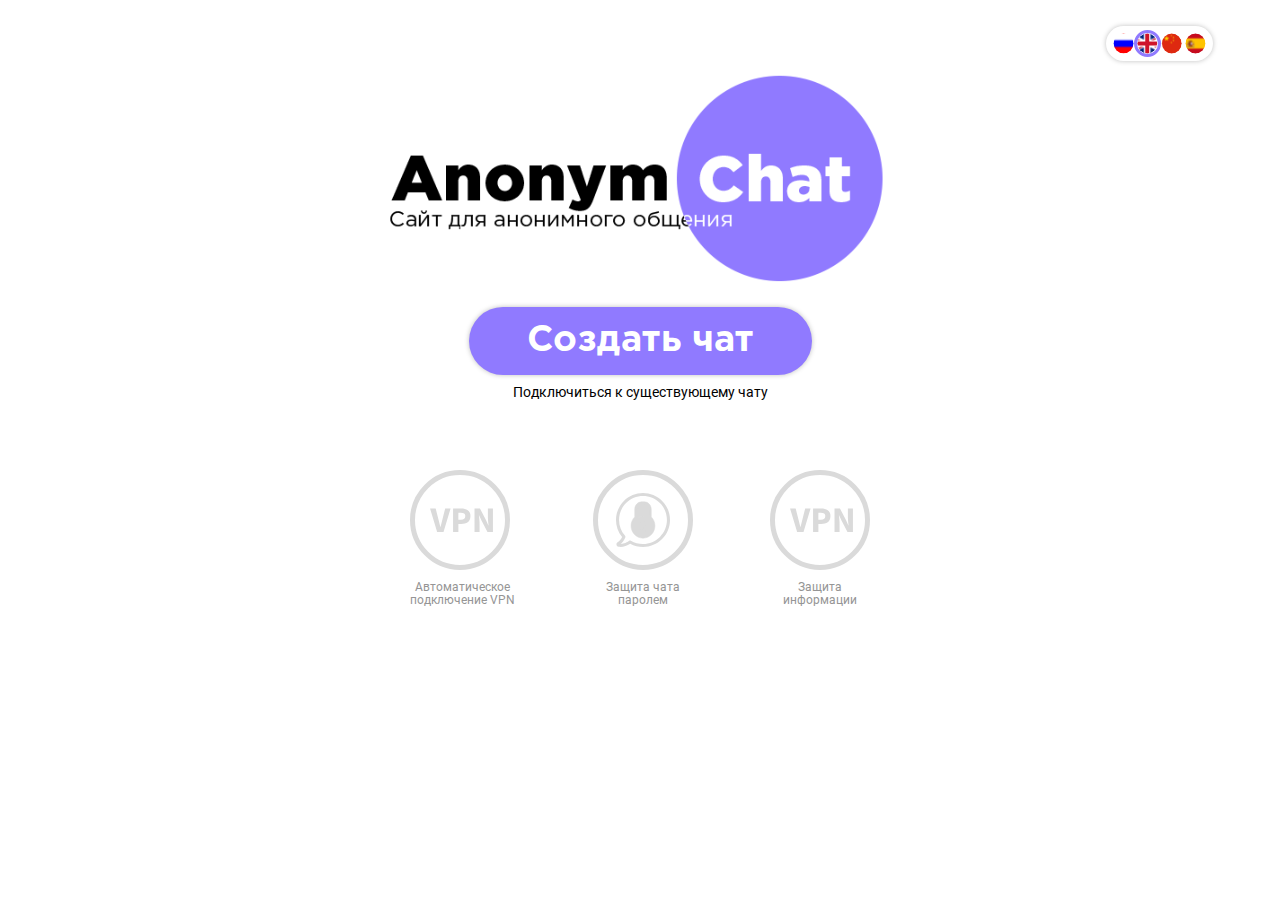
<file: index.html>
<!DOCTYPE html>
<html lang="en">

<head>
    <meta charset="UTF-8">
    <meta name="viewport" content="width=device-width, initial-scale=1.0">
    <!-- css -->
    <link rel="stylesheet" href="./assets/libs/bootstrap.min.css">
    <link rel="stylesheet" href="./assets/css/index.css">
    <link rel="stylesheet" href="./assets/css/main.css">
    <title>home page</title>
</head>

<body>
    <!-- lang start -->
    <div class="lang">
        <div class="main_container d-flex align-items-center justify-content-end">
            <div class="lang_in d-flex align-items-center">
                <button class="lang_btn d-flex align-items-center justify-content-center">
                    <img src="./assets/img/icons/flag1.svg" alt="flag">
                </button>
                <button class="lang_btn d-flex align-items-center justify-content-center active">
                    <img src="./assets/img/icons/flag2.svg" alt="flag">
                </button>
                <button class="lang_btn d-flex align-items-center justify-content-center">
                    <img src="./assets/img/icons/flag3.svg" alt="flag">
                </button>
                <button class="lang_btn d-flex align-items-center justify-content-center">
                    <img src="./assets/img/icons/flag4.svg" alt="flag">
                </button>
            </div>
        </div>
    </div>
    <!-- lang end -->
    <!-- create chat start -->
    <div class="create_chat d-flex justify-content-center">
        <div class="create_chat_in d-flex flex-column align-items-center">
            <div class="logo">
                <a href="#">
                    <img src="./assets/img/logo.svg" alt="logo">
                </a>
            </div>
            <div class="join_chat d-flex flex-column align-items-center">
                <button class="join_chat_btn modal_btn" data-filter="createchat">
                    <span>Создать чат</span>
                </button>
                <div class="join_existing_chat_btn modal_btn" data-filter="existingchat">Подключиться к существующему
                    чату</div>
            </div>
            <div class="create_chat_bottom d-flex justify-content-between position-relative">
                <div class="create_chat_bottom_item position-sm-relative">
                    <a class="create_chat_link">
                        <img src="./assets/img/icons/vpn.svg" alt="vpn">
                        <div class="description">Автоматическое <br> подключение VPN</div>
                    </a>
                    <div class="item_menu position-absolute">
                        Повседневная практика показывает, что постоянное информационно-пропагандистское обеспечение
                        нашей деятельности способствует подготовки и реализации направлений прогрессивного развития.
                        Товарищи! постоянный количественный рост
                    </div>
                </div>
                <div class="create_chat_bottom_item position-sm-relative">
                    <a class="create_chat_link d-flex flex-column align-items-center">
                        <img src="./assets/img/icons/parol.svg" alt="parol">
                        <div class="description">Защита чата <br> паролем</div>
                    </a>
                    <div class="item_menu item_menu_two position-absolute">
                        Повседневная практика показывает, что постоянное информационно-пропагандистское обеспечение
                        нашей деятельности способствует подготовки и реализации направлений прогрессивного развития.
                        Товарищи! постоянный количественный рост 222
                    </div>
                </div>
                <div class="create_chat_bottom_item position-sm-relative">
                    <a class="create_chat_link d-flex flex-column align-items-center">
                        <img src="./assets/img/icons/vpn.svg" alt="vpn">
                        <div class="description">Защита <br> информации</div>
                    </a>
                    <div class="item_menu position-absolute">
                        Повседневная практика показывает, что постоянное информационно-пропагандистское обеспечение
                        нашей деятельности способствует подготовки и реализации направлений прогрессивного развития.
                        Товарищи! постоянный количественный рост
                    </div>
                </div>
            </div>
        </div>
    </div>
    <!-- create chat end -->

    <!-- modal -->
    <div id="createchat" class="modal_wrapper create_chat_modal d-flex align-items-center">
        <div class="modal_in">
            <div class="head d-flex align-items-center justify-content-between">
                <span class="title">Создать чат</span>
                <button class="close_modal" data-filter="createchat">
                    <img src="./assets/img/icons/close.svg" alt="close">
                </button>
            </div>
            <div class="chat_link form_edit d-sm-flex align-items-center">
                <div class="label">Ссылка на чат</div>
                <div class="form_control d-flex align-items-stretch">
                    <input type="text" name="" id="chatlink" value="anonchat.ru/join/7eeF74e36R49ER4nMm"
                        placeholder="Введите название...">
                    <button class="chat_link_copy_btn d-flex align-items-center">
                        <img src="./assets/img/icons/copy.svg" alt="copy">
                        Копировать
                    </button>
                </div>
            </div>
            <div class="parol form_edit d-sm-flex align-items-center">
                <div class="label">Пароль</div>
                <div class="form_control d-flex align-items-stretch">
                    <input type="text" name="" id="parol" value="sadjiIDm4" placeholder="Введите пароль...">
                    <button class="parol_edit_btn d-flex align-items-center">
                        <img src="./assets/img/icons/pencil.svg" alt="pencil">
                    </button>
                </div>
            </div>
            <div class="form-check d-flex align-items-center justify-content-sm-start justify-content-center">
                <div class="left_block d-sm-block d-none"></div>
                <div class="d-flex align-items-center">
                    <input class="form-check-input" type="checkbox" value="" id="flexCheckDefault" checked>
                    <label class="form-check-label" for="flexCheckDefault">
                        Default checkbox
                    </label>
                </div>
            </div>
            <div class="modal_btns d-flex align-items-center justify-content-end">
                <a href="./chat.html" class="chat_go_btn">Перейти в чат</a>
                <button class="ready_btn">Готово</button>
            </div>
        </div>
    </div>
    <div id="existingchat" class="modal_wrapper existing_chat_join_modal d-flex align-items-center">
        <div class="modal_in">
            <div class="head d-flex align-items-center justify-content-between">
                <span class="title">Подключиться к существующему чату</span>
                <button class="close_modal" data-filter="existingchat">
                    <img src="./assets/img/icons/close.svg" alt="close">
                </button>
            </div>
            <div class="chat_link form_edit d-sm-flex align-items-center">
                <div class="label">Ссылка на чат</div>
                <div class="form_control d-flex align-items-stretch">
                    <input type="text" name="" id="chatlink2" placeholder="Введите название...">
                </div>
            </div>
            <div class="parol form_edit d-sm-flex align-items-center">
                <div class="label">Пароль</div>
                <div class="form_control d-flex align-items-stretch">
                    <input type="password" name="" id="parol2" placeholder="Введите пароль...">
                </div>
            </div>
            <div class="modal_btns d-flex align-items-center justify-content-end">
                <button class="add_btn">Добавить</button>
                <button class="cancel_btn close_modal" data-filter="existingchat">Отмена</button>
            </div>
        </div>
    </div>


    <!-- js -->
    <script src="./assets/libs/bootstrap.bundle.min.js"></script>
    <script src="./assets/js/app.js"></script>
</body>

</html>
</file>
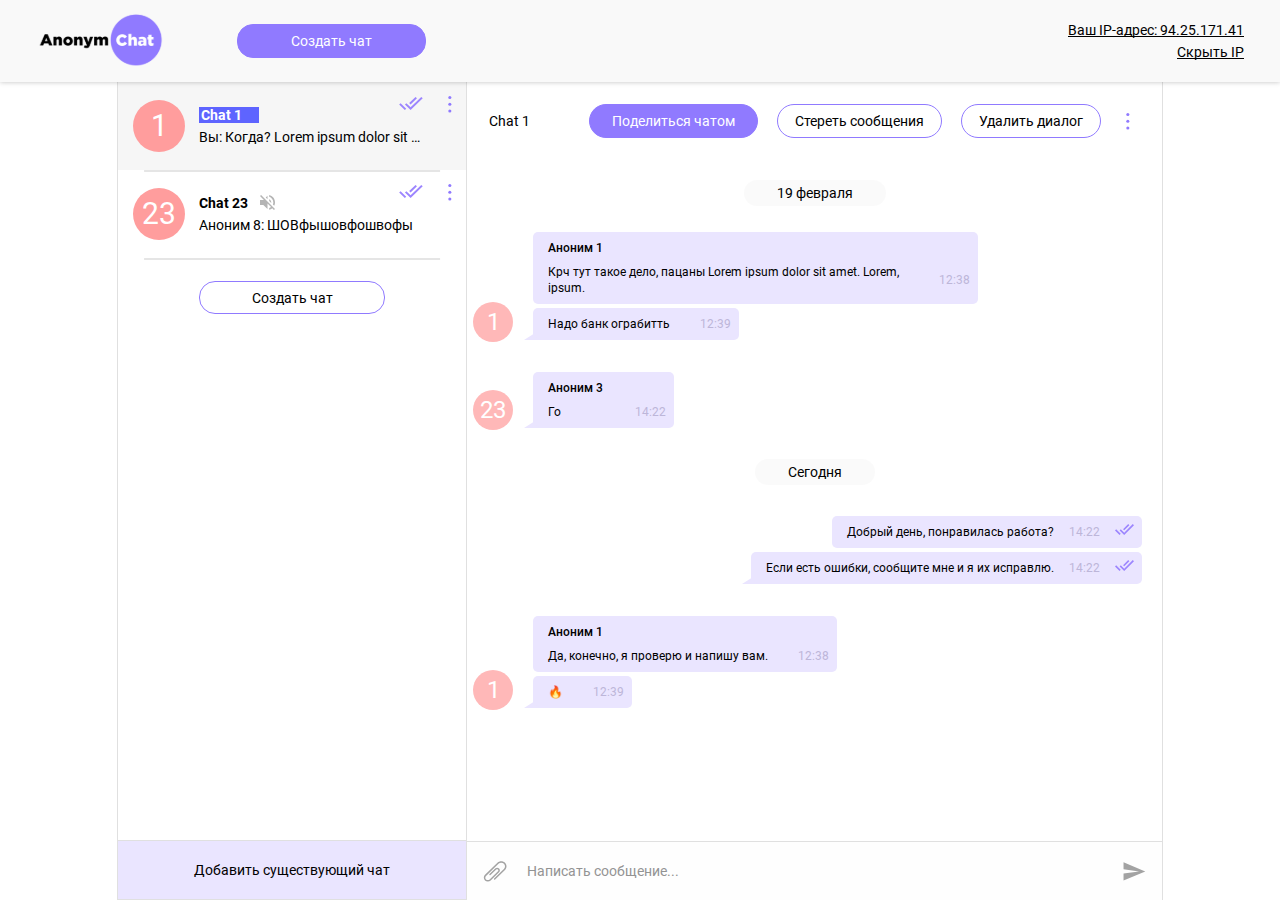
<file: chat.html>
<!DOCTYPE html>
<html lang="en">

<head>
    <meta charset="UTF-8">
    <meta name="viewport" content="width=device-width, initial-scale=1.0">
    <!-- css -->
    <link rel="stylesheet" href="./assets/libs/bootstrap.min.css">
    <link rel="stylesheet" href="./assets/css/main.css">
    <link rel="stylesheet" href="./assets/css/chat.css">
    <title>Chat</title>
</head>

<body>

    <header class="chat_header">
        <div class="main_container d-flex align-items-center justify-content-between">
            <div class="header_left_block d-flex align-items-center">
                <div class="logo">
                    <a href="./index.html">
                        <img src="./assets/img/chatlogo.svg" alt="chatlogo">
                    </a>
                </div>
                <button class="create_chat_btn modal_btn" data-filter="createchattwo">
                    Создать чат
                </button>
            </div>
            <div class="ip_adress d-sm-block d-none">
                Ваш IP-адрес: 94.25.171.41 <br>
                Скрыть IP
            </div>
        </div>
    </header>
    <main id="chat">
        <div class="main_container">
            <div class="chat_in d-flex align-items-start justify-content-between">
                <!-- <div class="chat_left_block d-sm-block d-none">

                </div> -->
                <!-- chatfolders start -->
                <div class="chatfolders position-relative">
                    <button class="burger_btn position-absolute">
                        <img height="18" src="./assets/img/burger.png" alt="burger">
                    </button>
                    <div class="chatfolders_in w-100">
                        <div class="chatfolder_item active d-flex align-items-center position-relative">
                            <div class="avatar d-flex align-items-center justify-content-center">
                                1
                            </div>
                            <div class="chat_info w-100">
                                <div class="chat_info_head d-flex justify-content-between">
                                    <div class="chat_name d-flex align-items-center">
                                        <div class="chat_name_val">
                                            Chat 1
                                        </div>
                                        <button class="sound_btn">
                                            <svg width="15" height="15" viewBox="0 0 15 15" fill="none"
                                                xmlns="http://www.w3.org/2000/svg">
                                                <path
                                                    d="M11.25 7.45855C11.25 5.96684 10.4167 4.72375 9.16667 4.14364V5.96684L11.25 8.03866C11.25 7.79004 11.25 7.62429 11.25 7.45855ZM13.3333 7.45855C13.3333 8.2044 13.1667 8.95026 12.9167 9.61324L14.1667 10.8563C14.75 9.86186 15 8.61877 15 7.37567C15 3.81215 12.5 0.828727 9.16667 0.0828727V1.8232C11.5833 2.65193 13.3333 4.80662 13.3333 7.45855ZM1.08333 0L0 1.07735L3.91667 4.97236H0V9.94473H3.33333L7.5 14.0884V8.53589L11.0833 12.0994C10.5 12.5138 9.91667 12.8453 9.16667 13.0939V14.8343C10.3333 14.5856 11.3333 14.0884 12.25 13.3425L13.9167 15L15 13.9227L7.5 6.46414L1.08333 0ZM7.5 0.828727L5.75 2.56906L7.5 4.30938V0.828727Z"
                                                    fill="#B4B4B4" />
                                            </svg>
                                        </button>
                                    </div>
                                    <div class="chat_info_head_right d-flex align-items-center position-absolute">
                                        <div class="chat_status">
                                            <svg width="24" height="13" viewBox="0 0 24 13" fill="none"
                                                xmlns="http://www.w3.org/2000/svg">
                                                <path
                                                    d="M17.979 1.35821L16.5618 0L10.1844 6.11194L11.6016 7.47015L17.979 1.35821ZM22.2306 0L11.6016 10.2836L7.34996 6.20895L5.93275 7.56716L11.6016 13L23.749 1.35821L22.2306 0ZM0.16275 7.56716L5.83156 13L7.24877 11.6418L1.57995 6.20895L0.16275 7.56716Z"
                                                    fill="#9C85FE" />
                                            </svg>
                                        </div>
                                        <div class="chatfolder_tools position-relative">
                                            <button class="tools_btn">
                                                <svg width="4" height="17" viewBox="0 0 4 17" fill="none"
                                                    xmlns="http://www.w3.org/2000/svg">
                                                    <ellipse cx="1.82254" cy="1.5" rx="1.53824" ry="1.5"
                                                        fill="#907AFF" />
                                                    <ellipse cx="1.82254" cy="8.25" rx="1.53824" ry="1.5"
                                                        fill="#907AFF" />
                                                    <ellipse cx="1.82254" cy="15" rx="1.53824" ry="1.5"
                                                        fill="#907AFF" />
                                                </svg>
                                            </button>
                                            <div
                                                class="tools_menu position-absolute d-flex flex-column justify-content-end">
                                                <div class="meni_option">
                                                    <a href="#">Поделиться чатом</a>
                                                </div>
                                                <div class="meni_option">
                                                    <a href="#">Переименовать</a>
                                                </div>
                                                <div class="meni_option">
                                                    <a href="#">Стереть сообщения</a>
                                                </div>
                                                <div class="meni_option">
                                                    <a href="#">Удалить чат</a>
                                                </div>
                                            </div>
                                        </div>
                                    </div>
                                </div>
                                <div class="chat_status_message">Вы: Когда? Lorem ipsum dolor sit amet. Lorem.</div>
                            </div>
                        </div>
                        <div class="chatfolder_item d-flex align-items-center ">
                            <div class="avatar d-flex align-items-center justify-content-center">
                                23
                            </div>
                            <div class="chat_info">
                                <div class="chat_info_head d-flex justify-content-between">
                                    <div class="chat_name d-flex align-items-center">
                                        <div class="chat_name_val">
                                            Chat 23
                                        </div>
                                        <button class="sound_btn">
                                            <svg width="15" height="15" viewBox="0 0 15 15" fill="none"
                                                xmlns="http://www.w3.org/2000/svg">
                                                <path
                                                    d="M11.25 7.45855C11.25 5.96684 10.4167 4.72375 9.16667 4.14364V5.96684L11.25 8.03866C11.25 7.79004 11.25 7.62429 11.25 7.45855ZM13.3333 7.45855C13.3333 8.2044 13.1667 8.95026 12.9167 9.61324L14.1667 10.8563C14.75 9.86186 15 8.61877 15 7.37567C15 3.81215 12.5 0.828727 9.16667 0.0828727V1.8232C11.5833 2.65193 13.3333 4.80662 13.3333 7.45855ZM1.08333 0L0 1.07735L3.91667 4.97236H0V9.94473H3.33333L7.5 14.0884V8.53589L11.0833 12.0994C10.5 12.5138 9.91667 12.8453 9.16667 13.0939V14.8343C10.3333 14.5856 11.3333 14.0884 12.25 13.3425L13.9167 15L15 13.9227L7.5 6.46414L1.08333 0ZM7.5 0.828727L5.75 2.56906L7.5 4.30938V0.828727Z"
                                                    fill="#B4B4B4" />
                                            </svg>
                                        </button>
                                    </div>
                                    <div class="chat_info_head_right d-flex align-items-center position-absolute">
                                        <div class="chat_status">
                                            <svg width="24" height="13" viewBox="0 0 24 13" fill="none"
                                                xmlns="http://www.w3.org/2000/svg">
                                                <path
                                                    d="M17.979 1.35821L16.5618 0L10.1844 6.11194L11.6016 7.47015L17.979 1.35821ZM22.2306 0L11.6016 10.2836L7.34996 6.20895L5.93275 7.56716L11.6016 13L23.749 1.35821L22.2306 0ZM0.16275 7.56716L5.83156 13L7.24877 11.6418L1.57995 6.20895L0.16275 7.56716Z"
                                                    fill="#9C85FE" />
                                            </svg>
                                        </div>
                                        <div class="chatfolder_tools position-relative">
                                            <button class="tools_btn">
                                                <svg width="4" height="17" viewBox="0 0 4 17" fill="none"
                                                    xmlns="http://www.w3.org/2000/svg">
                                                    <ellipse cx="1.82254" cy="1.5" rx="1.53824" ry="1.5"
                                                        fill="#907AFF" />
                                                    <ellipse cx="1.82254" cy="8.25" rx="1.53824" ry="1.5"
                                                        fill="#907AFF" />
                                                    <ellipse cx="1.82254" cy="15" rx="1.53824" ry="1.5"
                                                        fill="#907AFF" />
                                                </svg>
                                            </button>
                                            <div
                                                class="tools_menu position-absolute d-flex flex-column justify-content-end">
                                                <div class="meni_option">
                                                    <a href="#">Поделиться чатом</a>
                                                </div>
                                                <div class="meni_option">
                                                    <a href="#">Переименовать</a>
                                                </div>
                                                <div class="meni_option">
                                                    <a href="#">Стереть сообщения</a>
                                                </div>
                                                <div class="meni_option">
                                                    <a href="#">Удалить чат</a>
                                                </div>
                                            </div>
                                        </div>
                                    </div>
                                </div>
                                <div class="chat_status_message">Аноним 8: ШОВфышовфошвофы</div>
                            </div>
                        </div>
                        <div class="create_chat modal_btn d-flex align-items-center justify-content-center"
                            data-filter="createchattwo">
                            <button class="create_chat_btn  d-flex align-items-center justify-content-center">
                                Создать чат
                            </button>
                        </div>
                    </div>
                    <div class="add_existing_chat modal_btn w-100 position-absolute" data-filter="existingchattwo">
                        Добавить существующий чат
                    </div>
                </div>
                <!-- chatfolders end -->

                <!-- messages layout start -->
                <div class="messages_layout position-relative">
                    <!-- messages layout header start -->
                    <div
                        class="messages_layout_header d-flex align-items-center justify-content-between position-relative">
                        <div class="chat_name">Chat 1</div>
                        <div class="messages_layout_header_btn d-flex align-items-center justify-content-between">
                            <div class="messages_layout_header_settings_wrapper position-relative">
                                <button class="settings_btn">
                                    <img height="28" src="./assets/img/icons/settings.png" alt="settings">
                                </button>
                                <div
                                    class="messages_layout_header_settings d-flex align-items-center justify-content-between">
                                    <button class="share_chat_btn">Поделиться чатом</button>
                                    <button class="erase_messages_btn">Стереть сообщения</button>
                                    <button class="delete_chat_btn">Удалить диалог</button>
                                </div>
                            </div>
                            <div class="header_tools position-relative">
                                <button class="tools_btn" id="message-layout">
                                    <svg width="4" height="17" viewBox="0 0 4 17" fill="none"
                                        xmlns="http://www.w3.org/2000/svg">
                                        <ellipse cx="1.82254" cy="1.5" rx="1.53824" ry="1.5" fill="#907AFF" />
                                        <ellipse cx="1.82254" cy="8.25" rx="1.53824" ry="1.5" fill="#907AFF" />
                                        <ellipse cx="1.82254" cy="15" rx="1.53824" ry="1.5" fill="#907AFF" />
                                    </svg>
                                </button>
                                <div class="tools_menu position-absolute d-flex flex-column justify-content-end"
                                    data-filter="message-layout">
                                    <div class="meni_option">
                                        <a href="#">Отключить уведомления</a>
                                    </div>
                                    <div class="meni_option">
                                        <a href="#">Поиск по истории чата</a>
                                    </div>
                                    <div class="meni_option">
                                        <a href="#">Покинуть чат</a>
                                    </div>
                                </div>
                            </div>
                        </div>
                    </div>
                    <!-- messages layout header end -->

                    <!-- message list start -->
                    <div class="message_list w-100">
                        <div class="message_list_container d-flex flex-column justify-content-end w-100">
                            <div
                                class="sticky_date_container d-flex align-items-center justify-content-center position-sticky">
                                <div class="sticky_date">
                                    19 февраля
                                </div>
                            </div>
                            <div class="message_list_wrapper">
                                <div class="message_list_item d-flex align-items-end">
                                    <div class="avatar d-flex align-items-center justify-content-center">
                                        1
                                    </div>
                                    <div class="message_list_item_in_wrapper">
                                        <div class="list_container">
                                            <input type="checkbox" id="" class="checkbox d-none">
                                            <div
                                                class="message_list_item_in d-flex align-items-center position-relative">
                                                <div class="message_content_wrapper position-relative">
                                                    <div
                                                        class="message_content_wrapper_top d-flex align-items-center justify-content-between">
                                                        <div class="user_name">Аноним 1</div>
                                                        <button class="answer">
                                                            Ответить
                                                        </button>
                                                    </div>
                                                    <div
                                                        class="message_content_wrapper_bottom d-flex align-items-center justify-content-between">
                                                        <div class="message_content">
                                                            Крч тут такое дело, пацаны Lorem ipsum dolor sit amet.
                                                            Lorem,
                                                            ipsum.
                                                        </div>
                                                        <div
                                                            class="message_meta d-flex align-items-center justify-content-end">
                                                            <div class="message_time">12:38</div>
                                                        </div>
                                                    </div>
                                                </div>
                                                <div class="check_box">
                                                    <svg width="15" height="15" viewBox="0 0 15 15" fill="none"
                                                        xmlns="http://www.w3.org/2000/svg">
                                                        <g clip-path="url(#clip0_111_404)">
                                                            <path
                                                                d="M7.5 0C3.375 0 0 3.375 0 7.5C0 11.625 3.375 15 7.5 15C11.625 15 15 11.625 15 7.5C15 3.375 11.625 0 7.5 0ZM6 11.25L2.25 7.5L3.3 6.45L6 9.15L11.7 3.45L12.75 4.5L6 11.25Z"
                                                                fill="#E4DDFF" />
                                                        </g>
                                                        <defs>
                                                            <clipPath id="clip0_111_404">
                                                                <rect width="15" height="15" fill="white" />
                                                            </clipPath>
                                                        </defs>
                                                    </svg>
                                                </div>
                                            </div>
                                        </div>
                                        <div class="list_container">
                                            <input type="checkbox" id="" class="checkbox d-none">
                                            <div
                                                class="message_list_item_in d-flex align-items-center position-relative">
                                                <div class="message_content_wrapper position-relative">
                                                    <div
                                                        class="message_content_wrapper_bottom d-flex align-items-center justify-content-between">
                                                        <div class="message_content">
                                                            Надо банк ограбитть
                                                        </div>
                                                        <div
                                                            class="message_meta d-flex align-items-center justify-content-end">
                                                            <div class="message_time">12:39</div>
                                                        </div>
                                                    </div>
                                                </div>
                                                <div class="check_box">
                                                    <svg width="15" height="15" viewBox="0 0 15 15" fill="none"
                                                        xmlns="http://www.w3.org/2000/svg">
                                                        <g clip-path="url(#clip0_111_404)">
                                                            <path
                                                                d="M7.5 0C3.375 0 0 3.375 0 7.5C0 11.625 3.375 15 7.5 15C11.625 15 15 11.625 15 7.5C15 3.375 11.625 0 7.5 0ZM6 11.25L2.25 7.5L3.3 6.45L6 9.15L11.7 3.45L12.75 4.5L6 11.25Z"
                                                                fill="#E4DDFF" />
                                                        </g>
                                                        <defs>
                                                            <clipPath id="clip0_111_404">
                                                                <rect width="15" height="15" fill="white" />
                                                            </clipPath>
                                                        </defs>
                                                    </svg>
                                                </div>
                                            </div>
                                        </div>
                                    </div>
                                </div>
                            </div>
                            <div class="message_list_wrapper">
                                <div class="message_list_item d-flex align-items-end">
                                    <div class="avatar d-flex align-items-center justify-content-center">
                                        23
                                    </div>
                                    <div class="message_list_item_in_wrapper">
                                        <div class="list_container">
                                            <input type="checkbox" id="" class="checkbox d-none">
                                            <div
                                                class="message_list_item_in d-flex align-items-center position-relative">
                                                <div class="message_content_wrapper position-relative">
                                                    <div
                                                        class="message_content_wrapper_top d-flex align-items-center justify-content-between">
                                                        <div class="user_name">Аноним 3</div>
                                                        <button class="answer">
                                                            Ответить
                                                        </button>
                                                    </div>
                                                    <div
                                                        class="message_content_wrapper_bottom d-flex align-items-center justify-content-between">
                                                        <div class="message_content">
                                                            Го
                                                        </div>
                                                        <div
                                                            class="message_meta d-flex align-items-center justify-content-end">
                                                            <div class="message_time">14:22</div>
                                                        </div>
                                                    </div>
                                                </div>
                                                <div class="check_box">
                                                    <svg width="15" height="15" viewBox="0 0 15 15" fill="none"
                                                        xmlns="http://www.w3.org/2000/svg">
                                                        <g clip-path="url(#clip0_111_404)">
                                                            <path
                                                                d="M7.5 0C3.375 0 0 3.375 0 7.5C0 11.625 3.375 15 7.5 15C11.625 15 15 11.625 15 7.5C15 3.375 11.625 0 7.5 0ZM6 11.25L2.25 7.5L3.3 6.45L6 9.15L11.7 3.45L12.75 4.5L6 11.25Z"
                                                                fill="#E4DDFF" />
                                                        </g>
                                                        <defs>
                                                            <clipPath id="clip0_111_404">
                                                                <rect width="15" height="15" fill="white" />
                                                            </clipPath>
                                                        </defs>
                                                    </svg>
                                                </div>
                                            </div>
                                        </div>
                                    </div>
                                </div>
                            </div>
                            <div
                                class="sticky_date_container d-flex align-items-center justify-content-center position-sticky">
                                <div class="sticky_date">
                                    Сегодня
                                </div>
                            </div>
                            <div class="message_list_wrapper correspondence">
                                <div class="message_list_item d-flex align-items-end justify-content-end">
                                    <div class="message_list_item_in_wrapper">
                                        <div class="list_container">
                                            <input type="checkbox" id="" class="checkbox d-none">
                                            <div
                                                class="message_list_item_in d-flex align-items-center position-relative">
                                                <div class="check_box">
                                                    <svg width="15" height="15" viewBox="0 0 15 15" fill="none"
                                                        xmlns="http://www.w3.org/2000/svg">
                                                        <g clip-path="url(#clip0_111_404)">
                                                            <path
                                                                d="M7.5 0C3.375 0 0 3.375 0 7.5C0 11.625 3.375 15 7.5 15C11.625 15 15 11.625 15 7.5C15 3.375 11.625 0 7.5 0ZM6 11.25L2.25 7.5L3.3 6.45L6 9.15L11.7 3.45L12.75 4.5L6 11.25Z"
                                                                fill="#E4DDFF" />
                                                        </g>
                                                        <defs>
                                                            <clipPath id="clip0_111_404">
                                                                <rect width="15" height="15" fill="white" />
                                                            </clipPath>
                                                        </defs>
                                                    </svg>
                                                </div>
                                                <div class="message_content_wrapper position-relative">
                                                    <div
                                                        class="message_content_wrapper_bottom d-flex align-items-center justify-content-between">
                                                        <div class="message_content w-100">
                                                            Добрый день, понравилась работа?
                                                        </div>
                                                        <div
                                                            class="message_meta d-flex align-items-center justify-content-end">
                                                            <div class="message_time">14:22</div>
                                                        </div>
                                                        <div class="message_status">
                                                            <svg width="19" height="11" viewBox="0 0 19 11" fill="none"
                                                                xmlns="http://www.w3.org/2000/svg">
                                                                <path
                                                                    d="M14.352 1.17825L13.2103 0.0366211L8.07298 5.17397L9.21461 6.3156L14.352 1.17825ZM17.7768 0.0366211L9.21458 8.68041L5.78968 5.25551L4.64804 6.39714L9.21458 10.9637L19 1.17825L17.7768 0.0366211ZM0 6.39714L4.56653 10.9637L5.70816 9.82204L1.14163 5.25551L0 6.39714Z"
                                                                    fill="#9C85FE" />
                                                            </svg>
                                                        </div>
                                                    </div>
                                                </div>
                                            </div>
                                        </div>
                                        <div class="list_container">
                                            <input type="checkbox" id="" class="checkbox d-none">
                                            <div
                                                class="message_list_item_in d-flex align-items-center position-relative">
                                                <div class="check_box">
                                                    <svg width="15" height="15" viewBox="0 0 15 15" fill="none"
                                                        xmlns="http://www.w3.org/2000/svg">
                                                        <g clip-path="url(#clip0_111_404)">
                                                            <path
                                                                d="M7.5 0C3.375 0 0 3.375 0 7.5C0 11.625 3.375 15 7.5 15C11.625 15 15 11.625 15 7.5C15 3.375 11.625 0 7.5 0ZM6 11.25L2.25 7.5L3.3 6.45L6 9.15L11.7 3.45L12.75 4.5L6 11.25Z"
                                                                fill="#E4DDFF" />
                                                        </g>
                                                        <defs>
                                                            <clipPath id="clip0_111_404">
                                                                <rect width="15" height="15" fill="white" />
                                                            </clipPath>
                                                        </defs>
                                                    </svg>
                                                </div>
                                                <div class="message_content_wrapper position-relative">
                                                    <div
                                                        class="message_content_wrapper_bottom d-flex align-items-center justify-content-between">
                                                        <div class="message_content w-100">
                                                            Если есть ошибки, сообщите мне и я их исправлю.
                                                        </div>
                                                        <div
                                                            class="message_meta d-flex align-items-center justify-content-end">
                                                            <div class="message_time">14:22</div>
                                                        </div>
                                                        <div class="message_status">
                                                            <svg width="19" height="11" viewBox="0 0 19 11" fill="none"
                                                                xmlns="http://www.w3.org/2000/svg">
                                                                <path
                                                                    d="M14.352 1.17825L13.2103 0.0366211L8.07298 5.17397L9.21461 6.3156L14.352 1.17825ZM17.7768 0.0366211L9.21458 8.68041L5.78968 5.25551L4.64804 6.39714L9.21458 10.9637L19 1.17825L17.7768 0.0366211ZM0 6.39714L4.56653 10.9637L5.70816 9.82204L1.14163 5.25551L0 6.39714Z"
                                                                    fill="#9C85FE" />
                                                            </svg>
                                                        </div>
                                                    </div>
                                                </div>
                                            </div>
                                        </div>
                                    </div>
                                </div>
                            </div>
                            <div class="message_list_wrapper">
                                <div class="message_list_item d-flex align-items-end">
                                    <div class="avatar d-flex align-items-center justify-content-center">
                                        1
                                    </div>
                                    <div class="message_list_item_in_wrapper">
                                        <div class="list_container">
                                            <input type="checkbox" id="" class="checkbox d-none">
                                            <div
                                                class="message_list_item_in d-flex align-items-center position-relative">
                                                <div class="message_content_wrapper position-relative">
                                                    <div
                                                        class="message_content_wrapper_top d-flex align-items-center justify-content-between">
                                                        <div class="user_name">Аноним 1</div>
                                                        <button class="answer">
                                                            Ответить
                                                        </button>
                                                    </div>
                                                    <div
                                                        class="message_content_wrapper_bottom d-flex align-items-center justify-content-between">
                                                        <div class="message_content">
                                                            Да, конечно, я проверю и напишу вам.
                                                        </div>
                                                        <div
                                                            class="message_meta d-flex align-items-center justify-content-end">
                                                            <div class="message_time">12:38</div>
                                                        </div>
                                                    </div>
                                                </div>
                                                <div class="check_box">
                                                    <svg width="15" height="15" viewBox="0 0 15 15" fill="none"
                                                        xmlns="http://www.w3.org/2000/svg">
                                                        <g clip-path="url(#clip0_111_404)">
                                                            <path
                                                                d="M7.5 0C3.375 0 0 3.375 0 7.5C0 11.625 3.375 15 7.5 15C11.625 15 15 11.625 15 7.5C15 3.375 11.625 0 7.5 0ZM6 11.25L2.25 7.5L3.3 6.45L6 9.15L11.7 3.45L12.75 4.5L6 11.25Z"
                                                                fill="#E4DDFF" />
                                                        </g>
                                                        <defs>
                                                            <clipPath id="clip0_111_404">
                                                                <rect width="15" height="15" fill="white" />
                                                            </clipPath>
                                                        </defs>
                                                    </svg>
                                                </div>
                                            </div>
                                        </div>
                                        <div class="list_container">
                                            <input type="checkbox" id="" class="checkbox d-none">
                                            <div
                                                class="message_list_item_in d-flex align-items-center position-relative">
                                                <div class="message_content_wrapper position-relative">
                                                    <div
                                                        class="message_content_wrapper_bottom d-flex align-items-center justify-content-between">
                                                        <div class="message_content">
                                                            🔥
                                                        </div>
                                                        <div
                                                            class="message_meta d-flex align-items-center justify-content-end">
                                                            <div class="message_time">12:39</div>
                                                        </div>
                                                    </div>
                                                </div>
                                                <div class="check_box">
                                                    <svg width="15" height="15" viewBox="0 0 15 15" fill="none"
                                                        xmlns="http://www.w3.org/2000/svg">
                                                        <g clip-path="url(#clip0_111_404)">
                                                            <path
                                                                d="M7.5 0C3.375 0 0 3.375 0 7.5C0 11.625 3.375 15 7.5 15C11.625 15 15 11.625 15 7.5C15 3.375 11.625 0 7.5 0ZM6 11.25L2.25 7.5L3.3 6.45L6 9.15L11.7 3.45L12.75 4.5L6 11.25Z"
                                                                fill="#E4DDFF" />
                                                        </g>
                                                        <defs>
                                                            <clipPath id="clip0_111_404">
                                                                <rect width="15" height="15" fill="white" />
                                                            </clipPath>
                                                        </defs>
                                                    </svg>
                                                </div>
                                            </div>
                                        </div>
                                    </div>
                                </div>
                            </div>
                        </div>
                    </div>
                    <!-- message list end -->
                    <!-- messages composer start -->
                    <div class="messages_composer position-absolute">
                        <form onsubmit="event.preventDefault()"
                            class="messages_composer_form d-flex align-items-center justify-content-between">
                            <div class="composer_file_input">
                                <label for="sendfile">
                                    <img src="./assets/img/icons/file.svg" alt="file">
                                    <input class="d-none" type="file" id="sendfile">
                                </label>
                            </div>
                            <div class="message_send_text w-100">
                                <input id="sendmessage" class="w-100" type="text" placeholder="Написать сообщение...">
                            </div>
                            <button class="send_message_btn">
                                <svg width="23" height="19" viewBox="0 0 23 19" fill="none"
                                    xmlns="http://www.w3.org/2000/svg">
                                    <path
                                        d="M0.536194 18.595L22.2553 9.37758L0.536194 0.160156V7.32926L16.0499 9.37758L0.536194 11.4259V18.595Z"
                                        fill="#A3A3A3" />
                                </svg>
                            </button>
                        </form>
                    </div>
                    <!-- messages composer end -->

                    <!-- message answer bubble start -->
                    <div
                        class="message_answer_bubble d-flex align-items-center justify-content-between position-absolute w-100">
                        <div class="message_info d-flex align-items-center">
                            <div class="answer_icon">
                                <svg width="22" height="18" viewBox="0 0 22 18" fill="none"
                                    xmlns="http://www.w3.org/2000/svg">
                                    <path
                                        d="M8.55554 4.79998V0L0 8.39998L8.55554 16.8V11.88C14.6667 11.88 18.9445 13.8 22 18C20.7778 12 17.1111 6.00002 8.55554 4.79998Z"
                                        fill="#B4B4B4" />
                                </svg>
                            </div>
                            <div class="message_info_in">
                                <div class="user_name">Аноним 1</div>
                                <div class="message">Крч тут такое дело, пацаны</div>
                            </div>
                        </div>
                        <button class="close_bubble">
                            <svg width="18" height="18" viewBox="0 0 18 18" fill="none"
                                xmlns="http://www.w3.org/2000/svg">
                                <path
                                    d="M18 1.8L16.2 0L9 7.2L1.8 0L0 1.8L7.2 9L0 16.2L1.8 18L9 10.8L16.2 18L18 16.2L10.8 9L18 1.8Z"
                                    fill="#B4B4B4" />
                            </svg>
                        </button>
                    </div>
                    <!-- message answer bubble end -->
                    <!-- message bubble start -->
                    <div class="message_bubble w-100 d-flex justify-content-center position-absolute">
                        <button class="forword_btn modal_btn" data-filter="sharechattwo">Переслать</button>
                        <button class="answer_btn">Ответить</button>
                        <button class="message_delete_btn">Удалить</button>
                    </div>
                    <!-- message bubble end -->
                </div>
                <!-- messages layout end-->

                <!-- <div class="chat_right_block ">

                </div> -->
            </div>
        </div>
    </main>


    <!-- modal -->
    <div id="createchattwo" class="modal_wrapper create_chat_modal d-flex align-items-center">
        <div class="modal_in">
            <div class="head d-flex align-items-center justify-content-between">
                <span class="title">Создать чат</span>
                <button class="close_modal" data-filter="createchattwo">
                    <img src="./assets/img/icons/close.svg" alt="close">
                </button>
            </div>
            <div class="chat_link form_edit d-sm-flex align-items-center">
                <div class="label">Ссылка на чат</div>
                <div class="form_control d-flex align-items-stretch">
                    <input class="chatlink_input" type="text" name="" id="chatlink2"
                        value="anonchat.ru/join/7eeF74e36R49ER4nMm" placeholder="Введите название...">
                    <button class="chat_link_copy_btn d-flex align-items-center" data-filter="chatlink2">
                        <img src="./assets/img/icons/copy.svg" alt="copy">
                        Копировать
                    </button>
                </div>
            </div>
            <div class="parol form_edit d-sm-flex align-items-center">
                <div class="label">Пароль</div>
                <div class="form_control d-flex align-items-stretch">
                    <input type="text" name="" id="parol2" value="sadjiIDm4" placeholder="Введите пароль...">
                    <button class="parol_edit_btn d-flex align-items-center">
                        <img src="./assets/img/icons/pencil.svg" alt="pencil">
                    </button>
                </div>
            </div>
            <div class="form-check d-flex align-items-center justify-content-sm-start justify-content-center">
                <div class="left_block d-sm-block d-none"></div>
                <div class="d-flex align-items-center">
                    <input class="form-check-input" type="checkbox" value="" id="flexCheckDefault" checked>
                    <label class="form-check-label" for="flexCheckDefault">
                        Требовать пароль при входе
                    </label>
                </div>
            </div>
            <div class="modal_btns d-flex align-items-center justify-content-end">
                <button class="chat_go_btn">Перейти в чат</button>
                <button class="ready_btn">Готово</button>
            </div>
        </div>
    </div>
    <div id="sharechattwo" class="modal_wrapper share_chat_modal d-flex align-items-center">
        <div class="modal_in">
            <div class="head d-flex align-items-center justify-content-between">
                <span class="title">Поделиться чатом</span>
                <button class="close_modal" data-filter="sharechattwo">
                    <img src="./assets/img/icons/close.svg" alt="close">
                </button>
            </div>
            <div class="chat_link form_edit d-sm-flex align-items-center">
                <div class="label">Ссылка на чат</div>
                <div class="form_control d-flex align-items-stretch">
                    <input class="chatlink_input" type="text" name="" id="chatlinkshare"
                        value="anonchat.ru/join/7eeF74e36R49ER4nMm" placeholder="Введите название...">
                    <button class="chat_link_copy_btn d-flex align-items-center" data-filter="chatlink2">
                        <img src="./assets/img/icons/copy.svg" alt="copy">
                        Копировать
                    </button>
                </div>
            </div>
            <div class="parol form_edit d-sm-flex align-items-center">
                <div class="label">Пароль</div>
                <div class="form_control d-flex align-items-stretch">
                    <input class="parol" type="text" name="" id="parolshare" value="sadjiIDm4"
                        placeholder="Введите пароль...">
                    <button class="parol_edit_btn d-flex align-items-center">
                        <img src="./assets/img/icons/pencil.svg" alt="pencil">
                    </button>
                </div>
            </div>
        </div>
    </div>
    <div id="existingchattwo" class="modal_wrapper existing_chat_join_modal d-flex align-items-center">
        <div class="modal_in">
            <div class="head d-flex align-items-center justify-content-between">
                <span class="title">Добавить существующий чат</span>
                <button class="close_modal" data-filter="existingchattwo">
                    <img src="./assets/img/icons/close.svg" alt="close">
                </button>
            </div>
            <div class="chat_link form_edit d-sm-flex align-items-center">
                <div class="label">Ссылка на чат</div>
                <div class="form_control d-flex align-items-stretch">
                    <input type="text" name="" id="chatlink3" placeholder="Введите название...">
                </div>
            </div>
            <div class="parol form_edit d-sm-flex align-items-center">
                <div class="label">Пароль</div>
                <div class="form_control d-flex align-items-stretch">
                    <input type="password" name="" id="parol3" placeholder="Введите пароль...">
                </div>
            </div>
            <div class="modal_btns d-flex align-items-center justify-content-end">
                <button class="add_btn">Добавить</button>
                <button class="cancel_btn close_modal" data-filter="existingchattwo">Отмена</button>
            </div>
        </div>
    </div>


    <!-- js -->
    <script src="./assets/libs/bootstrap.bundle.min.js"></script>
    <script src="./assets/js/app.js"></script>
</body>

</html>
</file>
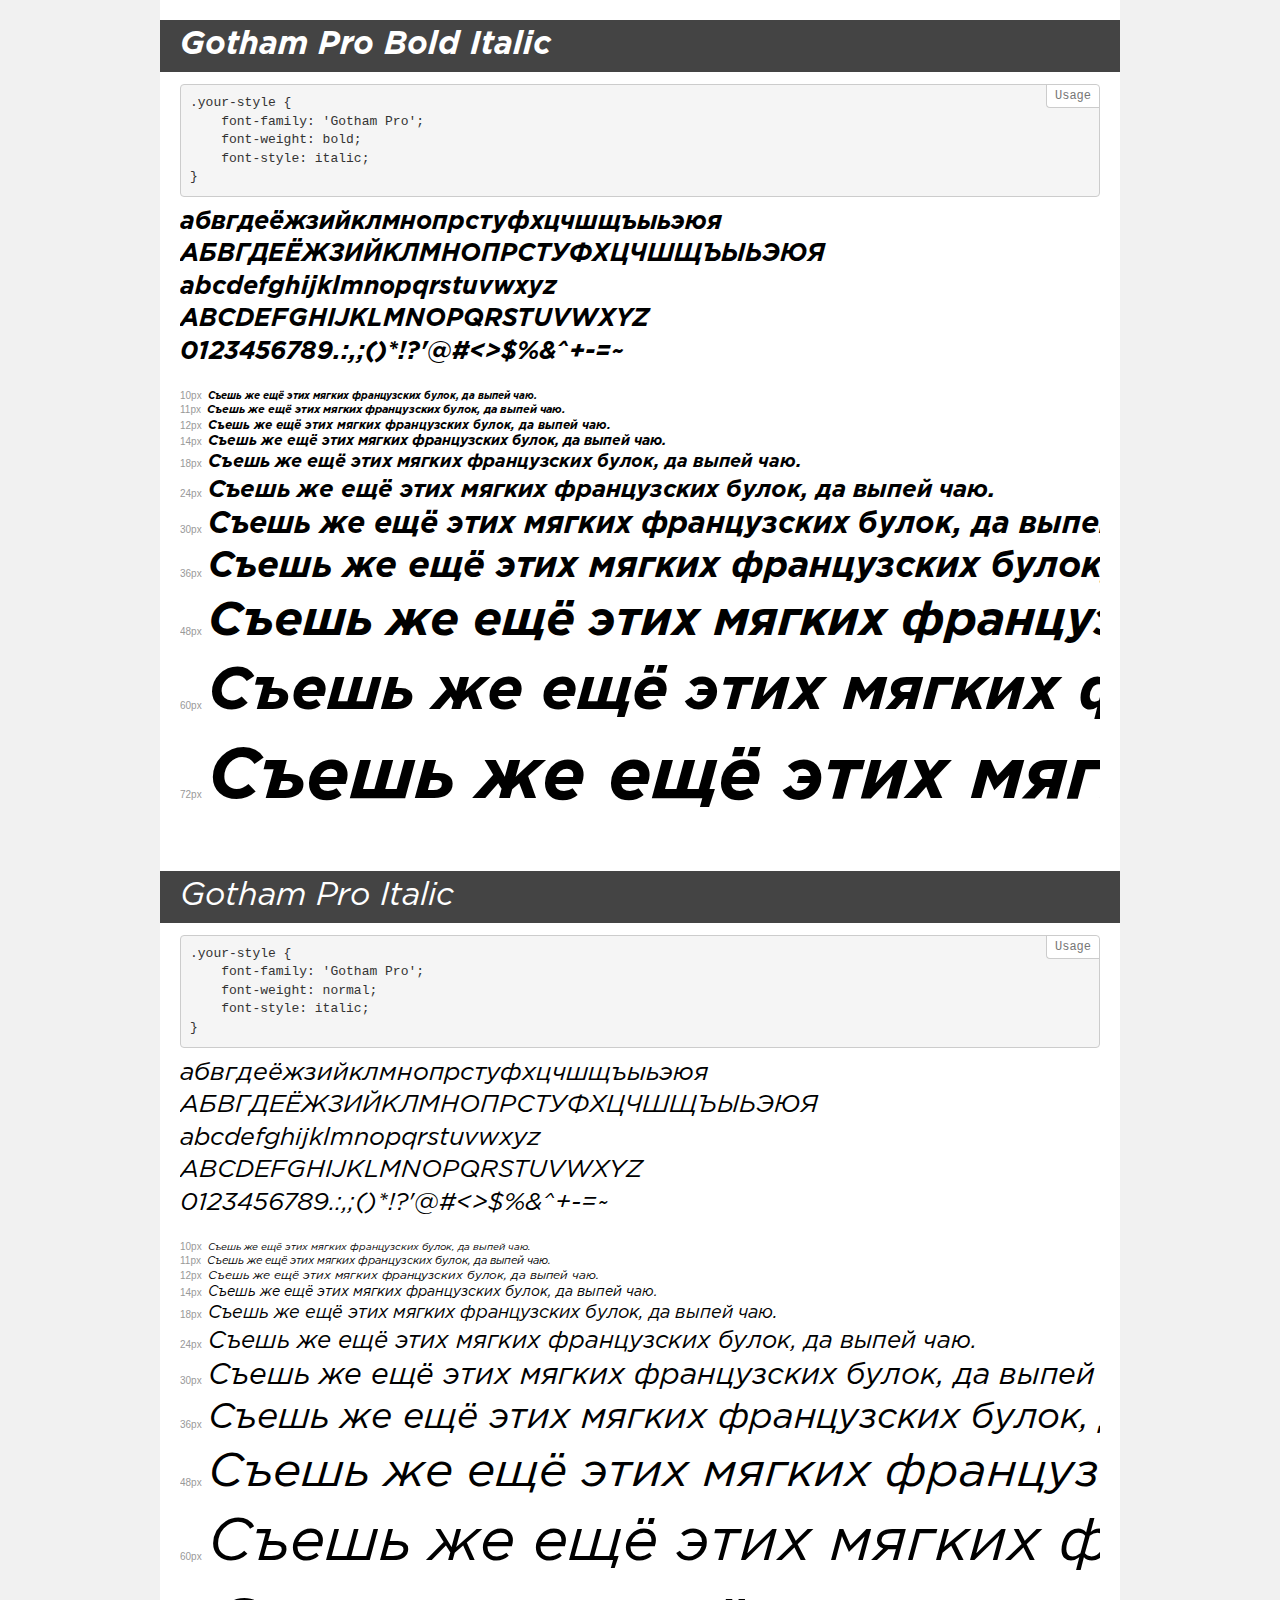
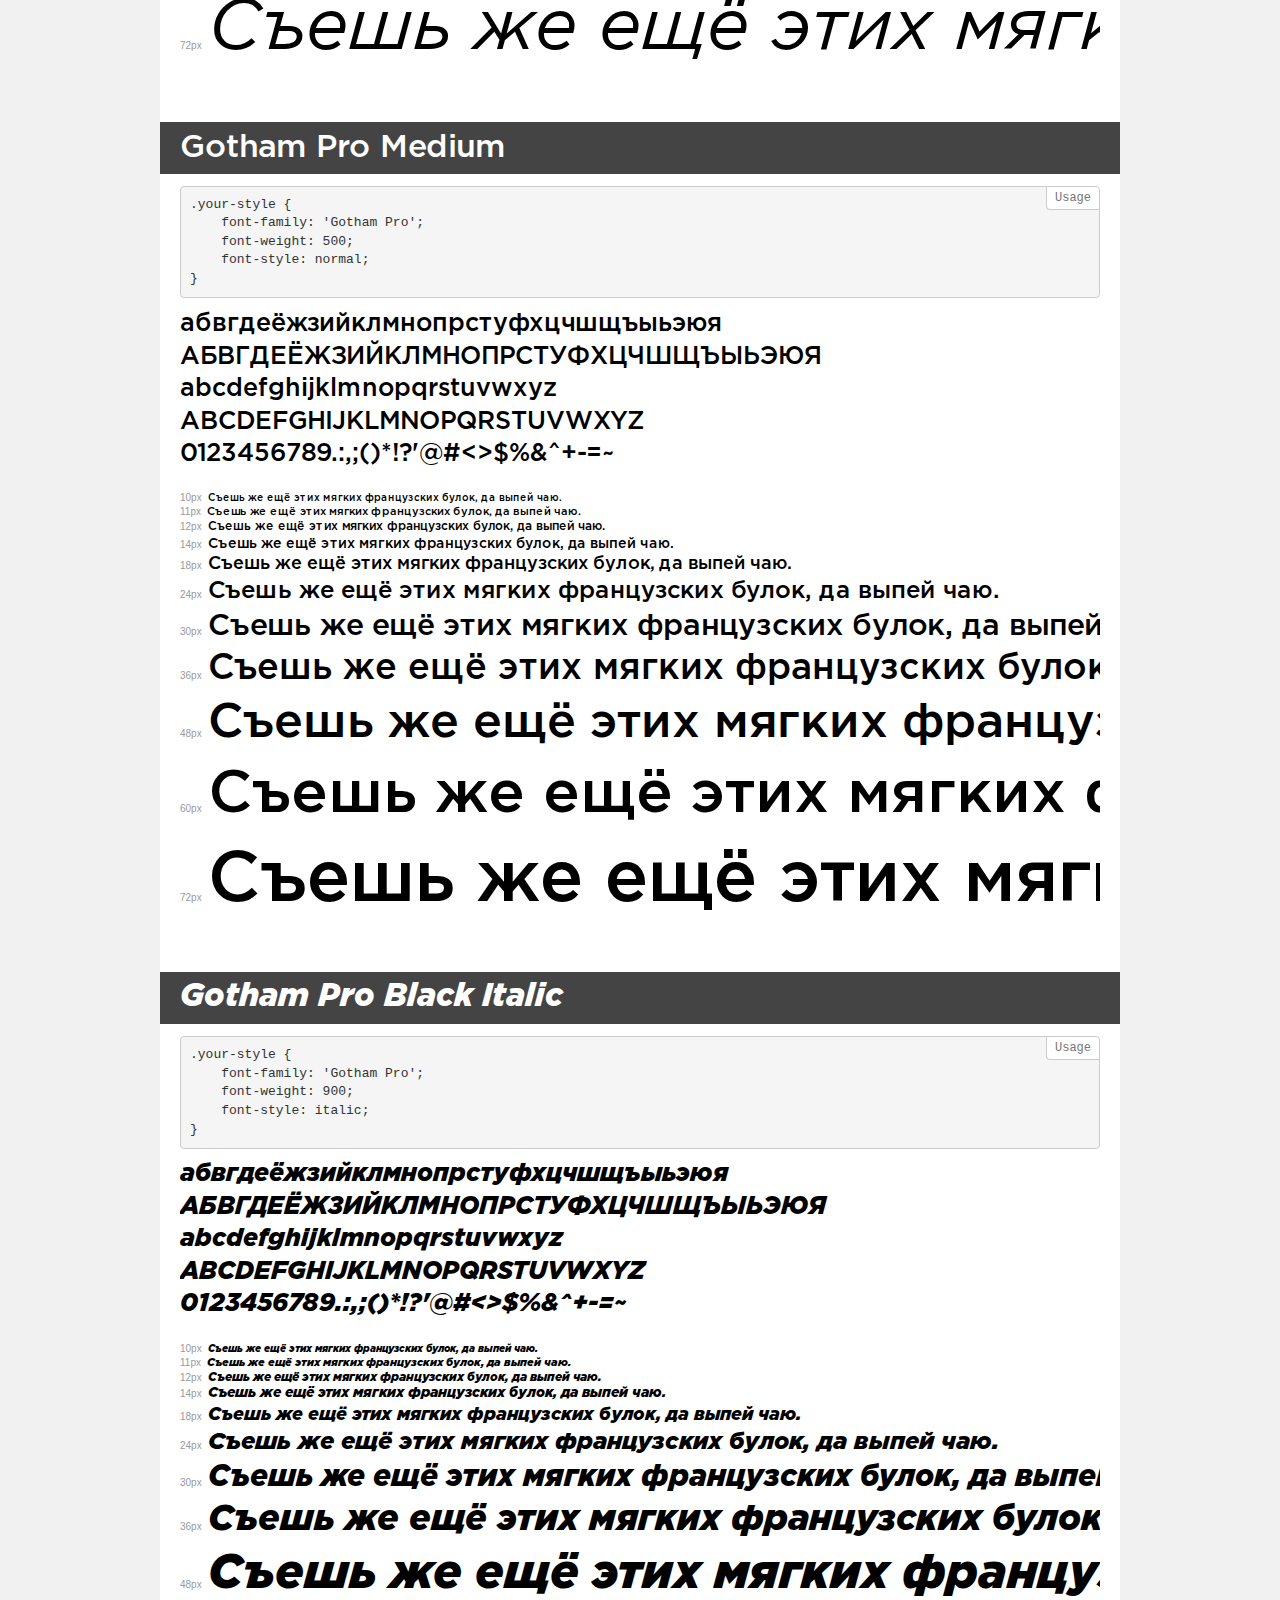
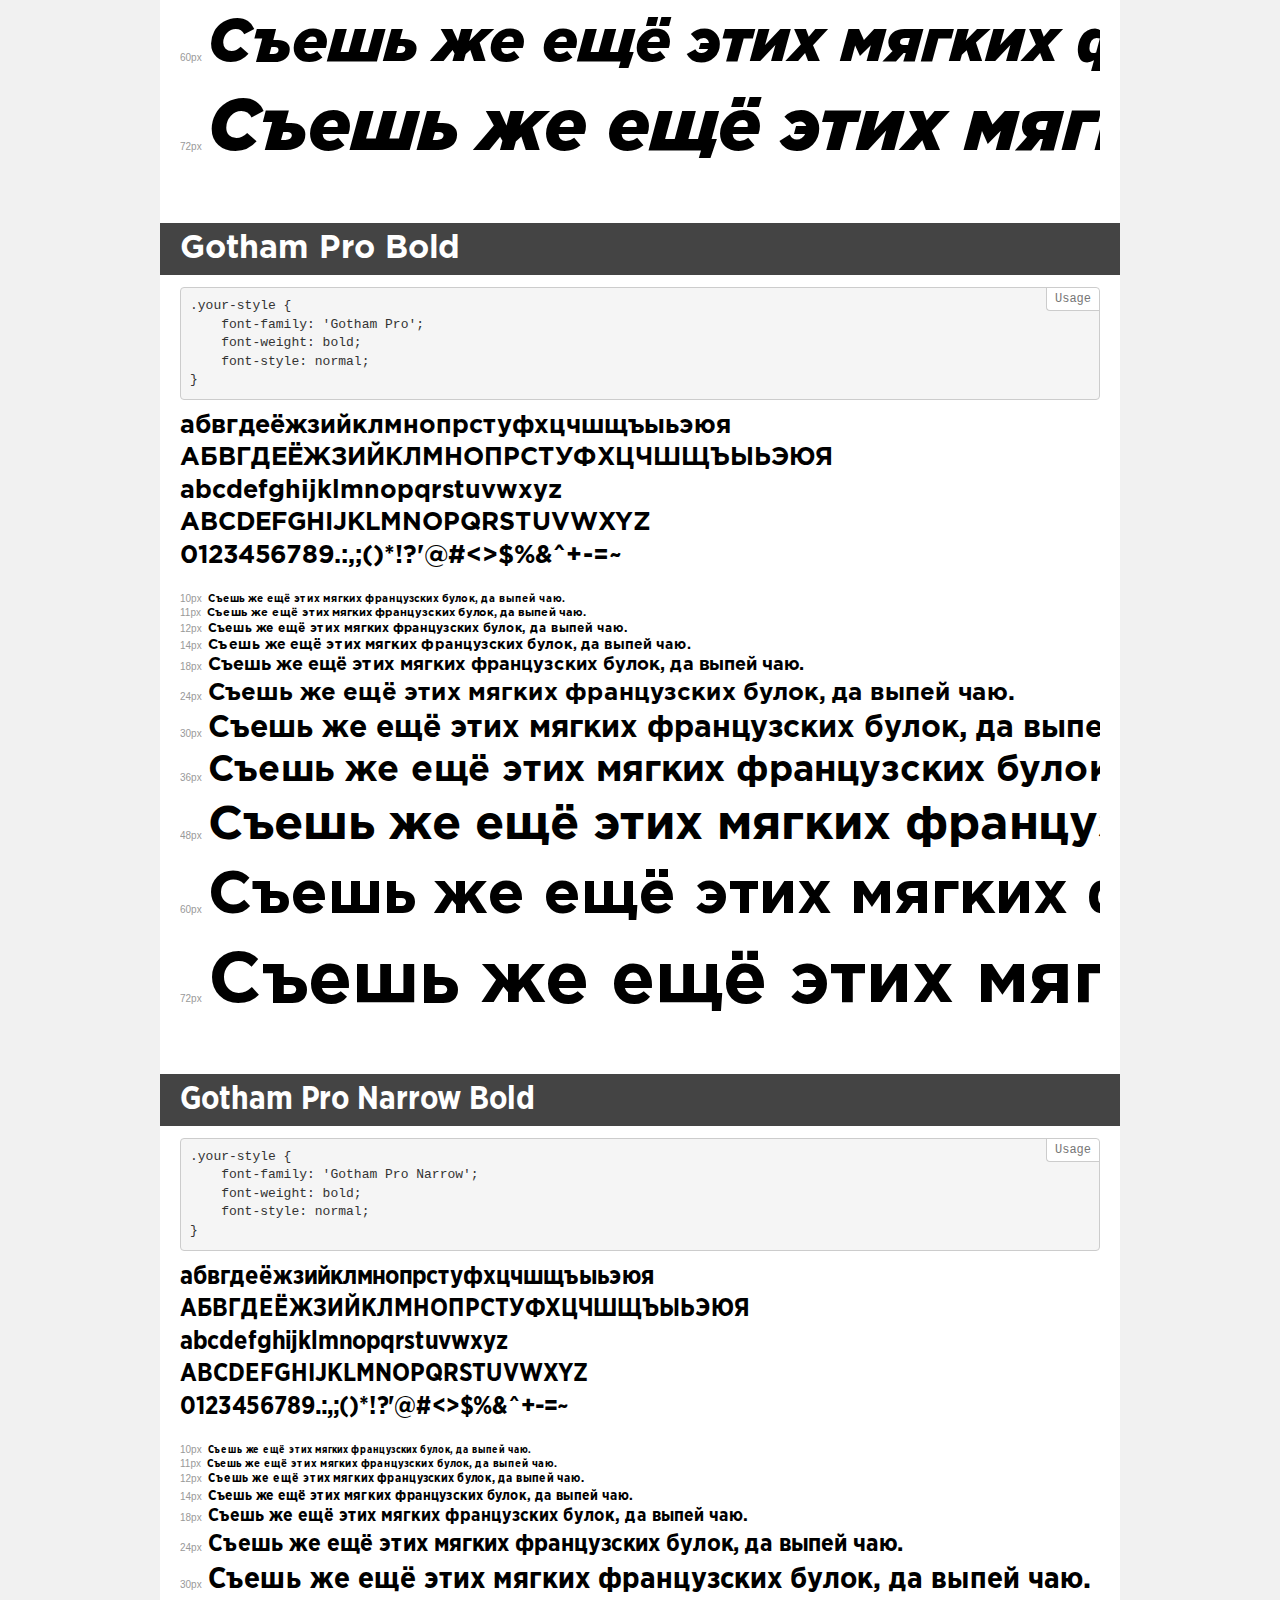
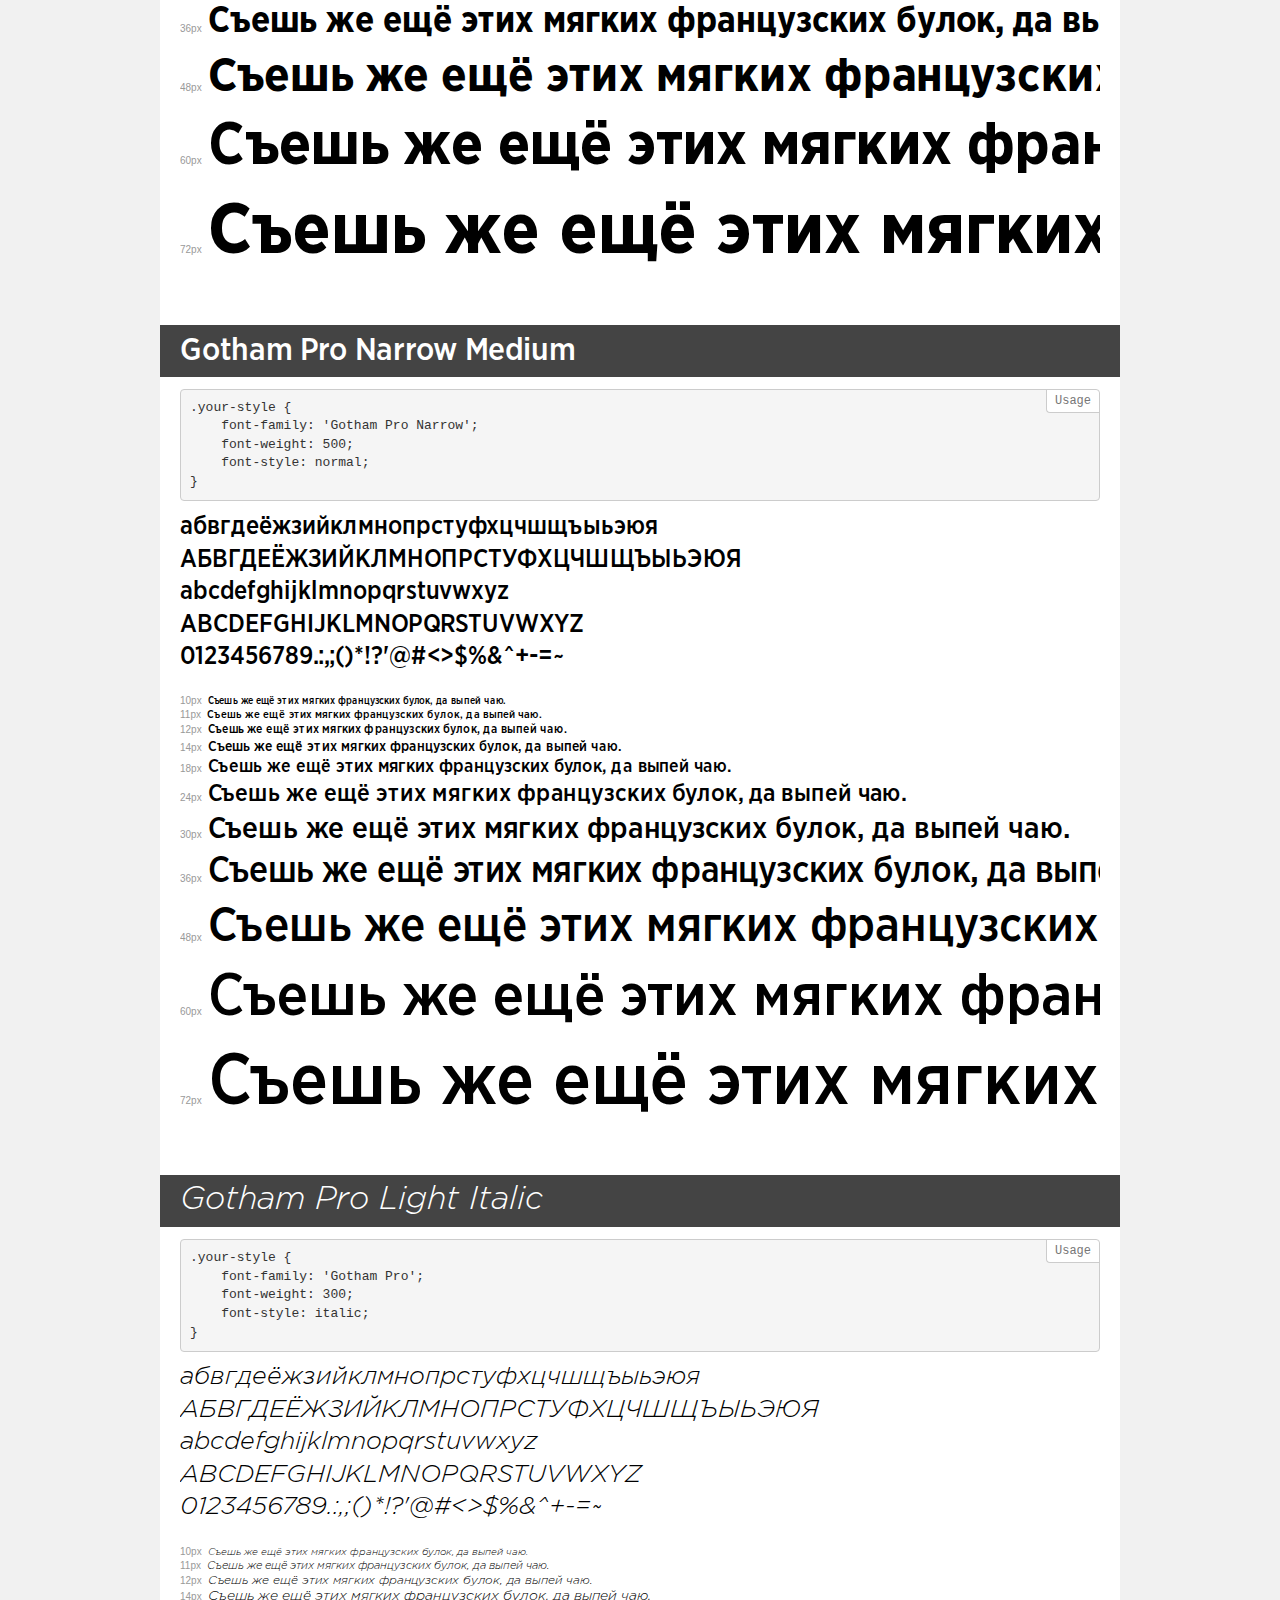
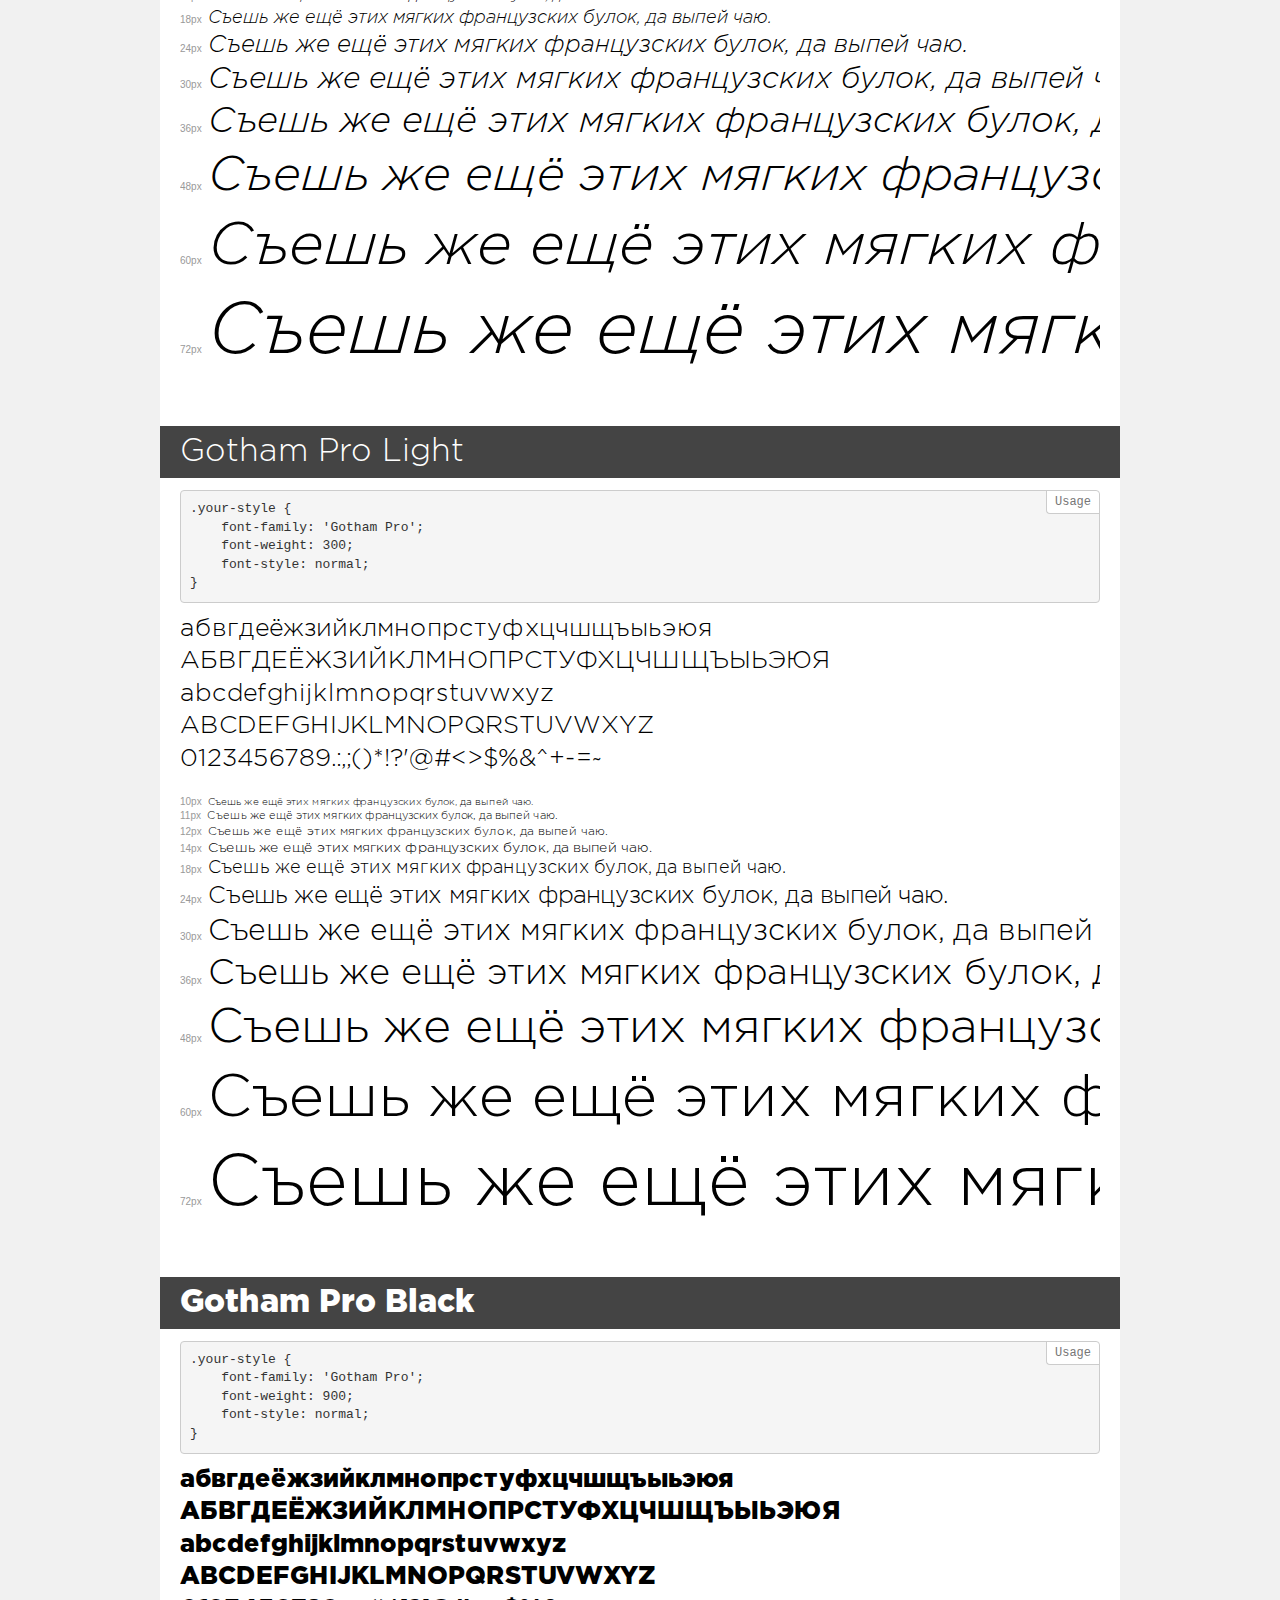
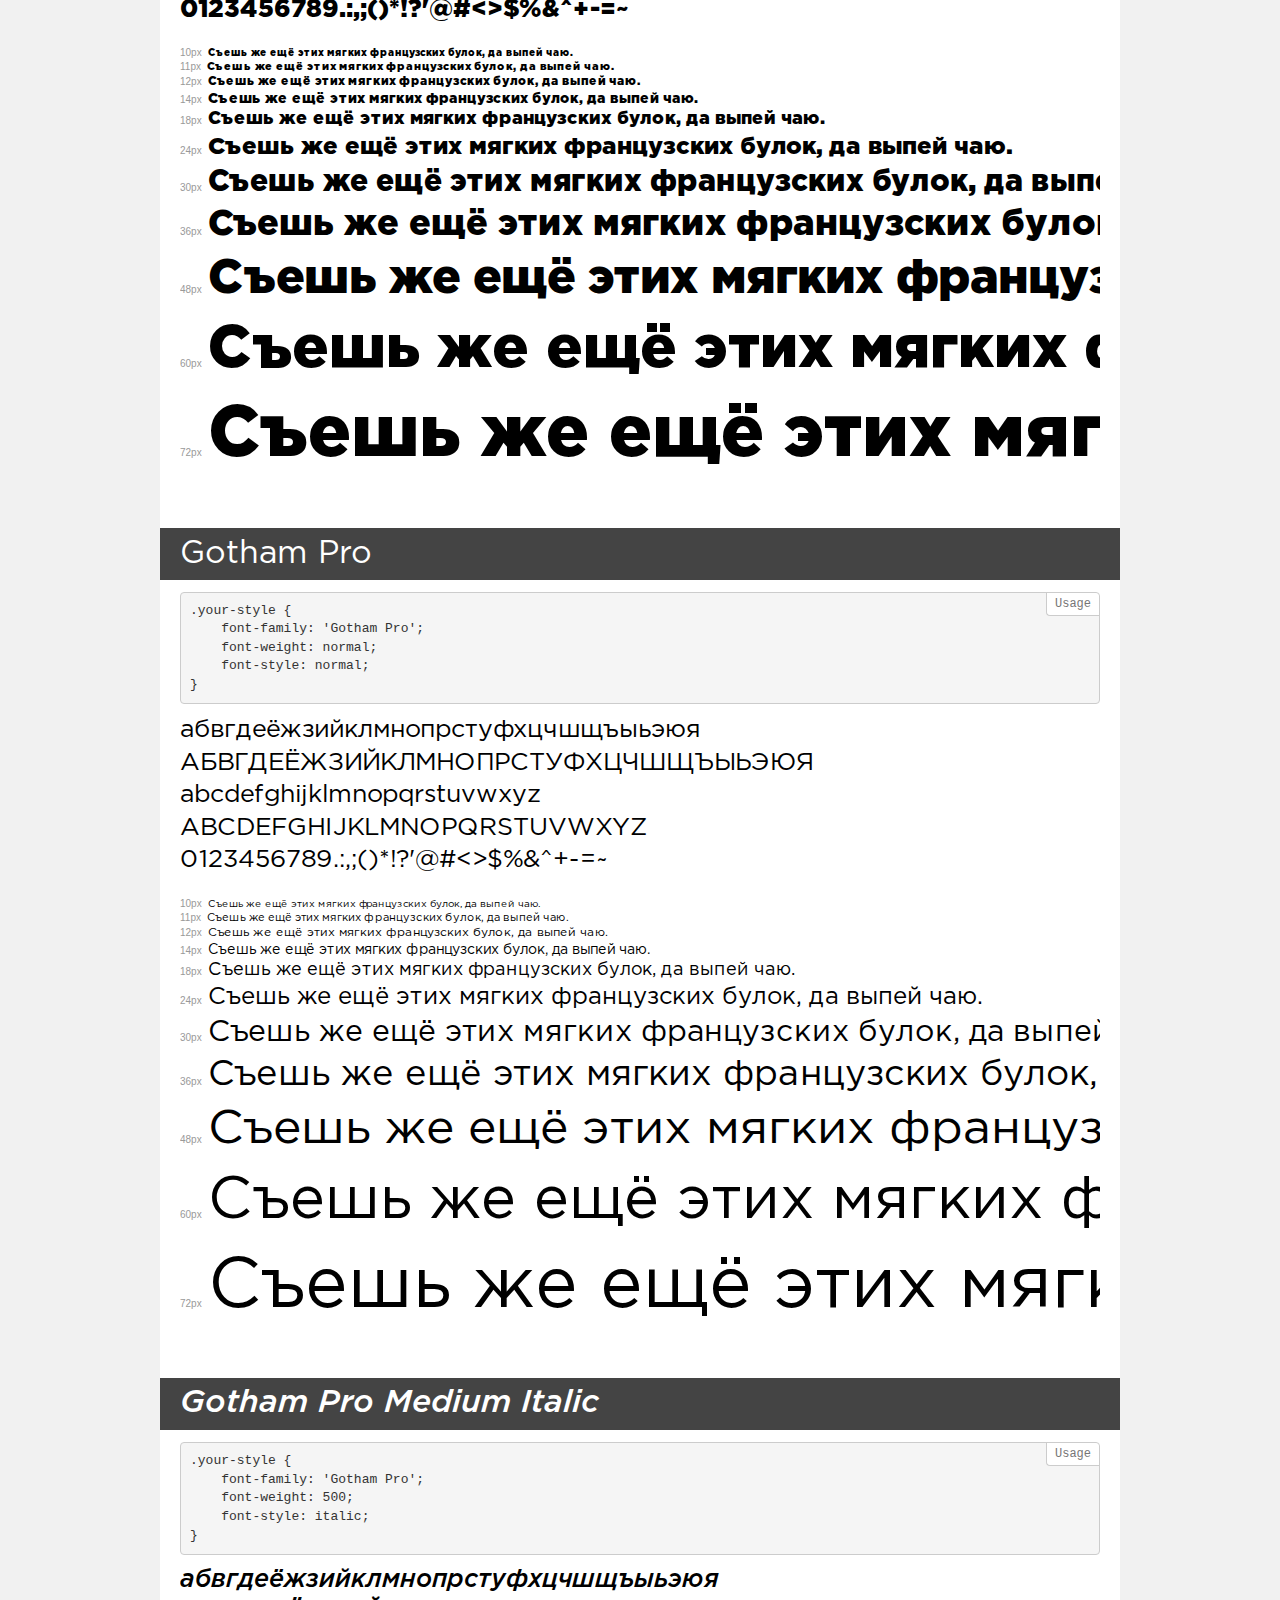
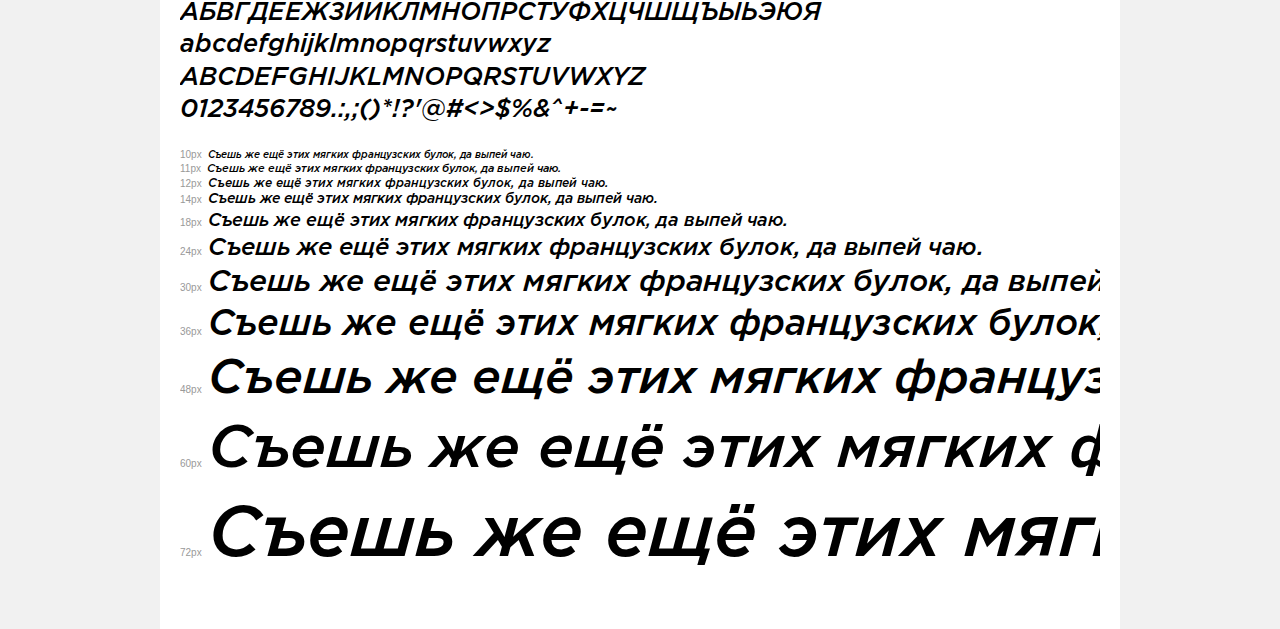
<file: assets/fonts/GothamPro/demo.html>
<!DOCTYPE html>
<html>
<head>
	<meta charset="utf-8">
	<meta http-equiv="X-UA-Compatible" content="IE=edge">
	<meta name="viewport" content="width=device-width, initial-scale=1">
	<meta name="robots" content="noindex, noarchive">
	<title>Transfonter demo</title>
	<link href="stylesheet.css" rel="stylesheet">
	<style>
		/*
		http://meyerweb.com/eric/tools/css/reset/
		v2.0 | 20110126
		License: none (public domain)
		*/
		html, body, div, span, applet, object, iframe,
		h1, h2, h3, h4, h5, h6, p, blockquote, pre,
		a, abbr, acronym, address, big, cite, code,
		del, dfn, em, img, ins, kbd, q, s, samp,
		small, strike, strong, sub, sup, tt, var,
		b, u, i, center,
		dl, dt, dd, ol, ul, li,
		fieldset, form, label, legend,
		table, caption, tbody, tfoot, thead, tr, th, td,
		article, aside, canvas, details, embed,
		figure, figcaption, footer, header, hgroup,
		menu, nav, output, ruby, section, summary,
		time, mark, audio, video {
			margin: 0;
			padding: 0;
			border: 0;
			font-size: 100%;
			font: inherit;
			vertical-align: baseline;
		}
		/* HTML5 display-role reset for older browsers */
		article, aside, details, figcaption, figure,
		footer, header, hgroup, menu, nav, section {
			display: block;
		}
		body {
			line-height: 1;
		}
		ol, ul {
			list-style: none;
		}
		blockquote, q {
			quotes: none;
		}
		blockquote:before, blockquote:after,
		q:before, q:after {
			content: '';
			content: none;
		}
		table {
			border-collapse: collapse;
			border-spacing: 0;
		}
		/* common styles */
		body {
			background: #f1f1f1;
			color: #000;
		}
		.page {
			background: #fff;
			width: 920px;
			margin: 0 auto;
			padding: 20px 20px 0 20px;
			overflow: hidden;
		}
		.font-container {
			overflow-x: auto;
			overflow-y: hidden;
			margin-bottom: 40px;
			line-height: 1.3;
			white-space: nowrap;
			padding-bottom: 5px;
		}
		h1 {
			position: relative;
			background: #444;
			font-size: 32px;
			color: #fff;
			padding: 10px 20px;
			margin: 0 -20px 12px -20px;
		}
		.letters {
			font-size: 25px;
			margin-bottom: 20px;
		}
		.s10:before {
			content: '10px';
		}
		.s11:before {
			content: '11px';
		}
		.s12:before {
			content: '12px';
		}
		.s14:before {
			content: '14px';
		}
		.s18:before {
			content: '18px';
		}
		.s24:before {
			content: '24px';
		}
		.s30:before {
			content: '30px';
		}
		.s36:before {
			content: '36px';
		}
		.s48:before {
			content: '48px';
		}
		.s60:before {
			content: '60px';
		}
		.s72:before {
			content: '72px';
		}
		.s10:before, .s11:before, .s12:before, .s14:before,
		.s18:before, .s24:before, .s30:before, .s36:before,
		.s48:before, .s60:before, .s72:before {
			font-family: Arial, sans-serif;
			font-size: 10px;
			font-weight: normal;
			font-style: normal;
			color: #999;
			padding-right: 6px;
		}
		pre {
			display: block;
			position: relative;
			padding: 9px;
			margin: 0 0 10px;
			font-family: Monaco, Menlo, Consolas, "Courier New", monospace !important;
			font-size: 13px;
			line-height: 1.428571429;
			color: #333;
			font-weight: normal !important;
			font-style: normal !important;
			background-color: #f5f5f5;
			border: 1px solid #ccc;
			overflow-x: auto;
			border-radius: 4px;
		}
		pre:after {
			display: block;
			position: absolute;
			right: 0;
			top: 0;
			content: 'Usage';
			line-height: 1;
			padding: 5px 8px;
			font-size: 12px;
			color: #767676;
			background-color: #fff;
			border: 1px solid #ccc;
			border-right: none;
			border-top: none;
			border-radius: 0 4px 0 4px;
			z-index: 10;
		}
		/* responsive */
		@media (max-width: 959px) {
			.page {
				width: auto;
				margin: 0;
			}
		}
	</style>
</head>
<body>
<div class="page">
	<div class="demo" style="font-family: 'Gotham Pro'; font-weight: bold; font-style: italic;">
		<h1>Gotham Pro Bold Italic</h1>
		<pre>.your-style {
    font-family: 'Gotham Pro';
    font-weight: bold;
    font-style: italic;
}</pre>
		<div class="font-container">
			<p class="letters">
				абвгдеёжзийклмнопрстуфхцчшщъыьэюя <br />
				АБВГДЕЁЖЗИЙКЛМНОПРСТУФХЦЧШЩЪЫЬЭЮЯ <br />
				abcdefghijklmnopqrstuvwxyz <br />
				ABCDEFGHIJKLMNOPQRSTUVWXYZ <br />				0123456789.:,;()*!?'@#<>$%&^+-=~
			</p>
			<p class="s10" style="font-size: 10px;">Съешь же ещё этих мягких французских булок, да выпей чаю.</p>
			<p class="s11" style="font-size: 11px;">Съешь же ещё этих мягких французских булок, да выпей чаю.</p>
			<p class="s12" style="font-size: 12px;">Съешь же ещё этих мягких французских булок, да выпей чаю.</p>
			<p class="s14" style="font-size: 14px;">Съешь же ещё этих мягких французских булок, да выпей чаю.</p>
			<p class="s18" style="font-size: 18px;">Съешь же ещё этих мягких французских булок, да выпей чаю.</p>
			<p class="s24" style="font-size: 24px;">Съешь же ещё этих мягких французских булок, да выпей чаю.</p>
			<p class="s30" style="font-size: 30px;">Съешь же ещё этих мягких французских булок, да выпей чаю.</p>
			<p class="s36" style="font-size: 36px;">Съешь же ещё этих мягких французских булок, да выпей чаю.</p>
			<p class="s48" style="font-size: 48px;">Съешь же ещё этих мягких французских булок, да выпей чаю.</p>
			<p class="s60" style="font-size: 60px;">Съешь же ещё этих мягких французских булок, да выпей чаю.</p>
			<p class="s72" style="font-size: 72px;">Съешь же ещё этих мягких французских булок, да выпей чаю.</p>
		</div>
	</div>
	<div class="demo" style="font-family: 'Gotham Pro'; font-weight: normal; font-style: italic;">
		<h1>Gotham Pro Italic</h1>
		<pre>.your-style {
    font-family: 'Gotham Pro';
    font-weight: normal;
    font-style: italic;
}</pre>
		<div class="font-container">
			<p class="letters">
				абвгдеёжзийклмнопрстуфхцчшщъыьэюя <br />
				АБВГДЕЁЖЗИЙКЛМНОПРСТУФХЦЧШЩЪЫЬЭЮЯ <br />
				abcdefghijklmnopqrstuvwxyz <br />
				ABCDEFGHIJKLMNOPQRSTUVWXYZ <br />				0123456789.:,;()*!?'@#<>$%&^+-=~
			</p>
			<p class="s10" style="font-size: 10px;">Съешь же ещё этих мягких французских булок, да выпей чаю.</p>
			<p class="s11" style="font-size: 11px;">Съешь же ещё этих мягких французских булок, да выпей чаю.</p>
			<p class="s12" style="font-size: 12px;">Съешь же ещё этих мягких французских булок, да выпей чаю.</p>
			<p class="s14" style="font-size: 14px;">Съешь же ещё этих мягких французских булок, да выпей чаю.</p>
			<p class="s18" style="font-size: 18px;">Съешь же ещё этих мягких французских булок, да выпей чаю.</p>
			<p class="s24" style="font-size: 24px;">Съешь же ещё этих мягких французских булок, да выпей чаю.</p>
			<p class="s30" style="font-size: 30px;">Съешь же ещё этих мягких французских булок, да выпей чаю.</p>
			<p class="s36" style="font-size: 36px;">Съешь же ещё этих мягких французских булок, да выпей чаю.</p>
			<p class="s48" style="font-size: 48px;">Съешь же ещё этих мягких французских булок, да выпей чаю.</p>
			<p class="s60" style="font-size: 60px;">Съешь же ещё этих мягких французских булок, да выпей чаю.</p>
			<p class="s72" style="font-size: 72px;">Съешь же ещё этих мягких французских булок, да выпей чаю.</p>
		</div>
	</div>
	<div class="demo" style="font-family: 'Gotham Pro'; font-weight: 500; font-style: normal;">
		<h1>Gotham Pro Medium</h1>
		<pre>.your-style {
    font-family: 'Gotham Pro';
    font-weight: 500;
    font-style: normal;
}</pre>
		<div class="font-container">
			<p class="letters">
				абвгдеёжзийклмнопрстуфхцчшщъыьэюя <br />
				АБВГДЕЁЖЗИЙКЛМНОПРСТУФХЦЧШЩЪЫЬЭЮЯ <br />
				abcdefghijklmnopqrstuvwxyz <br />
				ABCDEFGHIJKLMNOPQRSTUVWXYZ <br />				0123456789.:,;()*!?'@#<>$%&^+-=~
			</p>
			<p class="s10" style="font-size: 10px;">Съешь же ещё этих мягких французских булок, да выпей чаю.</p>
			<p class="s11" style="font-size: 11px;">Съешь же ещё этих мягких французских булок, да выпей чаю.</p>
			<p class="s12" style="font-size: 12px;">Съешь же ещё этих мягких французских булок, да выпей чаю.</p>
			<p class="s14" style="font-size: 14px;">Съешь же ещё этих мягких французских булок, да выпей чаю.</p>
			<p class="s18" style="font-size: 18px;">Съешь же ещё этих мягких французских булок, да выпей чаю.</p>
			<p class="s24" style="font-size: 24px;">Съешь же ещё этих мягких французских булок, да выпей чаю.</p>
			<p class="s30" style="font-size: 30px;">Съешь же ещё этих мягких французских булок, да выпей чаю.</p>
			<p class="s36" style="font-size: 36px;">Съешь же ещё этих мягких французских булок, да выпей чаю.</p>
			<p class="s48" style="font-size: 48px;">Съешь же ещё этих мягких французских булок, да выпей чаю.</p>
			<p class="s60" style="font-size: 60px;">Съешь же ещё этих мягких французских булок, да выпей чаю.</p>
			<p class="s72" style="font-size: 72px;">Съешь же ещё этих мягких французских булок, да выпей чаю.</p>
		</div>
	</div>
	<div class="demo" style="font-family: 'Gotham Pro'; font-weight: 900; font-style: italic;">
		<h1>Gotham Pro Black Italic</h1>
		<pre>.your-style {
    font-family: 'Gotham Pro';
    font-weight: 900;
    font-style: italic;
}</pre>
		<div class="font-container">
			<p class="letters">
				абвгдеёжзийклмнопрстуфхцчшщъыьэюя <br />
				АБВГДЕЁЖЗИЙКЛМНОПРСТУФХЦЧШЩЪЫЬЭЮЯ <br />
				abcdefghijklmnopqrstuvwxyz <br />
				ABCDEFGHIJKLMNOPQRSTUVWXYZ <br />				0123456789.:,;()*!?'@#<>$%&^+-=~
			</p>
			<p class="s10" style="font-size: 10px;">Съешь же ещё этих мягких французских булок, да выпей чаю.</p>
			<p class="s11" style="font-size: 11px;">Съешь же ещё этих мягких французских булок, да выпей чаю.</p>
			<p class="s12" style="font-size: 12px;">Съешь же ещё этих мягких французских булок, да выпей чаю.</p>
			<p class="s14" style="font-size: 14px;">Съешь же ещё этих мягких французских булок, да выпей чаю.</p>
			<p class="s18" style="font-size: 18px;">Съешь же ещё этих мягких французских булок, да выпей чаю.</p>
			<p class="s24" style="font-size: 24px;">Съешь же ещё этих мягких французских булок, да выпей чаю.</p>
			<p class="s30" style="font-size: 30px;">Съешь же ещё этих мягких французских булок, да выпей чаю.</p>
			<p class="s36" style="font-size: 36px;">Съешь же ещё этих мягких французских булок, да выпей чаю.</p>
			<p class="s48" style="font-size: 48px;">Съешь же ещё этих мягких французских булок, да выпей чаю.</p>
			<p class="s60" style="font-size: 60px;">Съешь же ещё этих мягких французских булок, да выпей чаю.</p>
			<p class="s72" style="font-size: 72px;">Съешь же ещё этих мягких французских булок, да выпей чаю.</p>
		</div>
	</div>
	<div class="demo" style="font-family: 'Gotham Pro'; font-weight: bold; font-style: normal;">
		<h1>Gotham Pro Bold</h1>
		<pre>.your-style {
    font-family: 'Gotham Pro';
    font-weight: bold;
    font-style: normal;
}</pre>
		<div class="font-container">
			<p class="letters">
				абвгдеёжзийклмнопрстуфхцчшщъыьэюя <br />
				АБВГДЕЁЖЗИЙКЛМНОПРСТУФХЦЧШЩЪЫЬЭЮЯ <br />
				abcdefghijklmnopqrstuvwxyz <br />
				ABCDEFGHIJKLMNOPQRSTUVWXYZ <br />				0123456789.:,;()*!?'@#<>$%&^+-=~
			</p>
			<p class="s10" style="font-size: 10px;">Съешь же ещё этих мягких французских булок, да выпей чаю.</p>
			<p class="s11" style="font-size: 11px;">Съешь же ещё этих мягких французских булок, да выпей чаю.</p>
			<p class="s12" style="font-size: 12px;">Съешь же ещё этих мягких французских булок, да выпей чаю.</p>
			<p class="s14" style="font-size: 14px;">Съешь же ещё этих мягких французских булок, да выпей чаю.</p>
			<p class="s18" style="font-size: 18px;">Съешь же ещё этих мягких французских булок, да выпей чаю.</p>
			<p class="s24" style="font-size: 24px;">Съешь же ещё этих мягких французских булок, да выпей чаю.</p>
			<p class="s30" style="font-size: 30px;">Съешь же ещё этих мягких французских булок, да выпей чаю.</p>
			<p class="s36" style="font-size: 36px;">Съешь же ещё этих мягких французских булок, да выпей чаю.</p>
			<p class="s48" style="font-size: 48px;">Съешь же ещё этих мягких французских булок, да выпей чаю.</p>
			<p class="s60" style="font-size: 60px;">Съешь же ещё этих мягких французских булок, да выпей чаю.</p>
			<p class="s72" style="font-size: 72px;">Съешь же ещё этих мягких французских булок, да выпей чаю.</p>
		</div>
	</div>
	<div class="demo" style="font-family: 'Gotham Pro Narrow'; font-weight: bold; font-style: normal;">
		<h1>Gotham Pro Narrow Bold</h1>
		<pre>.your-style {
    font-family: 'Gotham Pro Narrow';
    font-weight: bold;
    font-style: normal;
}</pre>
		<div class="font-container">
			<p class="letters">
				абвгдеёжзийклмнопрстуфхцчшщъыьэюя <br />
				АБВГДЕЁЖЗИЙКЛМНОПРСТУФХЦЧШЩЪЫЬЭЮЯ <br />
				abcdefghijklmnopqrstuvwxyz <br />
				ABCDEFGHIJKLMNOPQRSTUVWXYZ <br />				0123456789.:,;()*!?'@#<>$%&^+-=~
			</p>
			<p class="s10" style="font-size: 10px;">Съешь же ещё этих мягких французских булок, да выпей чаю.</p>
			<p class="s11" style="font-size: 11px;">Съешь же ещё этих мягких французских булок, да выпей чаю.</p>
			<p class="s12" style="font-size: 12px;">Съешь же ещё этих мягких французских булок, да выпей чаю.</p>
			<p class="s14" style="font-size: 14px;">Съешь же ещё этих мягких французских булок, да выпей чаю.</p>
			<p class="s18" style="font-size: 18px;">Съешь же ещё этих мягких французских булок, да выпей чаю.</p>
			<p class="s24" style="font-size: 24px;">Съешь же ещё этих мягких французских булок, да выпей чаю.</p>
			<p class="s30" style="font-size: 30px;">Съешь же ещё этих мягких французских булок, да выпей чаю.</p>
			<p class="s36" style="font-size: 36px;">Съешь же ещё этих мягких французских булок, да выпей чаю.</p>
			<p class="s48" style="font-size: 48px;">Съешь же ещё этих мягких французских булок, да выпей чаю.</p>
			<p class="s60" style="font-size: 60px;">Съешь же ещё этих мягких французских булок, да выпей чаю.</p>
			<p class="s72" style="font-size: 72px;">Съешь же ещё этих мягких французских булок, да выпей чаю.</p>
		</div>
	</div>
	<div class="demo" style="font-family: 'Gotham Pro Narrow'; font-weight: 500; font-style: normal;">
		<h1>Gotham Pro Narrow Medium</h1>
		<pre>.your-style {
    font-family: 'Gotham Pro Narrow';
    font-weight: 500;
    font-style: normal;
}</pre>
		<div class="font-container">
			<p class="letters">
				абвгдеёжзийклмнопрстуфхцчшщъыьэюя <br />
				АБВГДЕЁЖЗИЙКЛМНОПРСТУФХЦЧШЩЪЫЬЭЮЯ <br />
				abcdefghijklmnopqrstuvwxyz <br />
				ABCDEFGHIJKLMNOPQRSTUVWXYZ <br />				0123456789.:,;()*!?'@#<>$%&^+-=~
			</p>
			<p class="s10" style="font-size: 10px;">Съешь же ещё этих мягких французских булок, да выпей чаю.</p>
			<p class="s11" style="font-size: 11px;">Съешь же ещё этих мягких французских булок, да выпей чаю.</p>
			<p class="s12" style="font-size: 12px;">Съешь же ещё этих мягких французских булок, да выпей чаю.</p>
			<p class="s14" style="font-size: 14px;">Съешь же ещё этих мягких французских булок, да выпей чаю.</p>
			<p class="s18" style="font-size: 18px;">Съешь же ещё этих мягких французских булок, да выпей чаю.</p>
			<p class="s24" style="font-size: 24px;">Съешь же ещё этих мягких французских булок, да выпей чаю.</p>
			<p class="s30" style="font-size: 30px;">Съешь же ещё этих мягких французских булок, да выпей чаю.</p>
			<p class="s36" style="font-size: 36px;">Съешь же ещё этих мягких французских булок, да выпей чаю.</p>
			<p class="s48" style="font-size: 48px;">Съешь же ещё этих мягких французских булок, да выпей чаю.</p>
			<p class="s60" style="font-size: 60px;">Съешь же ещё этих мягких французских булок, да выпей чаю.</p>
			<p class="s72" style="font-size: 72px;">Съешь же ещё этих мягких французских булок, да выпей чаю.</p>
		</div>
	</div>
	<div class="demo" style="font-family: 'Gotham Pro'; font-weight: 300; font-style: italic;">
		<h1>Gotham Pro Light Italic</h1>
		<pre>.your-style {
    font-family: 'Gotham Pro';
    font-weight: 300;
    font-style: italic;
}</pre>
		<div class="font-container">
			<p class="letters">
				абвгдеёжзийклмнопрстуфхцчшщъыьэюя <br />
				АБВГДЕЁЖЗИЙКЛМНОПРСТУФХЦЧШЩЪЫЬЭЮЯ <br />
				abcdefghijklmnopqrstuvwxyz <br />
				ABCDEFGHIJKLMNOPQRSTUVWXYZ <br />				0123456789.:,;()*!?'@#<>$%&^+-=~
			</p>
			<p class="s10" style="font-size: 10px;">Съешь же ещё этих мягких французских булок, да выпей чаю.</p>
			<p class="s11" style="font-size: 11px;">Съешь же ещё этих мягких французских булок, да выпей чаю.</p>
			<p class="s12" style="font-size: 12px;">Съешь же ещё этих мягких французских булок, да выпей чаю.</p>
			<p class="s14" style="font-size: 14px;">Съешь же ещё этих мягких французских булок, да выпей чаю.</p>
			<p class="s18" style="font-size: 18px;">Съешь же ещё этих мягких французских булок, да выпей чаю.</p>
			<p class="s24" style="font-size: 24px;">Съешь же ещё этих мягких французских булок, да выпей чаю.</p>
			<p class="s30" style="font-size: 30px;">Съешь же ещё этих мягких французских булок, да выпей чаю.</p>
			<p class="s36" style="font-size: 36px;">Съешь же ещё этих мягких французских булок, да выпей чаю.</p>
			<p class="s48" style="font-size: 48px;">Съешь же ещё этих мягких французских булок, да выпей чаю.</p>
			<p class="s60" style="font-size: 60px;">Съешь же ещё этих мягких французских булок, да выпей чаю.</p>
			<p class="s72" style="font-size: 72px;">Съешь же ещё этих мягких французских булок, да выпей чаю.</p>
		</div>
	</div>
	<div class="demo" style="font-family: 'Gotham Pro'; font-weight: 300; font-style: normal;">
		<h1>Gotham Pro Light</h1>
		<pre>.your-style {
    font-family: 'Gotham Pro';
    font-weight: 300;
    font-style: normal;
}</pre>
		<div class="font-container">
			<p class="letters">
				абвгдеёжзийклмнопрстуфхцчшщъыьэюя <br />
				АБВГДЕЁЖЗИЙКЛМНОПРСТУФХЦЧШЩЪЫЬЭЮЯ <br />
				abcdefghijklmnopqrstuvwxyz <br />
				ABCDEFGHIJKLMNOPQRSTUVWXYZ <br />				0123456789.:,;()*!?'@#<>$%&^+-=~
			</p>
			<p class="s10" style="font-size: 10px;">Съешь же ещё этих мягких французских булок, да выпей чаю.</p>
			<p class="s11" style="font-size: 11px;">Съешь же ещё этих мягких французских булок, да выпей чаю.</p>
			<p class="s12" style="font-size: 12px;">Съешь же ещё этих мягких французских булок, да выпей чаю.</p>
			<p class="s14" style="font-size: 14px;">Съешь же ещё этих мягких французских булок, да выпей чаю.</p>
			<p class="s18" style="font-size: 18px;">Съешь же ещё этих мягких французских булок, да выпей чаю.</p>
			<p class="s24" style="font-size: 24px;">Съешь же ещё этих мягких французских булок, да выпей чаю.</p>
			<p class="s30" style="font-size: 30px;">Съешь же ещё этих мягких французских булок, да выпей чаю.</p>
			<p class="s36" style="font-size: 36px;">Съешь же ещё этих мягких французских булок, да выпей чаю.</p>
			<p class="s48" style="font-size: 48px;">Съешь же ещё этих мягких французских булок, да выпей чаю.</p>
			<p class="s60" style="font-size: 60px;">Съешь же ещё этих мягких французских булок, да выпей чаю.</p>
			<p class="s72" style="font-size: 72px;">Съешь же ещё этих мягких французских булок, да выпей чаю.</p>
		</div>
	</div>
	<div class="demo" style="font-family: 'Gotham Pro'; font-weight: 900; font-style: normal;">
		<h1>Gotham Pro Black</h1>
		<pre>.your-style {
    font-family: 'Gotham Pro';
    font-weight: 900;
    font-style: normal;
}</pre>
		<div class="font-container">
			<p class="letters">
				абвгдеёжзийклмнопрстуфхцчшщъыьэюя <br />
				АБВГДЕЁЖЗИЙКЛМНОПРСТУФХЦЧШЩЪЫЬЭЮЯ <br />
				abcdefghijklmnopqrstuvwxyz <br />
				ABCDEFGHIJKLMNOPQRSTUVWXYZ <br />				0123456789.:,;()*!?'@#<>$%&^+-=~
			</p>
			<p class="s10" style="font-size: 10px;">Съешь же ещё этих мягких французских булок, да выпей чаю.</p>
			<p class="s11" style="font-size: 11px;">Съешь же ещё этих мягких французских булок, да выпей чаю.</p>
			<p class="s12" style="font-size: 12px;">Съешь же ещё этих мягких французских булок, да выпей чаю.</p>
			<p class="s14" style="font-size: 14px;">Съешь же ещё этих мягких французских булок, да выпей чаю.</p>
			<p class="s18" style="font-size: 18px;">Съешь же ещё этих мягких французских булок, да выпей чаю.</p>
			<p class="s24" style="font-size: 24px;">Съешь же ещё этих мягких французских булок, да выпей чаю.</p>
			<p class="s30" style="font-size: 30px;">Съешь же ещё этих мягких французских булок, да выпей чаю.</p>
			<p class="s36" style="font-size: 36px;">Съешь же ещё этих мягких французских булок, да выпей чаю.</p>
			<p class="s48" style="font-size: 48px;">Съешь же ещё этих мягких французских булок, да выпей чаю.</p>
			<p class="s60" style="font-size: 60px;">Съешь же ещё этих мягких французских булок, да выпей чаю.</p>
			<p class="s72" style="font-size: 72px;">Съешь же ещё этих мягких французских булок, да выпей чаю.</p>
		</div>
	</div>
	<div class="demo" style="font-family: 'Gotham Pro'; font-weight: normal; font-style: normal;">
		<h1>Gotham Pro</h1>
		<pre>.your-style {
    font-family: 'Gotham Pro';
    font-weight: normal;
    font-style: normal;
}</pre>
		<div class="font-container">
			<p class="letters">
				абвгдеёжзийклмнопрстуфхцчшщъыьэюя <br />
				АБВГДЕЁЖЗИЙКЛМНОПРСТУФХЦЧШЩЪЫЬЭЮЯ <br />
				abcdefghijklmnopqrstuvwxyz <br />
				ABCDEFGHIJKLMNOPQRSTUVWXYZ <br />				0123456789.:,;()*!?'@#<>$%&^+-=~
			</p>
			<p class="s10" style="font-size: 10px;">Съешь же ещё этих мягких французских булок, да выпей чаю.</p>
			<p class="s11" style="font-size: 11px;">Съешь же ещё этих мягких французских булок, да выпей чаю.</p>
			<p class="s12" style="font-size: 12px;">Съешь же ещё этих мягких французских булок, да выпей чаю.</p>
			<p class="s14" style="font-size: 14px;">Съешь же ещё этих мягких французских булок, да выпей чаю.</p>
			<p class="s18" style="font-size: 18px;">Съешь же ещё этих мягких французских булок, да выпей чаю.</p>
			<p class="s24" style="font-size: 24px;">Съешь же ещё этих мягких французских булок, да выпей чаю.</p>
			<p class="s30" style="font-size: 30px;">Съешь же ещё этих мягких французских булок, да выпей чаю.</p>
			<p class="s36" style="font-size: 36px;">Съешь же ещё этих мягких французских булок, да выпей чаю.</p>
			<p class="s48" style="font-size: 48px;">Съешь же ещё этих мягких французских булок, да выпей чаю.</p>
			<p class="s60" style="font-size: 60px;">Съешь же ещё этих мягких французских булок, да выпей чаю.</p>
			<p class="s72" style="font-size: 72px;">Съешь же ещё этих мягких французских булок, да выпей чаю.</p>
		</div>
	</div>
	<div class="demo" style="font-family: 'Gotham Pro'; font-weight: 500; font-style: italic;">
		<h1>Gotham Pro Medium Italic</h1>
		<pre>.your-style {
    font-family: 'Gotham Pro';
    font-weight: 500;
    font-style: italic;
}</pre>
		<div class="font-container">
			<p class="letters">
				абвгдеёжзийклмнопрстуфхцчшщъыьэюя <br />
				АБВГДЕЁЖЗИЙКЛМНОПРСТУФХЦЧШЩЪЫЬЭЮЯ <br />
				abcdefghijklmnopqrstuvwxyz <br />
				ABCDEFGHIJKLMNOPQRSTUVWXYZ <br />				0123456789.:,;()*!?'@#<>$%&^+-=~
			</p>
			<p class="s10" style="font-size: 10px;">Съешь же ещё этих мягких французских булок, да выпей чаю.</p>
			<p class="s11" style="font-size: 11px;">Съешь же ещё этих мягких французских булок, да выпей чаю.</p>
			<p class="s12" style="font-size: 12px;">Съешь же ещё этих мягких французских булок, да выпей чаю.</p>
			<p class="s14" style="font-size: 14px;">Съешь же ещё этих мягких французских булок, да выпей чаю.</p>
			<p class="s18" style="font-size: 18px;">Съешь же ещё этих мягких французских булок, да выпей чаю.</p>
			<p class="s24" style="font-size: 24px;">Съешь же ещё этих мягких французских булок, да выпей чаю.</p>
			<p class="s30" style="font-size: 30px;">Съешь же ещё этих мягких французских булок, да выпей чаю.</p>
			<p class="s36" style="font-size: 36px;">Съешь же ещё этих мягких французских булок, да выпей чаю.</p>
			<p class="s48" style="font-size: 48px;">Съешь же ещё этих мягких французских булок, да выпей чаю.</p>
			<p class="s60" style="font-size: 60px;">Съешь же ещё этих мягких французских булок, да выпей чаю.</p>
			<p class="s72" style="font-size: 72px;">Съешь же ещё этих мягких французских булок, да выпей чаю.</p>
		</div>
	</div>
</div>
</body>
</html>
</file>
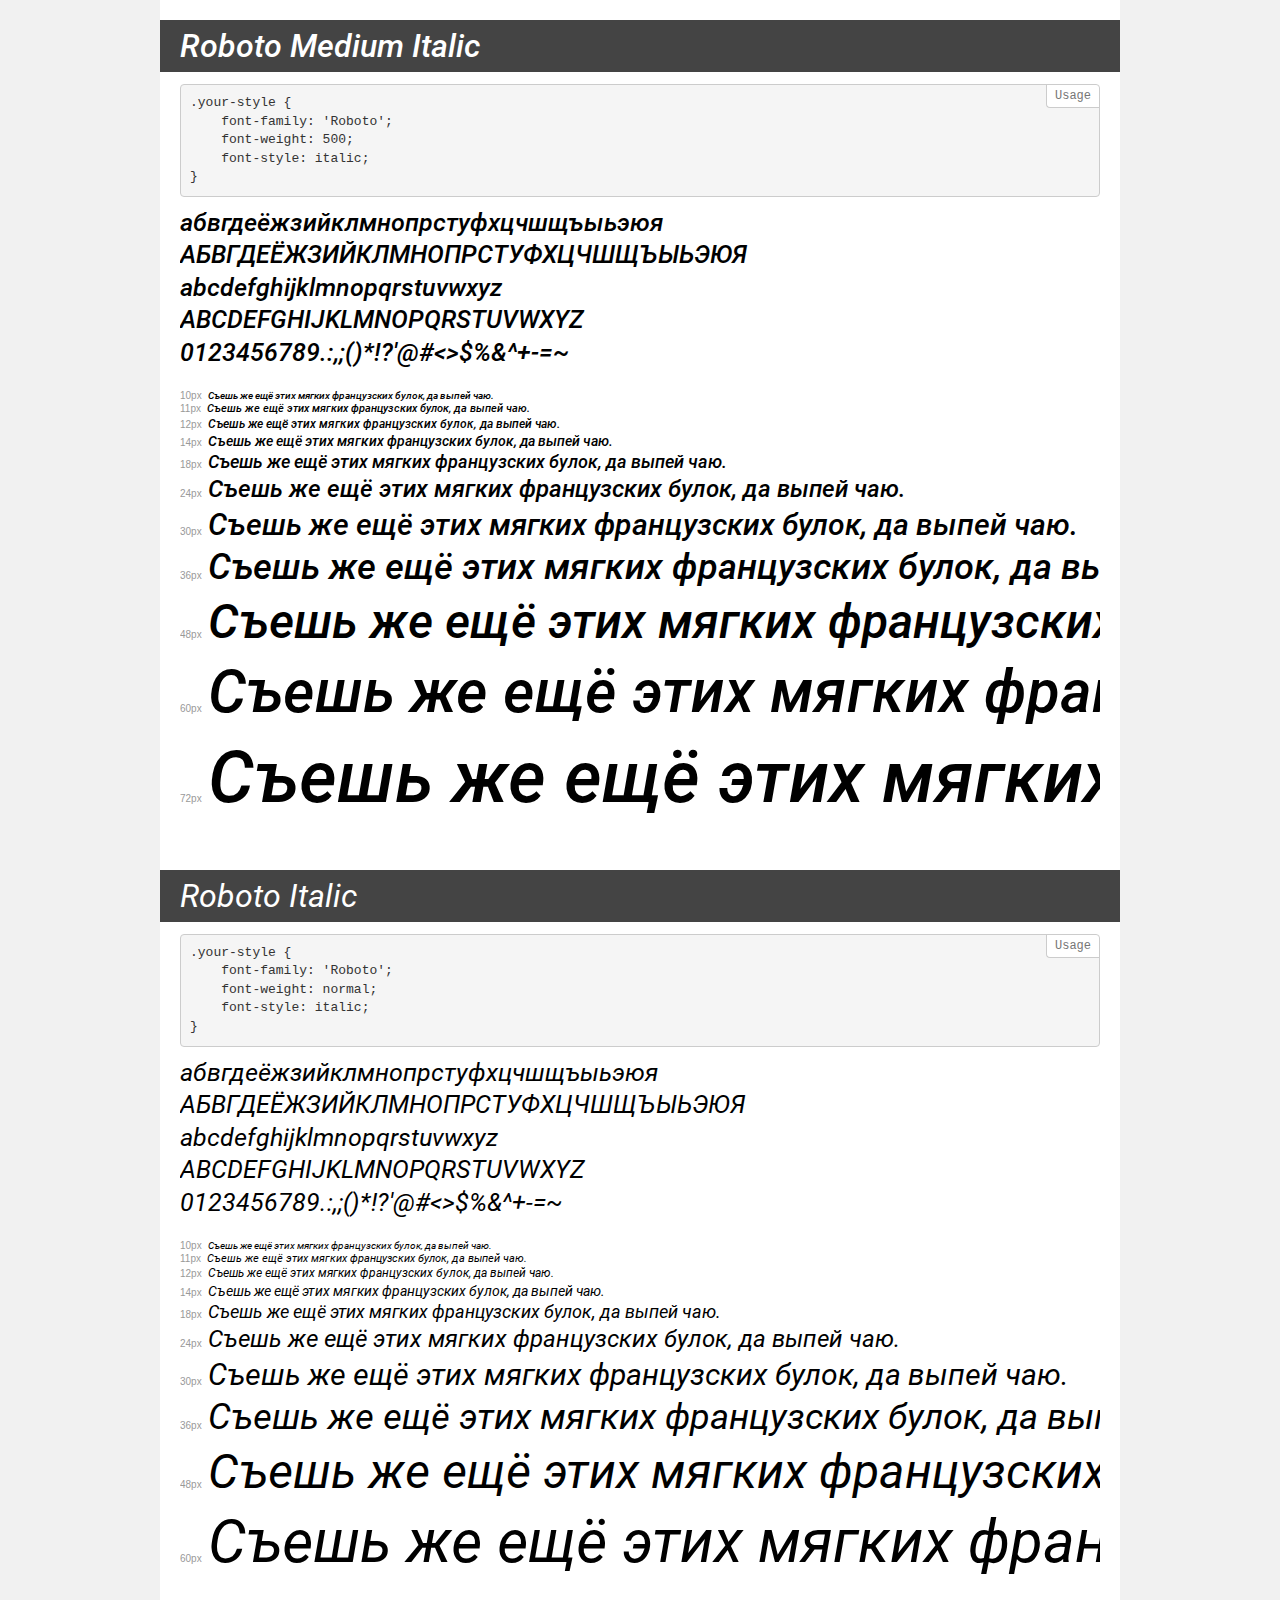
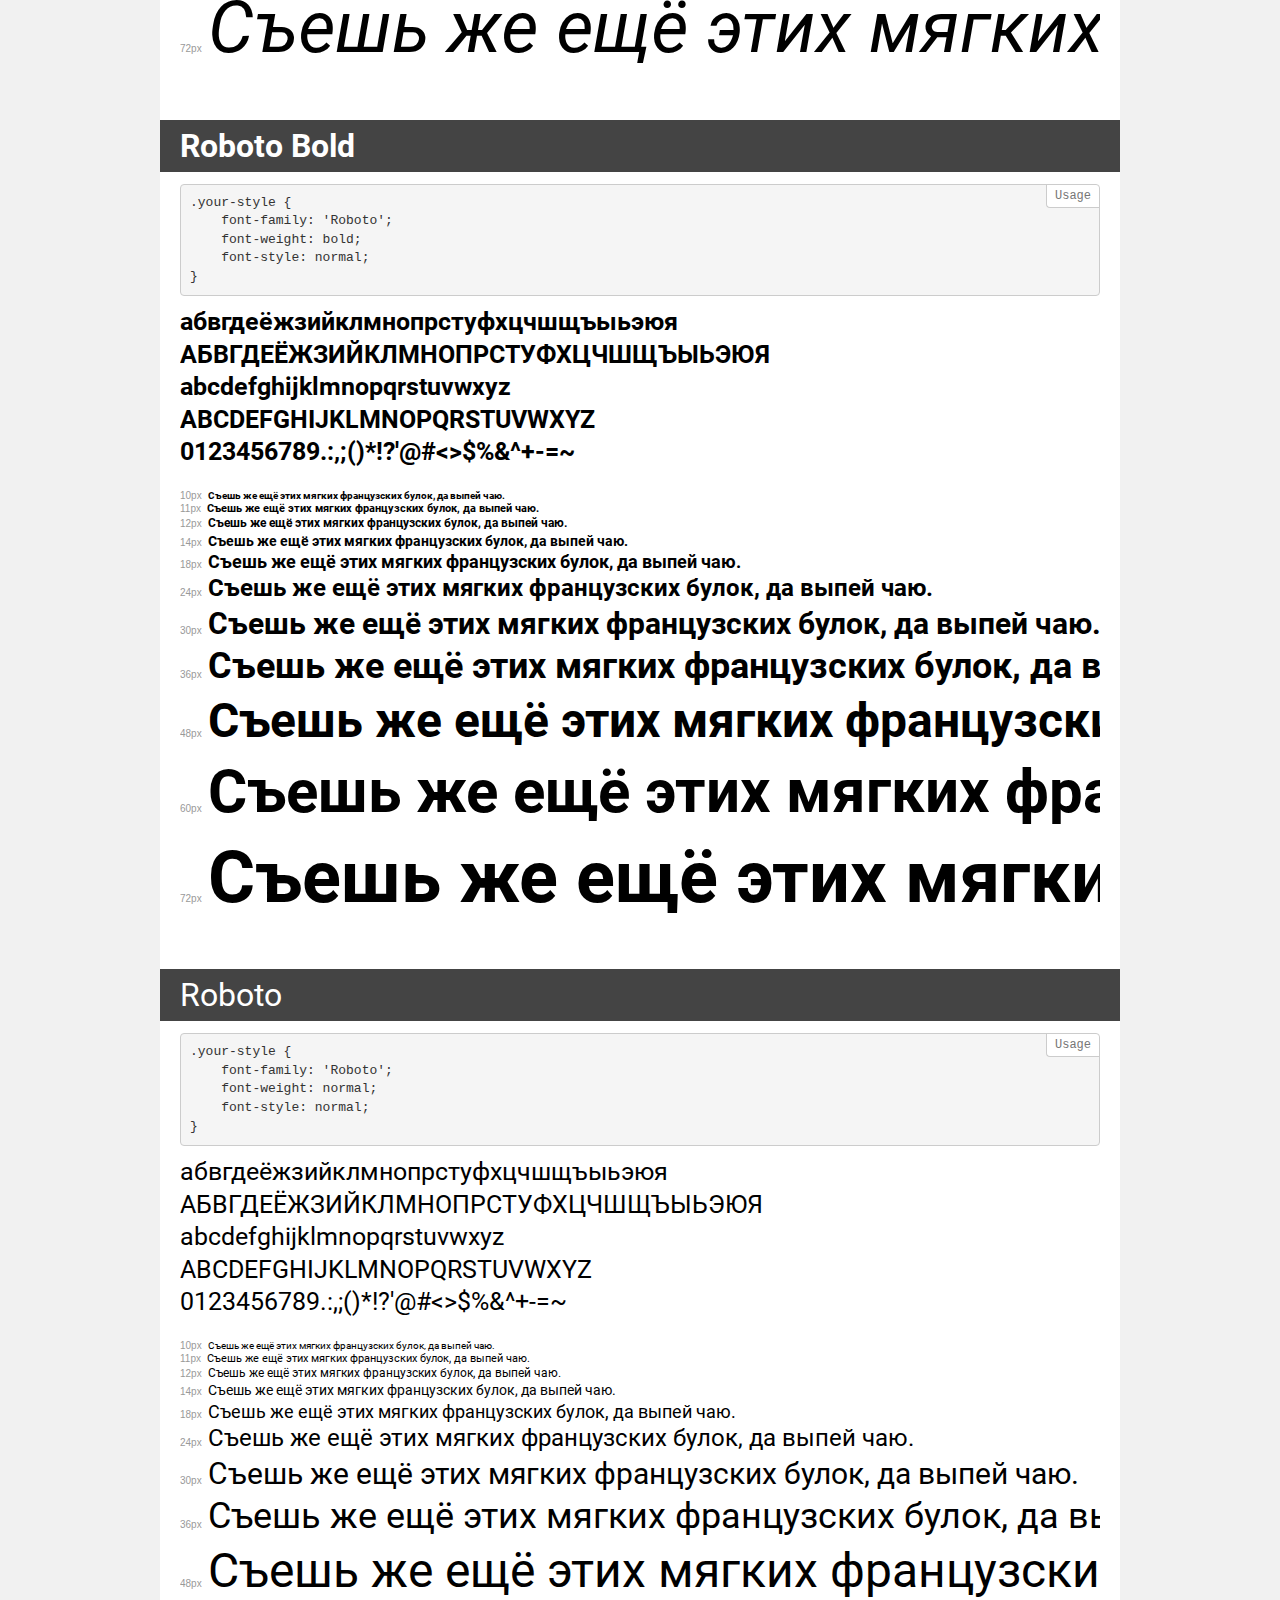
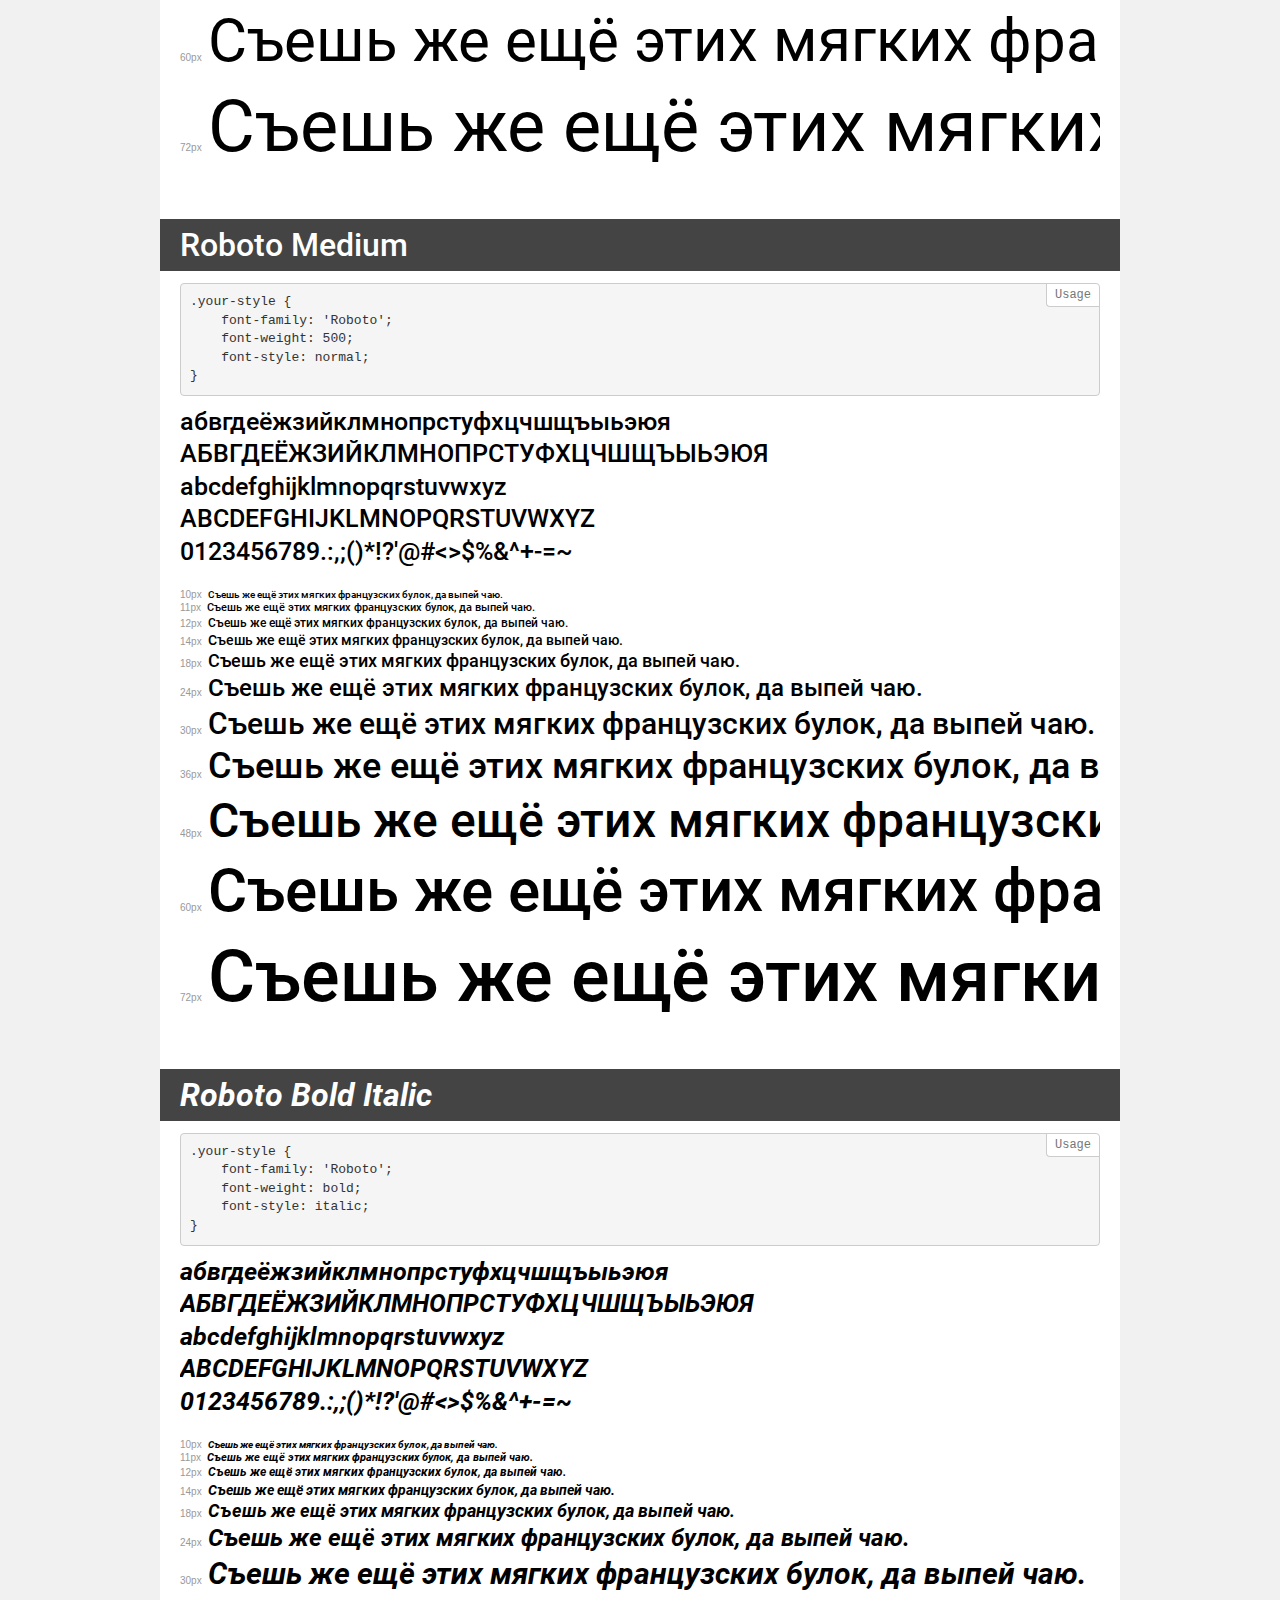
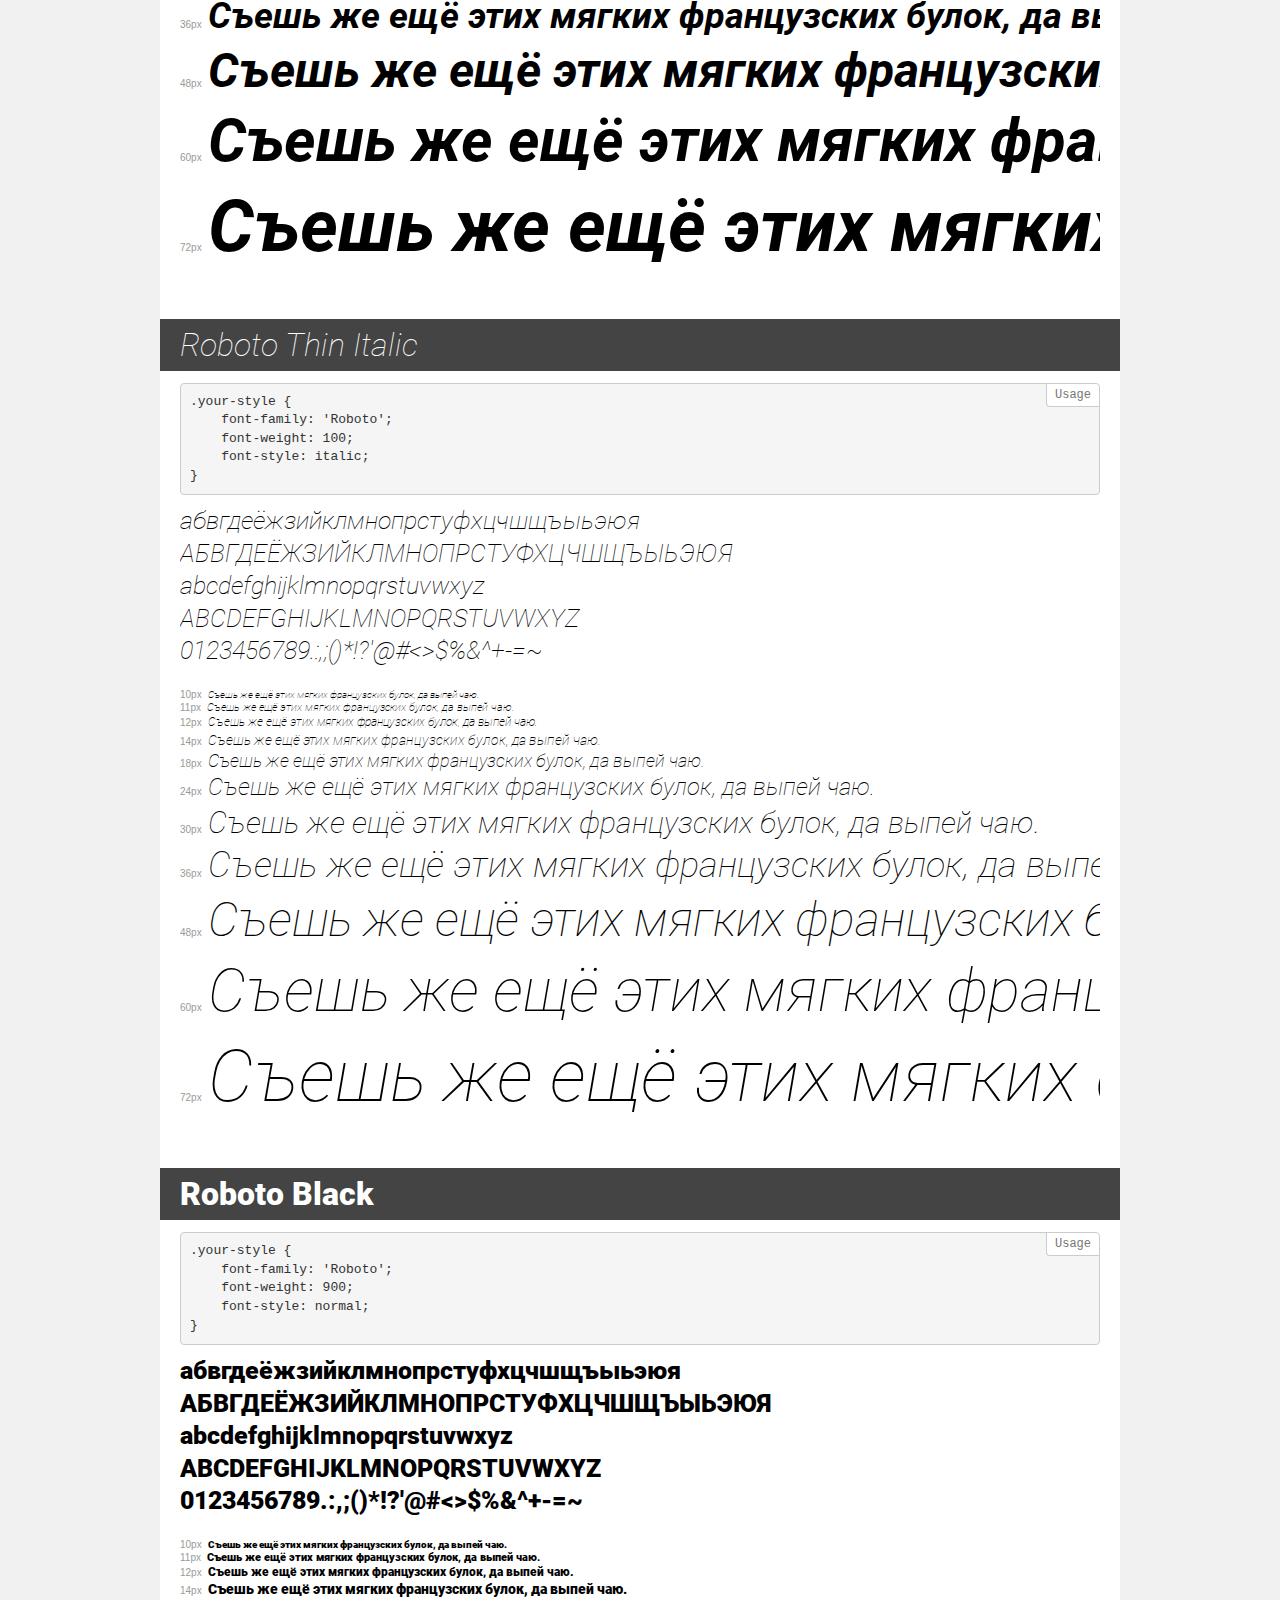
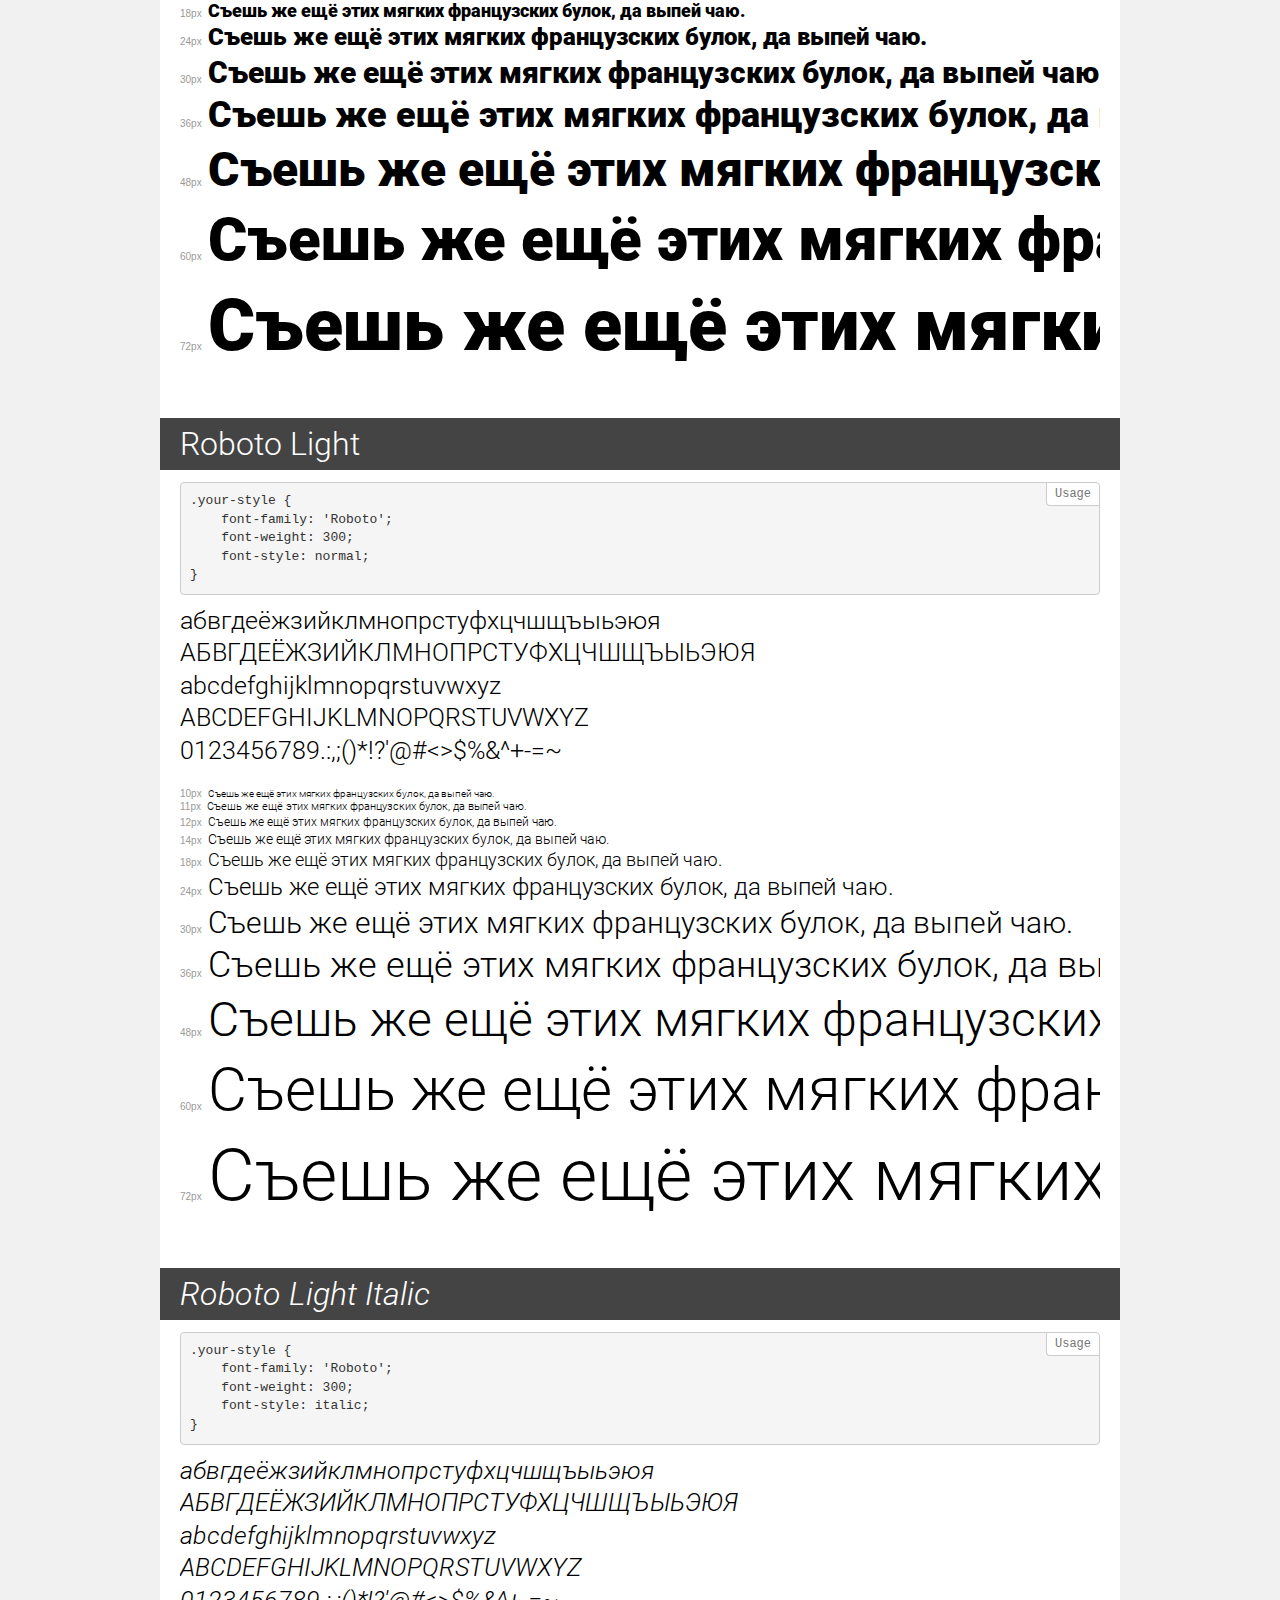
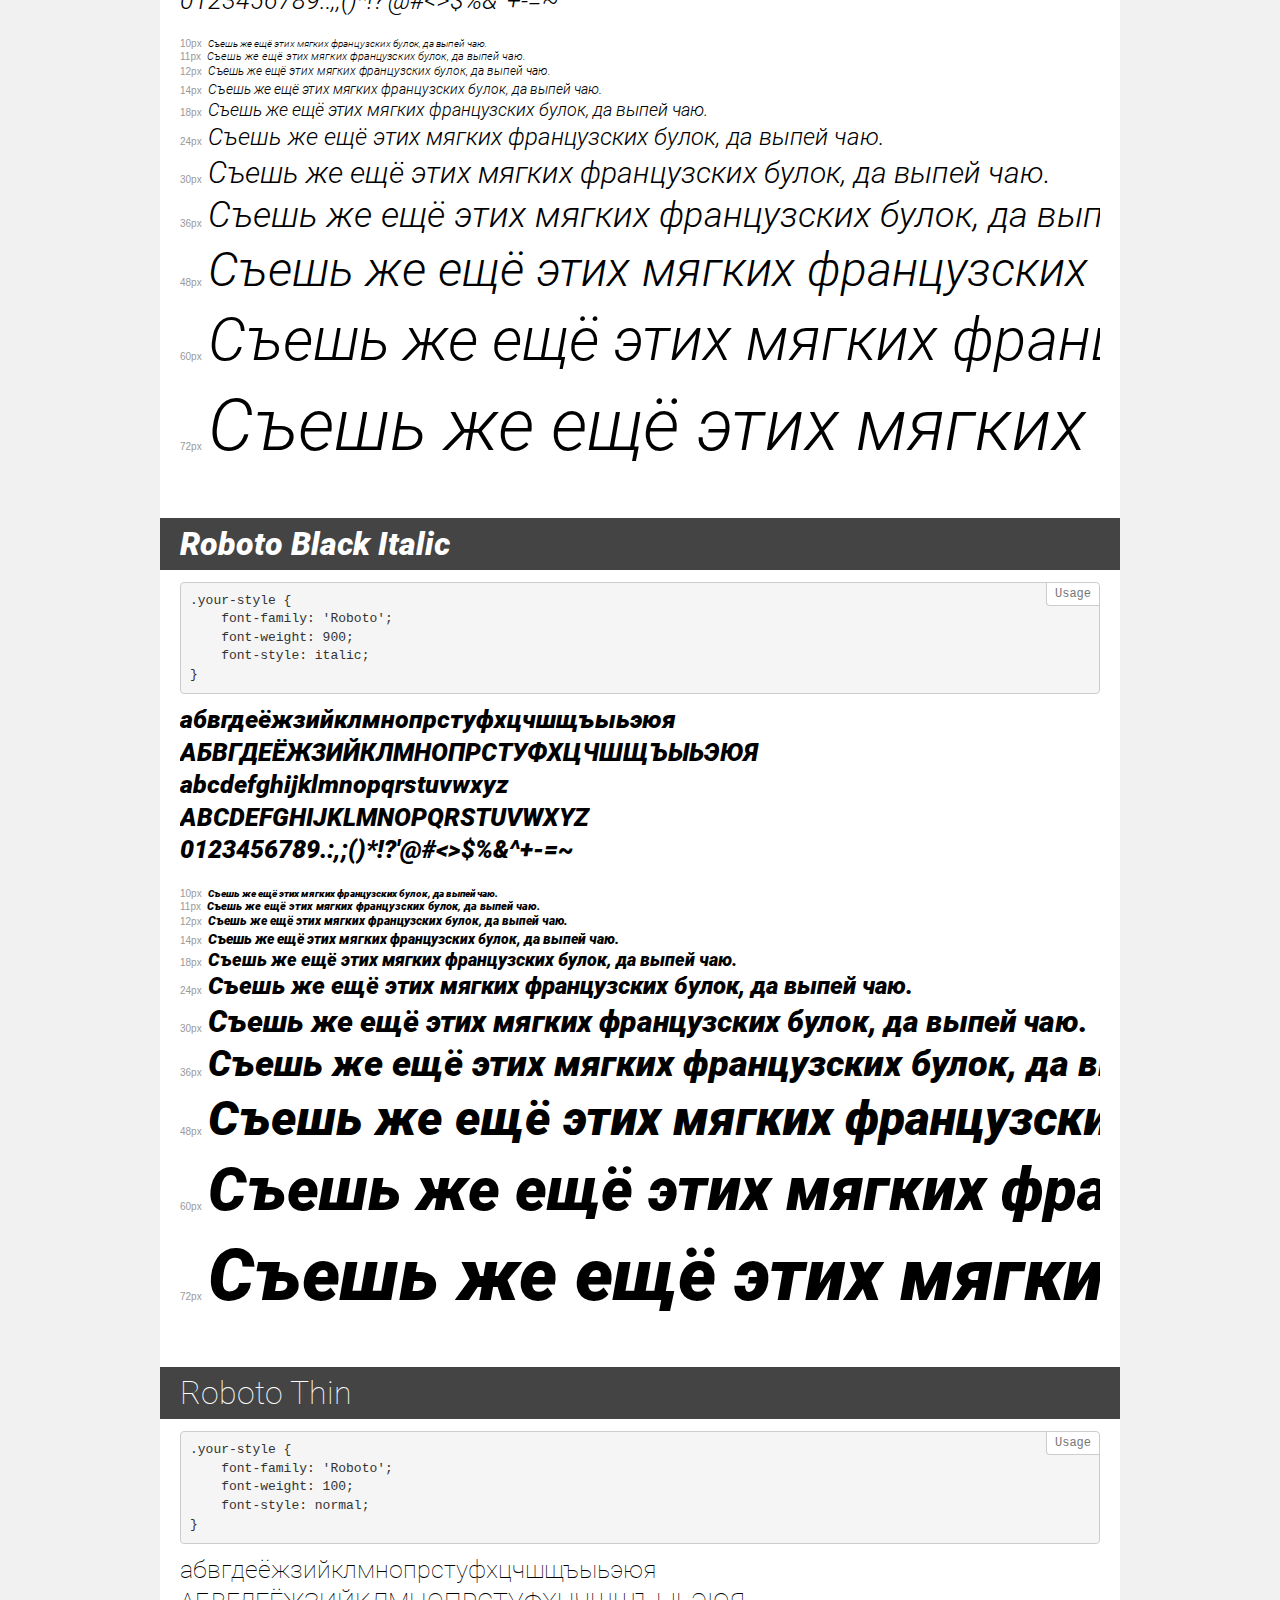
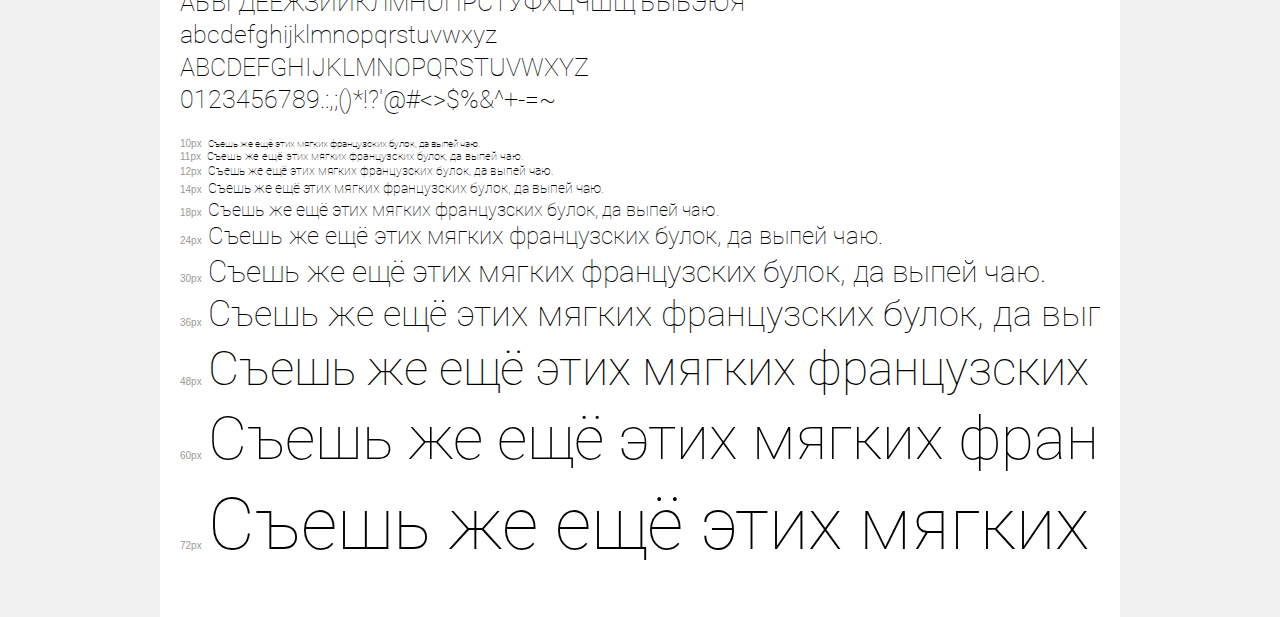
<file: assets/fonts/Roboto/demo.html>
<!DOCTYPE html>
<html>
<head>
    <meta charset="utf-8">
    <meta http-equiv="X-UA-Compatible" content="IE=edge">
    <meta name="viewport" content="width=device-width, initial-scale=1">
    <meta name="robots" content="noindex, noarchive">
    <title>Transfonter demo</title>
    <link href="stylesheet.css" rel="stylesheet">
    <style>
        /*
        http://meyerweb.com/eric/tools/css/reset/
        v2.0 | 20110126
        License: none (public domain)
        */
        html, body, div, span, applet, object, iframe,
        h1, h2, h3, h4, h5, h6, p, blockquote, pre,
        a, abbr, acronym, address, big, cite, code,
        del, dfn, em, img, ins, kbd, q, s, samp,
        small, strike, strong, sub, sup, tt, var,
        b, u, i, center,
        dl, dt, dd, ol, ul, li,
        fieldset, form, label, legend,
        table, caption, tbody, tfoot, thead, tr, th, td,
        article, aside, canvas, details, embed,
        figure, figcaption, footer, header, hgroup,
        menu, nav, output, ruby, section, summary,
        time, mark, audio, video {
            margin: 0;
            padding: 0;
            border: 0;
            font-size: 100%;
            font: inherit;
            vertical-align: baseline;
        }
        /* HTML5 display-role reset for older browsers */
        article, aside, details, figcaption, figure,
        footer, header, hgroup, menu, nav, section {
            display: block;
        }
        body {
            line-height: 1;
        }
        ol, ul {
            list-style: none;
        }
        blockquote, q {
            quotes: none;
        }
        blockquote:before, blockquote:after,
        q:before, q:after {
            content: '';
            content: none;
        }
        table {
            border-collapse: collapse;
            border-spacing: 0;
        }
        /* common styles */
        body {
            background: #f1f1f1;
            color: #000;
        }
        .page {
            background: #fff;
            width: 920px;
            margin: 0 auto;
            padding: 20px 20px 0 20px;
            overflow: hidden;
        }
        .font-container {
            overflow-x: auto;
            overflow-y: hidden;
            margin-bottom: 40px;
            line-height: 1.3;
            white-space: nowrap;
            padding-bottom: 5px;
        }
        h1 {
            position: relative;
            background: #444;
            font-size: 32px;
            color: #fff;
            padding: 10px 20px;
            margin: 0 -20px 12px -20px;
        }
        .letters {
            font-size: 25px;
            margin-bottom: 20px;
        }
        .s10:before {
            content: '10px';
        }
        .s11:before {
            content: '11px';
        }
        .s12:before {
            content: '12px';
        }
        .s14:before {
            content: '14px';
        }
        .s18:before {
            content: '18px';
        }
        .s24:before {
            content: '24px';
        }
        .s30:before {
            content: '30px';
        }
        .s36:before {
            content: '36px';
        }
        .s48:before {
            content: '48px';
        }
        .s60:before {
            content: '60px';
        }
        .s72:before {
            content: '72px';
        }
        .s10:before, .s11:before, .s12:before, .s14:before,
        .s18:before, .s24:before, .s30:before, .s36:before,
        .s48:before, .s60:before, .s72:before {
            font-family: Arial, sans-serif;
            font-size: 10px;
            font-weight: normal;
            font-style: normal;
            color: #999;
            padding-right: 6px;
        }
        pre {
            display: block;
            position: relative;
            padding: 9px;
            margin: 0 0 10px;
            font-family: Monaco, Menlo, Consolas, "Courier New", monospace !important;
            font-size: 13px;
            line-height: 1.428571429;
            color: #333;
            font-weight: normal !important;
            font-style: normal !important;
            background-color: #f5f5f5;
            border: 1px solid #ccc;
            overflow-x: auto;
            border-radius: 4px;
        }
        pre:after {
            display: block;
            position: absolute;
            right: 0;
            top: 0;
            content: 'Usage';
            line-height: 1;
            padding: 5px 8px;
            font-size: 12px;
            color: #767676;
            background-color: #fff;
            border: 1px solid #ccc;
            border-right: none;
            border-top: none;
            border-radius: 0 4px 0 4px;
            z-index: 10;
        }
        /* responsive */
        @media (max-width: 959px) {
            .page {
                width: auto;
                margin: 0;
            }
        }
    </style>
</head>
<body>
<div class="page">
    <div class="demo" style="font-family: 'Roboto'; font-weight: 500; font-style: italic;">
        <h1>Roboto Medium Italic</h1>
        <pre>.your-style {
    font-family: 'Roboto';
    font-weight: 500;
    font-style: italic;
}</pre>
        <div class="font-container">
            <p class="letters">
                абвгдеёжзийклмнопрстуфхцчшщъыьэюя<br>
АБВГДЕЁЖЗИЙКЛМНОПРСТУФХЦЧШЩЪЫЬЭЮЯ<br>
abcdefghijklmnopqrstuvwxyz<br>
ABCDEFGHIJKLMNOPQRSTUVWXYZ<br>
                0123456789.:,;()*!?'@#<>$%&^+-=~
            </p>
            <p class="s10" style="font-size: 10px;">Съешь же ещё этих мягких французских булок, да выпей чаю.</p>
            <p class="s11" style="font-size: 11px;">Съешь же ещё этих мягких французских булок, да выпей чаю.</p>
            <p class="s12" style="font-size: 12px;">Съешь же ещё этих мягких французских булок, да выпей чаю.</p>
            <p class="s14" style="font-size: 14px;">Съешь же ещё этих мягких французских булок, да выпей чаю.</p>
            <p class="s18" style="font-size: 18px;">Съешь же ещё этих мягких французских булок, да выпей чаю.</p>
            <p class="s24" style="font-size: 24px;">Съешь же ещё этих мягких французских булок, да выпей чаю.</p>
            <p class="s30" style="font-size: 30px;">Съешь же ещё этих мягких французских булок, да выпей чаю.</p>
            <p class="s36" style="font-size: 36px;">Съешь же ещё этих мягких французских булок, да выпей чаю.</p>
            <p class="s48" style="font-size: 48px;">Съешь же ещё этих мягких французских булок, да выпей чаю.</p>
            <p class="s60" style="font-size: 60px;">Съешь же ещё этих мягких французских булок, да выпей чаю.</p>
            <p class="s72" style="font-size: 72px;">Съешь же ещё этих мягких французских булок, да выпей чаю.</p>
        </div>
    </div>
    <div class="demo" style="font-family: 'Roboto'; font-weight: normal; font-style: italic;">
        <h1>Roboto Italic</h1>
        <pre>.your-style {
    font-family: 'Roboto';
    font-weight: normal;
    font-style: italic;
}</pre>
        <div class="font-container">
            <p class="letters">
                абвгдеёжзийклмнопрстуфхцчшщъыьэюя<br>
АБВГДЕЁЖЗИЙКЛМНОПРСТУФХЦЧШЩЪЫЬЭЮЯ<br>
abcdefghijklmnopqrstuvwxyz<br>
ABCDEFGHIJKLMNOPQRSTUVWXYZ<br>
                0123456789.:,;()*!?'@#<>$%&^+-=~
            </p>
            <p class="s10" style="font-size: 10px;">Съешь же ещё этих мягких французских булок, да выпей чаю.</p>
            <p class="s11" style="font-size: 11px;">Съешь же ещё этих мягких французских булок, да выпей чаю.</p>
            <p class="s12" style="font-size: 12px;">Съешь же ещё этих мягких французских булок, да выпей чаю.</p>
            <p class="s14" style="font-size: 14px;">Съешь же ещё этих мягких французских булок, да выпей чаю.</p>
            <p class="s18" style="font-size: 18px;">Съешь же ещё этих мягких французских булок, да выпей чаю.</p>
            <p class="s24" style="font-size: 24px;">Съешь же ещё этих мягких французских булок, да выпей чаю.</p>
            <p class="s30" style="font-size: 30px;">Съешь же ещё этих мягких французских булок, да выпей чаю.</p>
            <p class="s36" style="font-size: 36px;">Съешь же ещё этих мягких французских булок, да выпей чаю.</p>
            <p class="s48" style="font-size: 48px;">Съешь же ещё этих мягких французских булок, да выпей чаю.</p>
            <p class="s60" style="font-size: 60px;">Съешь же ещё этих мягких французских булок, да выпей чаю.</p>
            <p class="s72" style="font-size: 72px;">Съешь же ещё этих мягких французских булок, да выпей чаю.</p>
        </div>
    </div>
    <div class="demo" style="font-family: 'Roboto'; font-weight: bold; font-style: normal;">
        <h1>Roboto Bold</h1>
        <pre>.your-style {
    font-family: 'Roboto';
    font-weight: bold;
    font-style: normal;
}</pre>
        <div class="font-container">
            <p class="letters">
                абвгдеёжзийклмнопрстуфхцчшщъыьэюя<br>
АБВГДЕЁЖЗИЙКЛМНОПРСТУФХЦЧШЩЪЫЬЭЮЯ<br>
abcdefghijklmnopqrstuvwxyz<br>
ABCDEFGHIJKLMNOPQRSTUVWXYZ<br>
                0123456789.:,;()*!?'@#<>$%&^+-=~
            </p>
            <p class="s10" style="font-size: 10px;">Съешь же ещё этих мягких французских булок, да выпей чаю.</p>
            <p class="s11" style="font-size: 11px;">Съешь же ещё этих мягких французских булок, да выпей чаю.</p>
            <p class="s12" style="font-size: 12px;">Съешь же ещё этих мягких французских булок, да выпей чаю.</p>
            <p class="s14" style="font-size: 14px;">Съешь же ещё этих мягких французских булок, да выпей чаю.</p>
            <p class="s18" style="font-size: 18px;">Съешь же ещё этих мягких французских булок, да выпей чаю.</p>
            <p class="s24" style="font-size: 24px;">Съешь же ещё этих мягких французских булок, да выпей чаю.</p>
            <p class="s30" style="font-size: 30px;">Съешь же ещё этих мягких французских булок, да выпей чаю.</p>
            <p class="s36" style="font-size: 36px;">Съешь же ещё этих мягких французских булок, да выпей чаю.</p>
            <p class="s48" style="font-size: 48px;">Съешь же ещё этих мягких французских булок, да выпей чаю.</p>
            <p class="s60" style="font-size: 60px;">Съешь же ещё этих мягких французских булок, да выпей чаю.</p>
            <p class="s72" style="font-size: 72px;">Съешь же ещё этих мягких французских булок, да выпей чаю.</p>
        </div>
    </div>
    <div class="demo" style="font-family: 'Roboto'; font-weight: normal; font-style: normal;">
        <h1>Roboto</h1>
        <pre>.your-style {
    font-family: 'Roboto';
    font-weight: normal;
    font-style: normal;
}</pre>
        <div class="font-container">
            <p class="letters">
                абвгдеёжзийклмнопрстуфхцчшщъыьэюя<br>
АБВГДЕЁЖЗИЙКЛМНОПРСТУФХЦЧШЩЪЫЬЭЮЯ<br>
abcdefghijklmnopqrstuvwxyz<br>
ABCDEFGHIJKLMNOPQRSTUVWXYZ<br>
                0123456789.:,;()*!?'@#<>$%&^+-=~
            </p>
            <p class="s10" style="font-size: 10px;">Съешь же ещё этих мягких французских булок, да выпей чаю.</p>
            <p class="s11" style="font-size: 11px;">Съешь же ещё этих мягких французских булок, да выпей чаю.</p>
            <p class="s12" style="font-size: 12px;">Съешь же ещё этих мягких французских булок, да выпей чаю.</p>
            <p class="s14" style="font-size: 14px;">Съешь же ещё этих мягких французских булок, да выпей чаю.</p>
            <p class="s18" style="font-size: 18px;">Съешь же ещё этих мягких французских булок, да выпей чаю.</p>
            <p class="s24" style="font-size: 24px;">Съешь же ещё этих мягких французских булок, да выпей чаю.</p>
            <p class="s30" style="font-size: 30px;">Съешь же ещё этих мягких французских булок, да выпей чаю.</p>
            <p class="s36" style="font-size: 36px;">Съешь же ещё этих мягких французских булок, да выпей чаю.</p>
            <p class="s48" style="font-size: 48px;">Съешь же ещё этих мягких французских булок, да выпей чаю.</p>
            <p class="s60" style="font-size: 60px;">Съешь же ещё этих мягких французских булок, да выпей чаю.</p>
            <p class="s72" style="font-size: 72px;">Съешь же ещё этих мягких французских булок, да выпей чаю.</p>
        </div>
    </div>
    <div class="demo" style="font-family: 'Roboto'; font-weight: 500; font-style: normal;">
        <h1>Roboto Medium</h1>
        <pre>.your-style {
    font-family: 'Roboto';
    font-weight: 500;
    font-style: normal;
}</pre>
        <div class="font-container">
            <p class="letters">
                абвгдеёжзийклмнопрстуфхцчшщъыьэюя<br>
АБВГДЕЁЖЗИЙКЛМНОПРСТУФХЦЧШЩЪЫЬЭЮЯ<br>
abcdefghijklmnopqrstuvwxyz<br>
ABCDEFGHIJKLMNOPQRSTUVWXYZ<br>
                0123456789.:,;()*!?'@#<>$%&^+-=~
            </p>
            <p class="s10" style="font-size: 10px;">Съешь же ещё этих мягких французских булок, да выпей чаю.</p>
            <p class="s11" style="font-size: 11px;">Съешь же ещё этих мягких французских булок, да выпей чаю.</p>
            <p class="s12" style="font-size: 12px;">Съешь же ещё этих мягких французских булок, да выпей чаю.</p>
            <p class="s14" style="font-size: 14px;">Съешь же ещё этих мягких французских булок, да выпей чаю.</p>
            <p class="s18" style="font-size: 18px;">Съешь же ещё этих мягких французских булок, да выпей чаю.</p>
            <p class="s24" style="font-size: 24px;">Съешь же ещё этих мягких французских булок, да выпей чаю.</p>
            <p class="s30" style="font-size: 30px;">Съешь же ещё этих мягких французских булок, да выпей чаю.</p>
            <p class="s36" style="font-size: 36px;">Съешь же ещё этих мягких французских булок, да выпей чаю.</p>
            <p class="s48" style="font-size: 48px;">Съешь же ещё этих мягких французских булок, да выпей чаю.</p>
            <p class="s60" style="font-size: 60px;">Съешь же ещё этих мягких французских булок, да выпей чаю.</p>
            <p class="s72" style="font-size: 72px;">Съешь же ещё этих мягких французских булок, да выпей чаю.</p>
        </div>
    </div>
    <div class="demo" style="font-family: 'Roboto'; font-weight: bold; font-style: italic;">
        <h1>Roboto Bold Italic</h1>
        <pre>.your-style {
    font-family: 'Roboto';
    font-weight: bold;
    font-style: italic;
}</pre>
        <div class="font-container">
            <p class="letters">
                абвгдеёжзийклмнопрстуфхцчшщъыьэюя<br>
АБВГДЕЁЖЗИЙКЛМНОПРСТУФХЦЧШЩЪЫЬЭЮЯ<br>
abcdefghijklmnopqrstuvwxyz<br>
ABCDEFGHIJKLMNOPQRSTUVWXYZ<br>
                0123456789.:,;()*!?'@#<>$%&^+-=~
            </p>
            <p class="s10" style="font-size: 10px;">Съешь же ещё этих мягких французских булок, да выпей чаю.</p>
            <p class="s11" style="font-size: 11px;">Съешь же ещё этих мягких французских булок, да выпей чаю.</p>
            <p class="s12" style="font-size: 12px;">Съешь же ещё этих мягких французских булок, да выпей чаю.</p>
            <p class="s14" style="font-size: 14px;">Съешь же ещё этих мягких французских булок, да выпей чаю.</p>
            <p class="s18" style="font-size: 18px;">Съешь же ещё этих мягких французских булок, да выпей чаю.</p>
            <p class="s24" style="font-size: 24px;">Съешь же ещё этих мягких французских булок, да выпей чаю.</p>
            <p class="s30" style="font-size: 30px;">Съешь же ещё этих мягких французских булок, да выпей чаю.</p>
            <p class="s36" style="font-size: 36px;">Съешь же ещё этих мягких французских булок, да выпей чаю.</p>
            <p class="s48" style="font-size: 48px;">Съешь же ещё этих мягких французских булок, да выпей чаю.</p>
            <p class="s60" style="font-size: 60px;">Съешь же ещё этих мягких французских булок, да выпей чаю.</p>
            <p class="s72" style="font-size: 72px;">Съешь же ещё этих мягких французских булок, да выпей чаю.</p>
        </div>
    </div>
    <div class="demo" style="font-family: 'Roboto'; font-weight: 100; font-style: italic;">
        <h1>Roboto Thin Italic</h1>
        <pre>.your-style {
    font-family: 'Roboto';
    font-weight: 100;
    font-style: italic;
}</pre>
        <div class="font-container">
            <p class="letters">
                абвгдеёжзийклмнопрстуфхцчшщъыьэюя<br>
АБВГДЕЁЖЗИЙКЛМНОПРСТУФХЦЧШЩЪЫЬЭЮЯ<br>
abcdefghijklmnopqrstuvwxyz<br>
ABCDEFGHIJKLMNOPQRSTUVWXYZ<br>
                0123456789.:,;()*!?'@#<>$%&^+-=~
            </p>
            <p class="s10" style="font-size: 10px;">Съешь же ещё этих мягких французских булок, да выпей чаю.</p>
            <p class="s11" style="font-size: 11px;">Съешь же ещё этих мягких французских булок, да выпей чаю.</p>
            <p class="s12" style="font-size: 12px;">Съешь же ещё этих мягких французских булок, да выпей чаю.</p>
            <p class="s14" style="font-size: 14px;">Съешь же ещё этих мягких французских булок, да выпей чаю.</p>
            <p class="s18" style="font-size: 18px;">Съешь же ещё этих мягких французских булок, да выпей чаю.</p>
            <p class="s24" style="font-size: 24px;">Съешь же ещё этих мягких французских булок, да выпей чаю.</p>
            <p class="s30" style="font-size: 30px;">Съешь же ещё этих мягких французских булок, да выпей чаю.</p>
            <p class="s36" style="font-size: 36px;">Съешь же ещё этих мягких французских булок, да выпей чаю.</p>
            <p class="s48" style="font-size: 48px;">Съешь же ещё этих мягких французских булок, да выпей чаю.</p>
            <p class="s60" style="font-size: 60px;">Съешь же ещё этих мягких французских булок, да выпей чаю.</p>
            <p class="s72" style="font-size: 72px;">Съешь же ещё этих мягких французских булок, да выпей чаю.</p>
        </div>
    </div>
    <div class="demo" style="font-family: 'Roboto'; font-weight: 900; font-style: normal;">
        <h1>Roboto Black</h1>
        <pre>.your-style {
    font-family: 'Roboto';
    font-weight: 900;
    font-style: normal;
}</pre>
        <div class="font-container">
            <p class="letters">
                абвгдеёжзийклмнопрстуфхцчшщъыьэюя<br>
АБВГДЕЁЖЗИЙКЛМНОПРСТУФХЦЧШЩЪЫЬЭЮЯ<br>
abcdefghijklmnopqrstuvwxyz<br>
ABCDEFGHIJKLMNOPQRSTUVWXYZ<br>
                0123456789.:,;()*!?'@#<>$%&^+-=~
            </p>
            <p class="s10" style="font-size: 10px;">Съешь же ещё этих мягких французских булок, да выпей чаю.</p>
            <p class="s11" style="font-size: 11px;">Съешь же ещё этих мягких французских булок, да выпей чаю.</p>
            <p class="s12" style="font-size: 12px;">Съешь же ещё этих мягких французских булок, да выпей чаю.</p>
            <p class="s14" style="font-size: 14px;">Съешь же ещё этих мягких французских булок, да выпей чаю.</p>
            <p class="s18" style="font-size: 18px;">Съешь же ещё этих мягких французских булок, да выпей чаю.</p>
            <p class="s24" style="font-size: 24px;">Съешь же ещё этих мягких французских булок, да выпей чаю.</p>
            <p class="s30" style="font-size: 30px;">Съешь же ещё этих мягких французских булок, да выпей чаю.</p>
            <p class="s36" style="font-size: 36px;">Съешь же ещё этих мягких французских булок, да выпей чаю.</p>
            <p class="s48" style="font-size: 48px;">Съешь же ещё этих мягких французских булок, да выпей чаю.</p>
            <p class="s60" style="font-size: 60px;">Съешь же ещё этих мягких французских булок, да выпей чаю.</p>
            <p class="s72" style="font-size: 72px;">Съешь же ещё этих мягких французских булок, да выпей чаю.</p>
        </div>
    </div>
    <div class="demo" style="font-family: 'Roboto'; font-weight: 300; font-style: normal;">
        <h1>Roboto Light</h1>
        <pre>.your-style {
    font-family: 'Roboto';
    font-weight: 300;
    font-style: normal;
}</pre>
        <div class="font-container">
            <p class="letters">
                абвгдеёжзийклмнопрстуфхцчшщъыьэюя<br>
АБВГДЕЁЖЗИЙКЛМНОПРСТУФХЦЧШЩЪЫЬЭЮЯ<br>
abcdefghijklmnopqrstuvwxyz<br>
ABCDEFGHIJKLMNOPQRSTUVWXYZ<br>
                0123456789.:,;()*!?'@#<>$%&^+-=~
            </p>
            <p class="s10" style="font-size: 10px;">Съешь же ещё этих мягких французских булок, да выпей чаю.</p>
            <p class="s11" style="font-size: 11px;">Съешь же ещё этих мягких французских булок, да выпей чаю.</p>
            <p class="s12" style="font-size: 12px;">Съешь же ещё этих мягких французских булок, да выпей чаю.</p>
            <p class="s14" style="font-size: 14px;">Съешь же ещё этих мягких французских булок, да выпей чаю.</p>
            <p class="s18" style="font-size: 18px;">Съешь же ещё этих мягких французских булок, да выпей чаю.</p>
            <p class="s24" style="font-size: 24px;">Съешь же ещё этих мягких французских булок, да выпей чаю.</p>
            <p class="s30" style="font-size: 30px;">Съешь же ещё этих мягких французских булок, да выпей чаю.</p>
            <p class="s36" style="font-size: 36px;">Съешь же ещё этих мягких французских булок, да выпей чаю.</p>
            <p class="s48" style="font-size: 48px;">Съешь же ещё этих мягких французских булок, да выпей чаю.</p>
            <p class="s60" style="font-size: 60px;">Съешь же ещё этих мягких французских булок, да выпей чаю.</p>
            <p class="s72" style="font-size: 72px;">Съешь же ещё этих мягких французских булок, да выпей чаю.</p>
        </div>
    </div>
    <div class="demo" style="font-family: 'Roboto'; font-weight: 300; font-style: italic;">
        <h1>Roboto Light Italic</h1>
        <pre>.your-style {
    font-family: 'Roboto';
    font-weight: 300;
    font-style: italic;
}</pre>
        <div class="font-container">
            <p class="letters">
                абвгдеёжзийклмнопрстуфхцчшщъыьэюя<br>
АБВГДЕЁЖЗИЙКЛМНОПРСТУФХЦЧШЩЪЫЬЭЮЯ<br>
abcdefghijklmnopqrstuvwxyz<br>
ABCDEFGHIJKLMNOPQRSTUVWXYZ<br>
                0123456789.:,;()*!?'@#<>$%&^+-=~
            </p>
            <p class="s10" style="font-size: 10px;">Съешь же ещё этих мягких французских булок, да выпей чаю.</p>
            <p class="s11" style="font-size: 11px;">Съешь же ещё этих мягких французских булок, да выпей чаю.</p>
            <p class="s12" style="font-size: 12px;">Съешь же ещё этих мягких французских булок, да выпей чаю.</p>
            <p class="s14" style="font-size: 14px;">Съешь же ещё этих мягких французских булок, да выпей чаю.</p>
            <p class="s18" style="font-size: 18px;">Съешь же ещё этих мягких французских булок, да выпей чаю.</p>
            <p class="s24" style="font-size: 24px;">Съешь же ещё этих мягких французских булок, да выпей чаю.</p>
            <p class="s30" style="font-size: 30px;">Съешь же ещё этих мягких французских булок, да выпей чаю.</p>
            <p class="s36" style="font-size: 36px;">Съешь же ещё этих мягких французских булок, да выпей чаю.</p>
            <p class="s48" style="font-size: 48px;">Съешь же ещё этих мягких французских булок, да выпей чаю.</p>
            <p class="s60" style="font-size: 60px;">Съешь же ещё этих мягких французских булок, да выпей чаю.</p>
            <p class="s72" style="font-size: 72px;">Съешь же ещё этих мягких французских булок, да выпей чаю.</p>
        </div>
    </div>
    <div class="demo" style="font-family: 'Roboto'; font-weight: 900; font-style: italic;">
        <h1>Roboto Black Italic</h1>
        <pre>.your-style {
    font-family: 'Roboto';
    font-weight: 900;
    font-style: italic;
}</pre>
        <div class="font-container">
            <p class="letters">
                абвгдеёжзийклмнопрстуфхцчшщъыьэюя<br>
АБВГДЕЁЖЗИЙКЛМНОПРСТУФХЦЧШЩЪЫЬЭЮЯ<br>
abcdefghijklmnopqrstuvwxyz<br>
ABCDEFGHIJKLMNOPQRSTUVWXYZ<br>
                0123456789.:,;()*!?'@#<>$%&^+-=~
            </p>
            <p class="s10" style="font-size: 10px;">Съешь же ещё этих мягких французских булок, да выпей чаю.</p>
            <p class="s11" style="font-size: 11px;">Съешь же ещё этих мягких французских булок, да выпей чаю.</p>
            <p class="s12" style="font-size: 12px;">Съешь же ещё этих мягких французских булок, да выпей чаю.</p>
            <p class="s14" style="font-size: 14px;">Съешь же ещё этих мягких французских булок, да выпей чаю.</p>
            <p class="s18" style="font-size: 18px;">Съешь же ещё этих мягких французских булок, да выпей чаю.</p>
            <p class="s24" style="font-size: 24px;">Съешь же ещё этих мягких французских булок, да выпей чаю.</p>
            <p class="s30" style="font-size: 30px;">Съешь же ещё этих мягких французских булок, да выпей чаю.</p>
            <p class="s36" style="font-size: 36px;">Съешь же ещё этих мягких французских булок, да выпей чаю.</p>
            <p class="s48" style="font-size: 48px;">Съешь же ещё этих мягких французских булок, да выпей чаю.</p>
            <p class="s60" style="font-size: 60px;">Съешь же ещё этих мягких французских булок, да выпей чаю.</p>
            <p class="s72" style="font-size: 72px;">Съешь же ещё этих мягких французских булок, да выпей чаю.</p>
        </div>
    </div>
    <div class="demo" style="font-family: 'Roboto'; font-weight: 100; font-style: normal;">
        <h1>Roboto Thin</h1>
        <pre>.your-style {
    font-family: 'Roboto';
    font-weight: 100;
    font-style: normal;
}</pre>
        <div class="font-container">
            <p class="letters">
                абвгдеёжзийклмнопрстуфхцчшщъыьэюя<br>
АБВГДЕЁЖЗИЙКЛМНОПРСТУФХЦЧШЩЪЫЬЭЮЯ<br>
abcdefghijklmnopqrstuvwxyz<br>
ABCDEFGHIJKLMNOPQRSTUVWXYZ<br>
                0123456789.:,;()*!?'@#<>$%&^+-=~
            </p>
            <p class="s10" style="font-size: 10px;">Съешь же ещё этих мягких французских булок, да выпей чаю.</p>
            <p class="s11" style="font-size: 11px;">Съешь же ещё этих мягких французских булок, да выпей чаю.</p>
            <p class="s12" style="font-size: 12px;">Съешь же ещё этих мягких французских булок, да выпей чаю.</p>
            <p class="s14" style="font-size: 14px;">Съешь же ещё этих мягких французских булок, да выпей чаю.</p>
            <p class="s18" style="font-size: 18px;">Съешь же ещё этих мягких французских булок, да выпей чаю.</p>
            <p class="s24" style="font-size: 24px;">Съешь же ещё этих мягких французских булок, да выпей чаю.</p>
            <p class="s30" style="font-size: 30px;">Съешь же ещё этих мягких французских булок, да выпей чаю.</p>
            <p class="s36" style="font-size: 36px;">Съешь же ещё этих мягких французских булок, да выпей чаю.</p>
            <p class="s48" style="font-size: 48px;">Съешь же ещё этих мягких французских булок, да выпей чаю.</p>
            <p class="s60" style="font-size: 60px;">Съешь же ещё этих мягких французских булок, да выпей чаю.</p>
            <p class="s72" style="font-size: 72px;">Съешь же ещё этих мягких французских булок, да выпей чаю.</p>
        </div>
    </div>
</div>
</body>
</html>
</file>
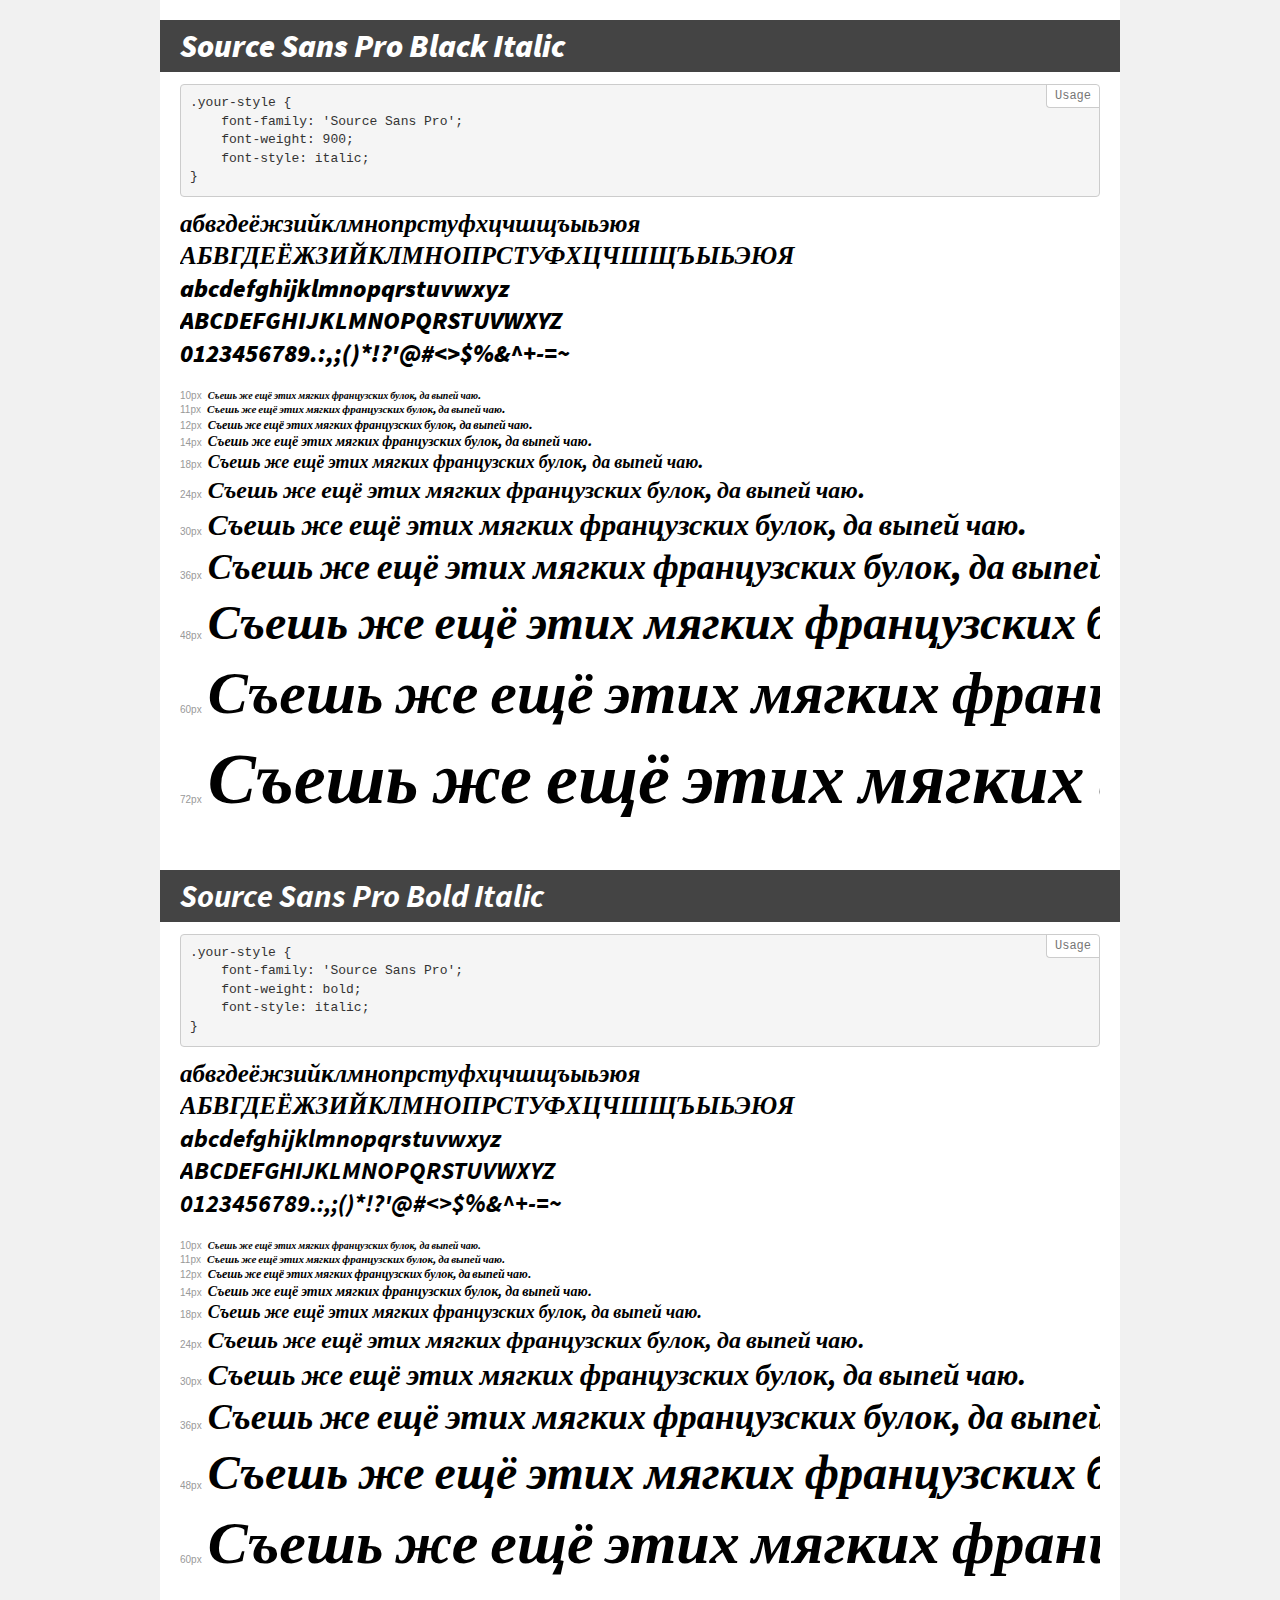
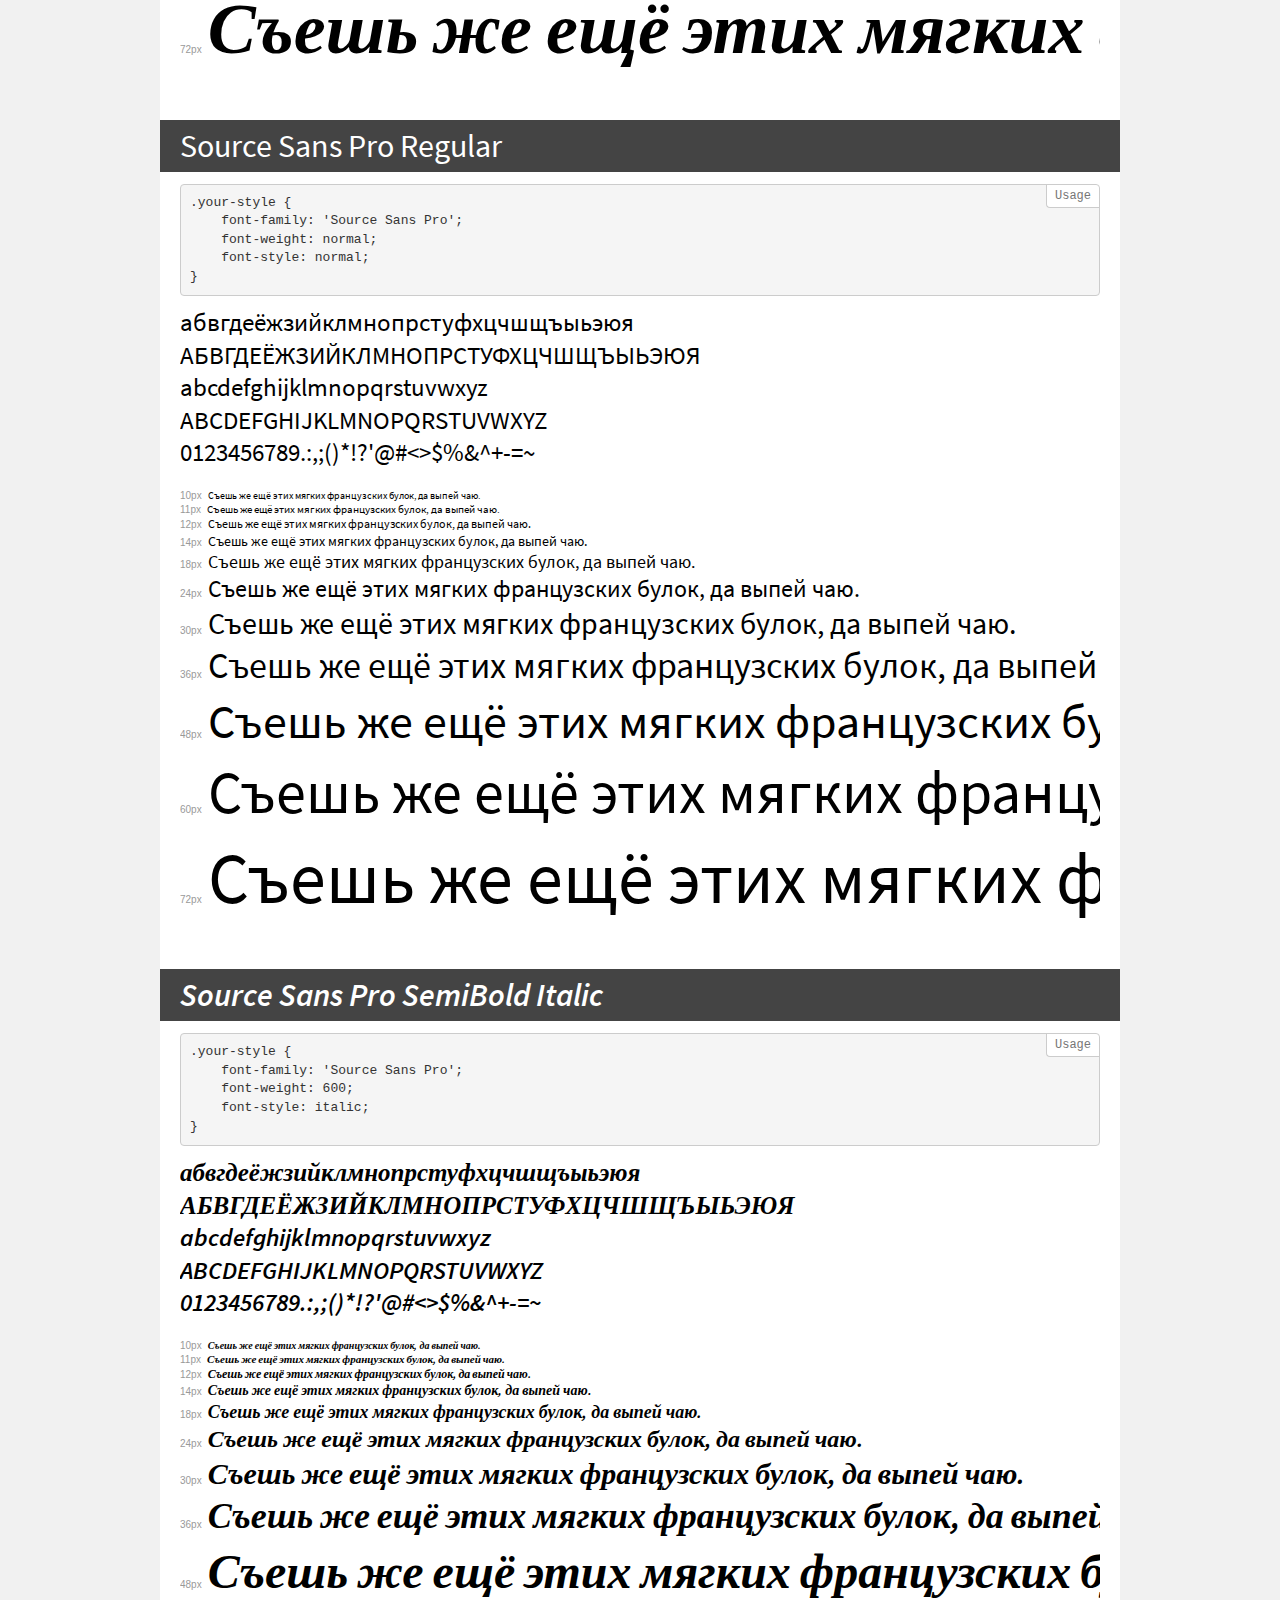
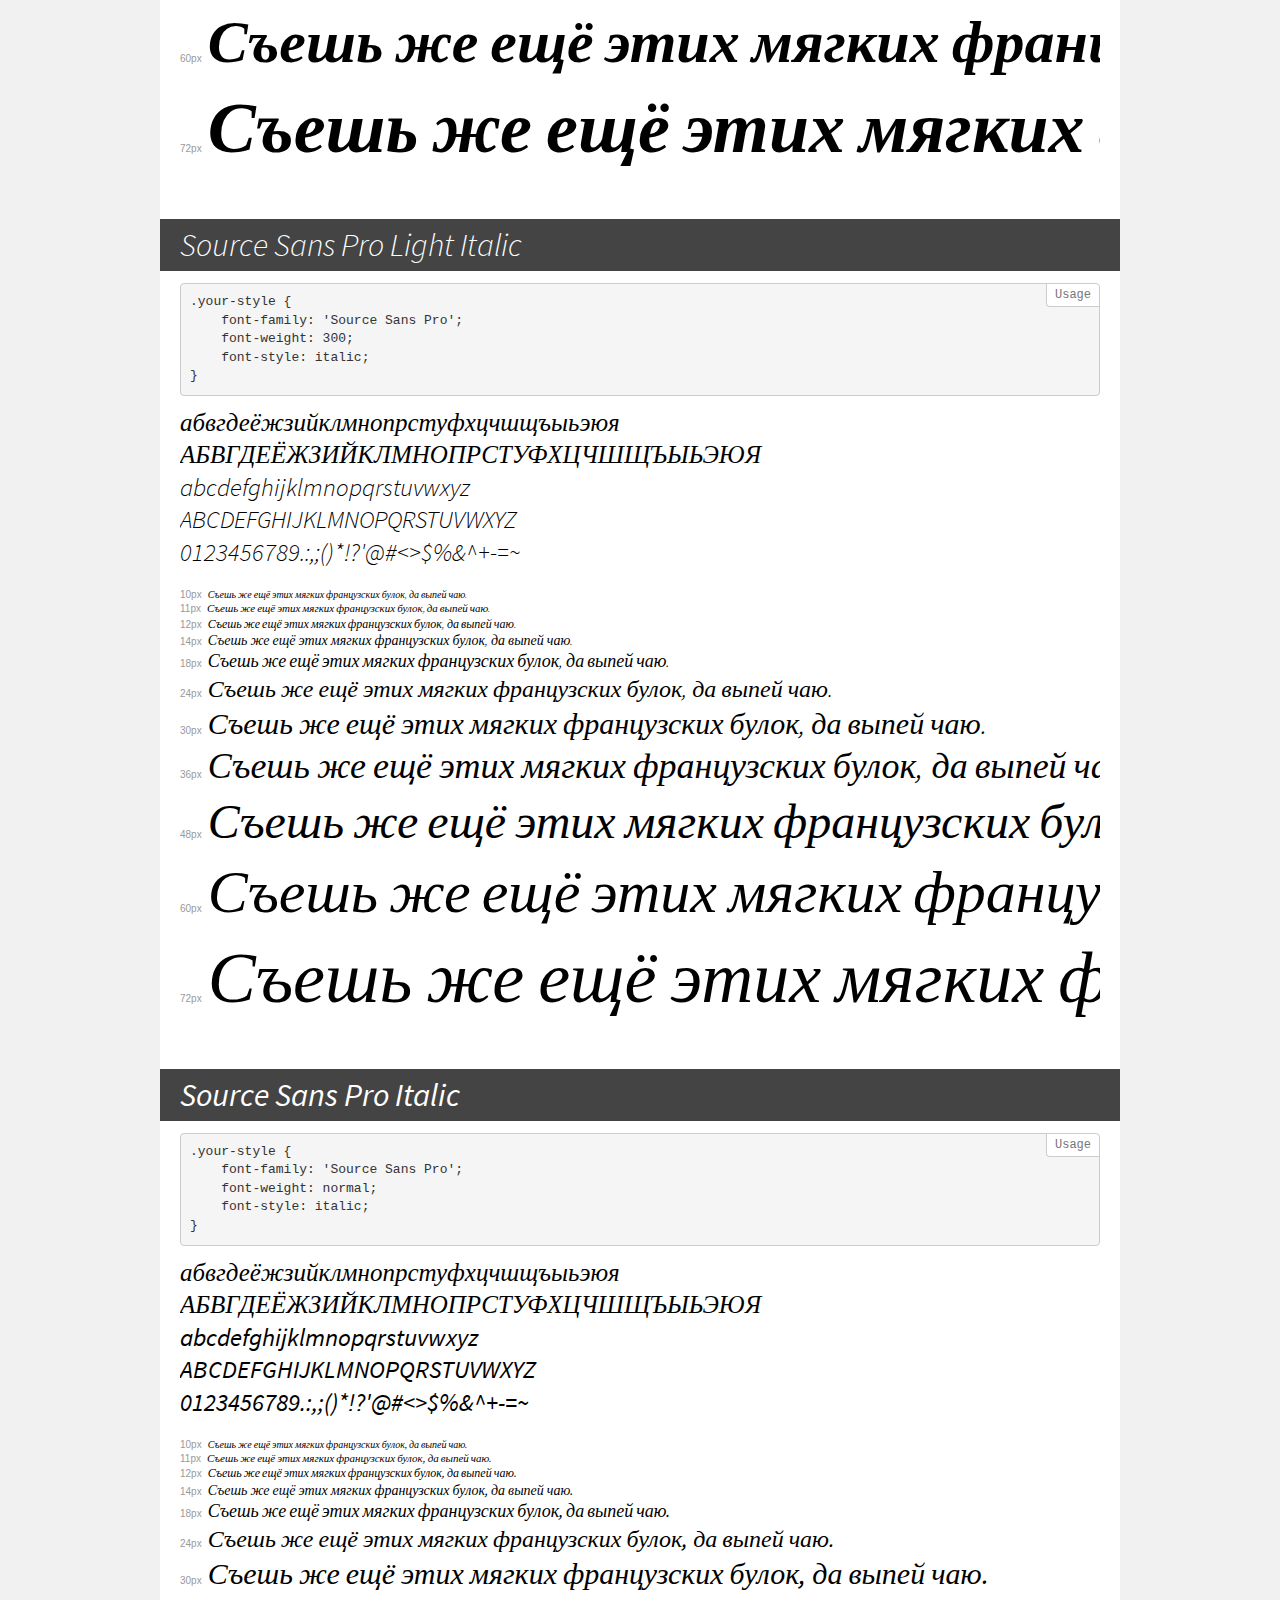
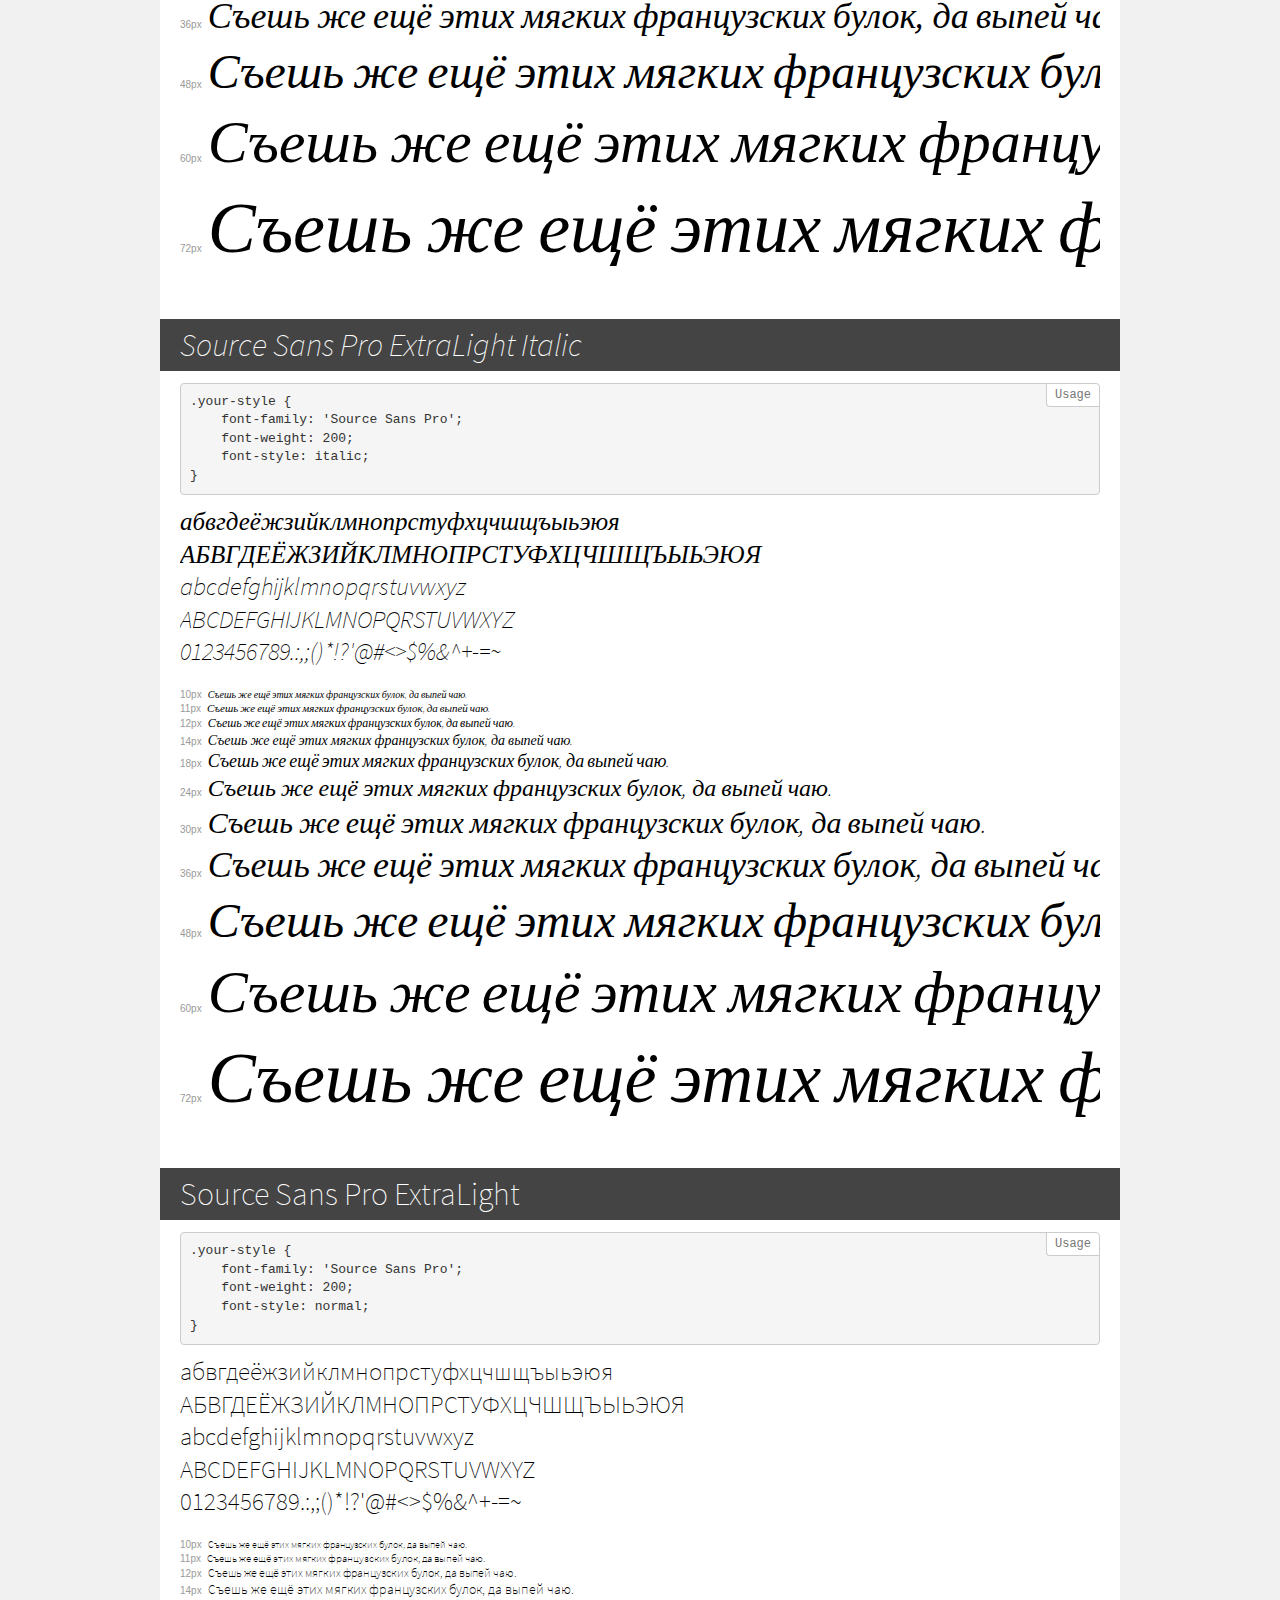
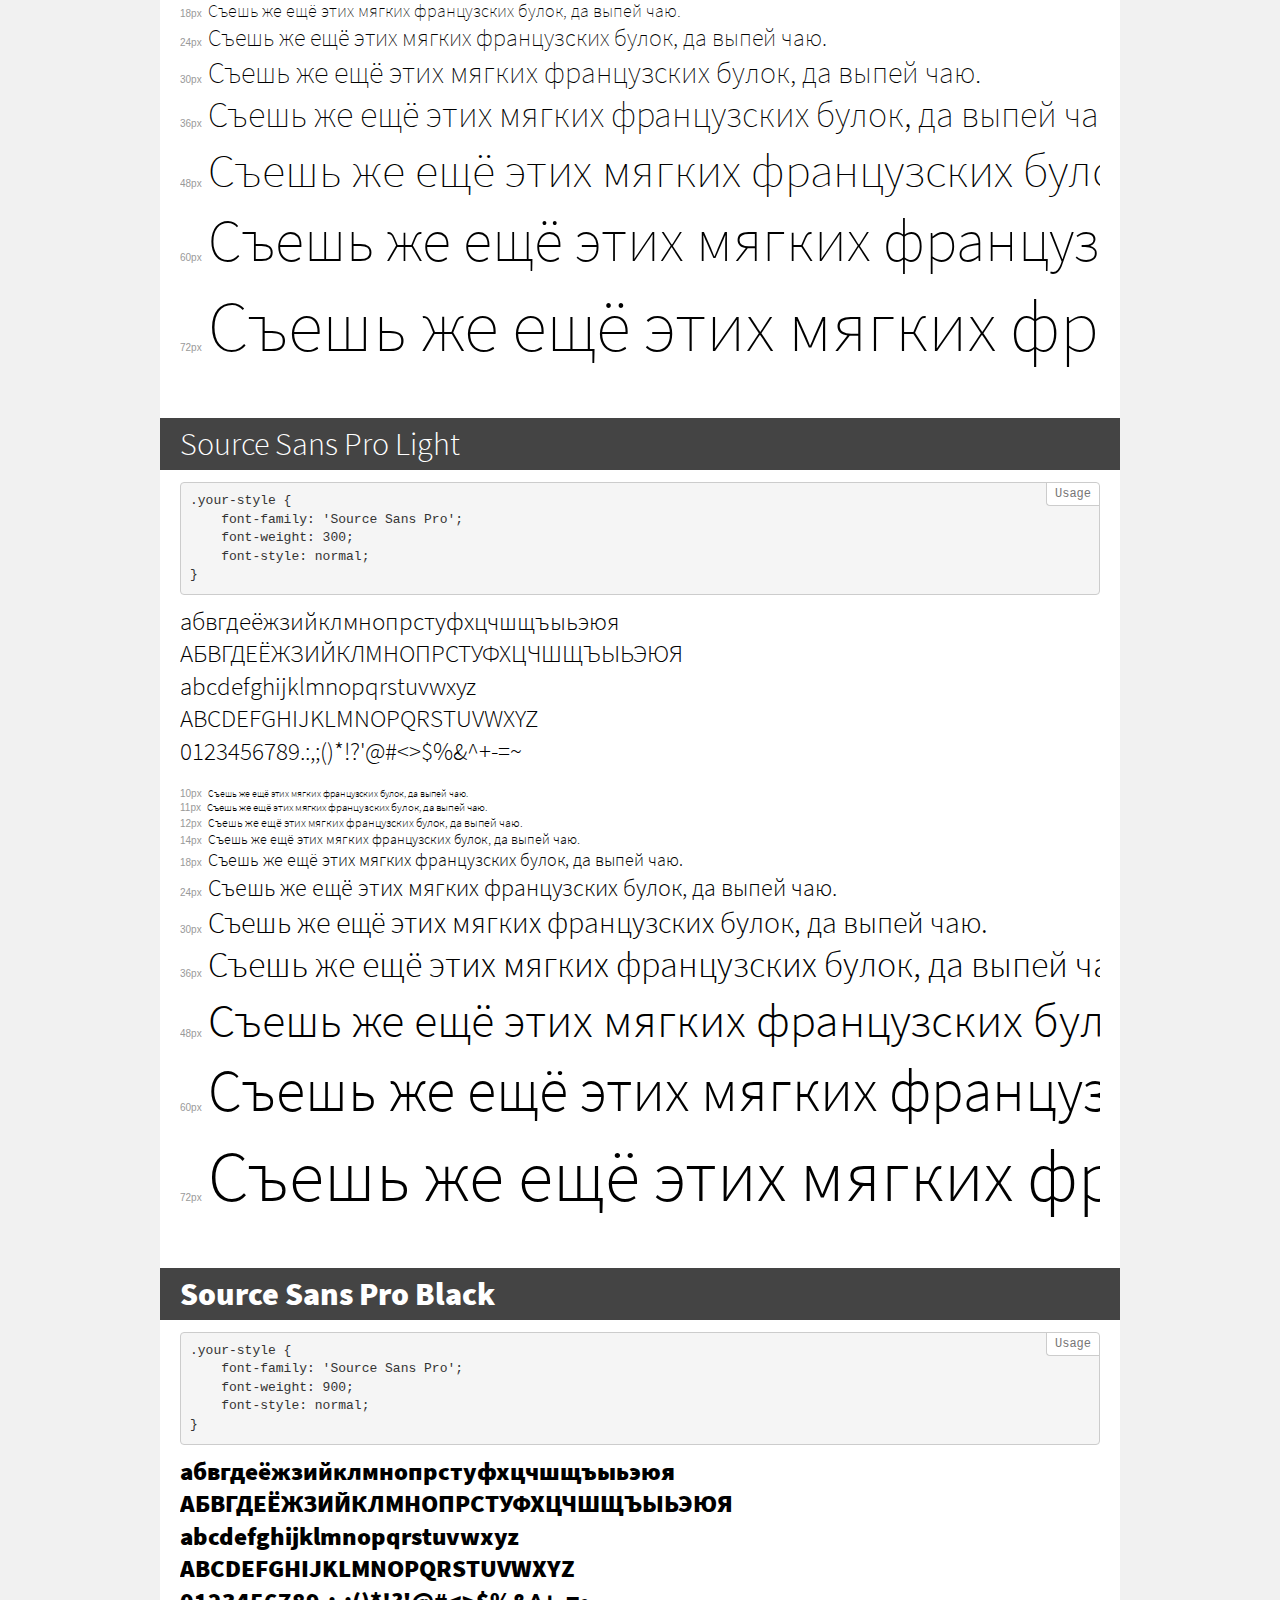
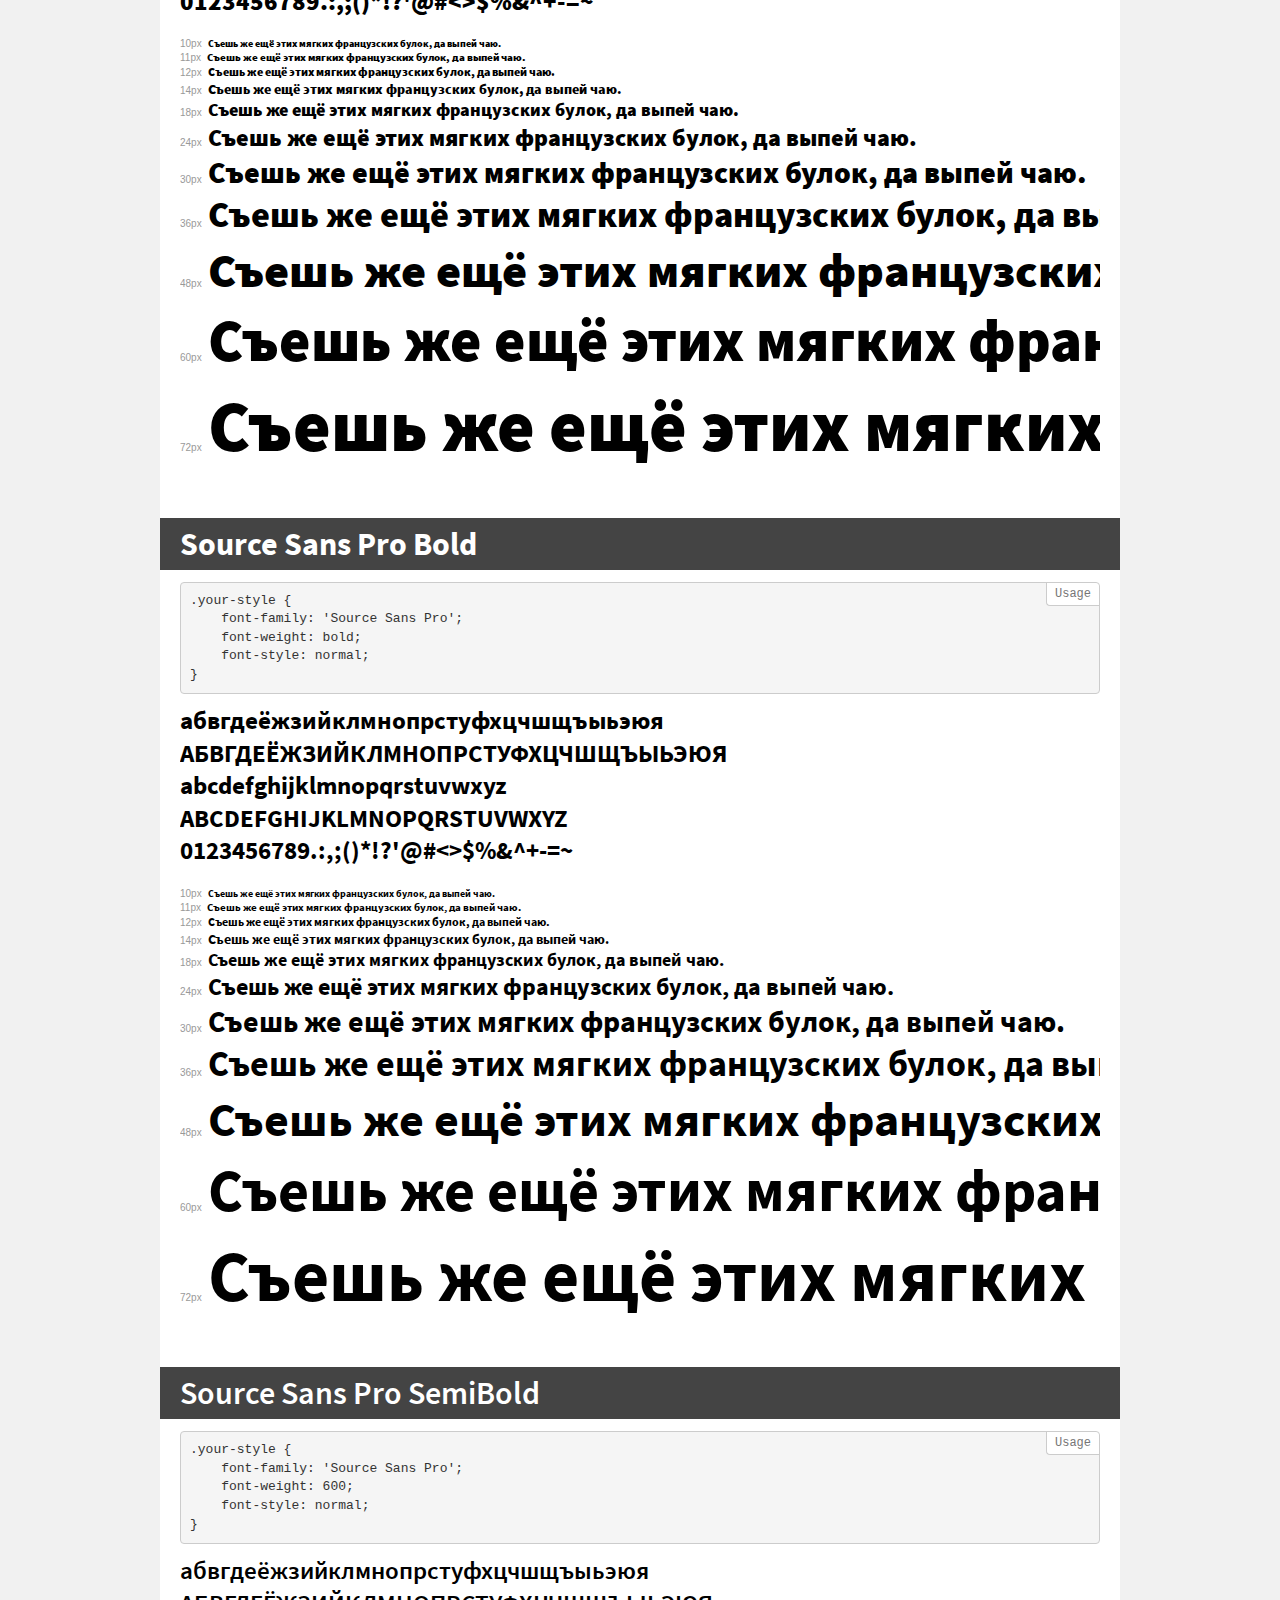
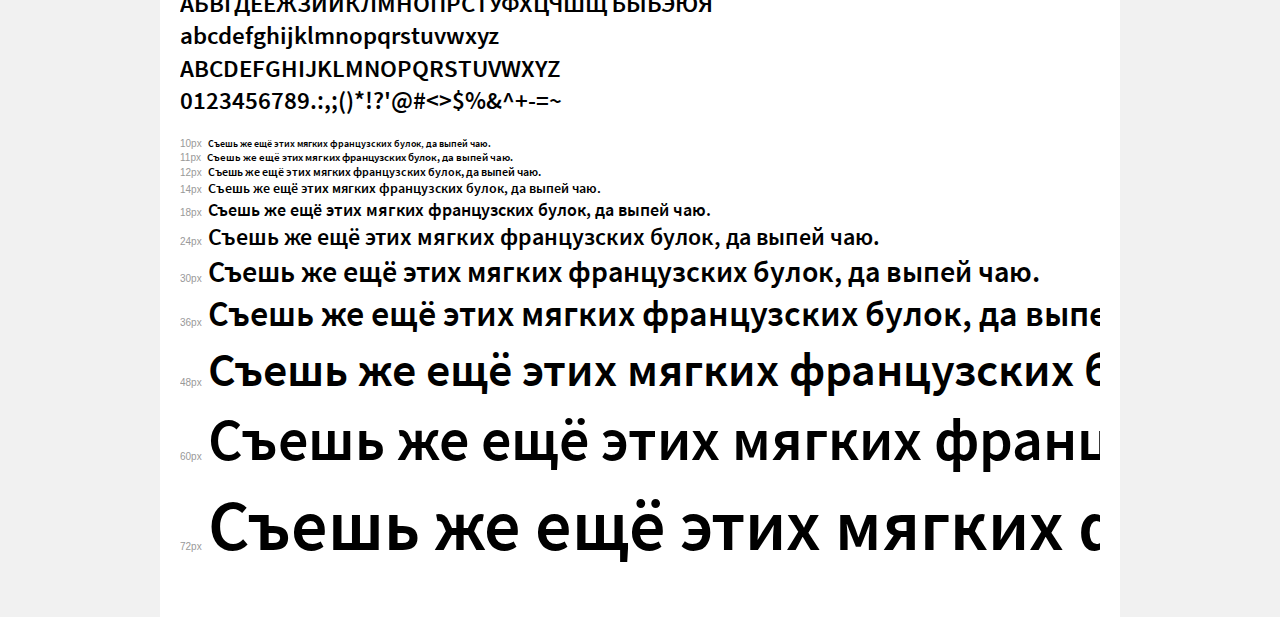
<file: assets/fonts/SourceSansPro/demo.html>
<!DOCTYPE html>
<html>
<head>
	<meta charset="utf-8">
	<meta http-equiv="X-UA-Compatible" content="IE=edge">
	<meta name="viewport" content="width=device-width, initial-scale=1">
	<meta name="robots" content="noindex, noarchive">
	<title>Transfonter demo</title>
	<link href="stylesheet.css" rel="stylesheet">
	<style>
		/*
		http://meyerweb.com/eric/tools/css/reset/
		v2.0 | 20110126
		License: none (public domain)
		*/
		html, body, div, span, applet, object, iframe,
		h1, h2, h3, h4, h5, h6, p, blockquote, pre,
		a, abbr, acronym, address, big, cite, code,
		del, dfn, em, img, ins, kbd, q, s, samp,
		small, strike, strong, sub, sup, tt, var,
		b, u, i, center,
		dl, dt, dd, ol, ul, li,
		fieldset, form, label, legend,
		table, caption, tbody, tfoot, thead, tr, th, td,
		article, aside, canvas, details, embed,
		figure, figcaption, footer, header, hgroup,
		menu, nav, output, ruby, section, summary,
		time, mark, audio, video {
			margin: 0;
			padding: 0;
			border: 0;
			font-size: 100%;
			font: inherit;
			vertical-align: baseline;
		}
		/* HTML5 display-role reset for older browsers */
		article, aside, details, figcaption, figure,
		footer, header, hgroup, menu, nav, section {
			display: block;
		}
		body {
			line-height: 1;
		}
		ol, ul {
			list-style: none;
		}
		blockquote, q {
			quotes: none;
		}
		blockquote:before, blockquote:after,
		q:before, q:after {
			content: '';
			content: none;
		}
		table {
			border-collapse: collapse;
			border-spacing: 0;
		}
		/* common styles */
		body {
			background: #f1f1f1;
			color: #000;
		}
		.page {
			background: #fff;
			width: 920px;
			margin: 0 auto;
			padding: 20px 20px 0 20px;
			overflow: hidden;
		}
		.font-container {
			overflow-x: auto;
			overflow-y: hidden;
			margin-bottom: 40px;
			line-height: 1.3;
			white-space: nowrap;
			padding-bottom: 5px;
		}
		h1 {
			position: relative;
			background: #444;
			font-size: 32px;
			color: #fff;
			padding: 10px 20px;
			margin: 0 -20px 12px -20px;
		}
		.letters {
			font-size: 25px;
			margin-bottom: 20px;
		}
		.s10:before {
			content: '10px';
		}
		.s11:before {
			content: '11px';
		}
		.s12:before {
			content: '12px';
		}
		.s14:before {
			content: '14px';
		}
		.s18:before {
			content: '18px';
		}
		.s24:before {
			content: '24px';
		}
		.s30:before {
			content: '30px';
		}
		.s36:before {
			content: '36px';
		}
		.s48:before {
			content: '48px';
		}
		.s60:before {
			content: '60px';
		}
		.s72:before {
			content: '72px';
		}
		.s10:before, .s11:before, .s12:before, .s14:before,
		.s18:before, .s24:before, .s30:before, .s36:before,
		.s48:before, .s60:before, .s72:before {
			font-family: Arial, sans-serif;
			font-size: 10px;
			font-weight: normal;
			font-style: normal;
			color: #999;
			padding-right: 6px;
		}
		pre {
			display: block;
			position: relative;
			padding: 9px;
			margin: 0 0 10px;
			font-family: Monaco, Menlo, Consolas, "Courier New", monospace !important;
			font-size: 13px;
			line-height: 1.428571429;
			color: #333;
			font-weight: normal !important;
			font-style: normal !important;
			background-color: #f5f5f5;
			border: 1px solid #ccc;
			overflow-x: auto;
			border-radius: 4px;
		}
		pre:after {
			display: block;
			position: absolute;
			right: 0;
			top: 0;
			content: 'Usage';
			line-height: 1;
			padding: 5px 8px;
			font-size: 12px;
			color: #767676;
			background-color: #fff;
			border: 1px solid #ccc;
			border-right: none;
			border-top: none;
			border-radius: 0 4px 0 4px;
			z-index: 10;
		}
		/* responsive */
		@media (max-width: 959px) {
			.page {
				width: auto;
				margin: 0;
			}
		}
	</style>
</head>
<body>
<div class="page">
	<div class="demo" style="font-family: 'Source Sans Pro'; font-weight: 900; font-style: italic;">
		<h1>Source Sans Pro Black Italic</h1>
		<pre>.your-style {
    font-family: 'Source Sans Pro';
    font-weight: 900;
    font-style: italic;
}</pre>
		<div class="font-container">
			<p class="letters">
				абвгдеёжзийклмнопрстуфхцчшщъыьэюя <br />
				АБВГДЕЁЖЗИЙКЛМНОПРСТУФХЦЧШЩЪЫЬЭЮЯ <br />
				abcdefghijklmnopqrstuvwxyz <br />
				ABCDEFGHIJKLMNOPQRSTUVWXYZ <br />				0123456789.:,;()*!?'@#<>$%&^+-=~
			</p>
			<p class="s10" style="font-size: 10px;">Съешь же ещё этих мягких французских булок, да выпей чаю.</p>
			<p class="s11" style="font-size: 11px;">Съешь же ещё этих мягких французских булок, да выпей чаю.</p>
			<p class="s12" style="font-size: 12px;">Съешь же ещё этих мягких французских булок, да выпей чаю.</p>
			<p class="s14" style="font-size: 14px;">Съешь же ещё этих мягких французских булок, да выпей чаю.</p>
			<p class="s18" style="font-size: 18px;">Съешь же ещё этих мягких французских булок, да выпей чаю.</p>
			<p class="s24" style="font-size: 24px;">Съешь же ещё этих мягких французских булок, да выпей чаю.</p>
			<p class="s30" style="font-size: 30px;">Съешь же ещё этих мягких французских булок, да выпей чаю.</p>
			<p class="s36" style="font-size: 36px;">Съешь же ещё этих мягких французских булок, да выпей чаю.</p>
			<p class="s48" style="font-size: 48px;">Съешь же ещё этих мягких французских булок, да выпей чаю.</p>
			<p class="s60" style="font-size: 60px;">Съешь же ещё этих мягких французских булок, да выпей чаю.</p>
			<p class="s72" style="font-size: 72px;">Съешь же ещё этих мягких французских булок, да выпей чаю.</p>
		</div>
	</div>
	<div class="demo" style="font-family: 'Source Sans Pro'; font-weight: bold; font-style: italic;">
		<h1>Source Sans Pro Bold Italic</h1>
		<pre>.your-style {
    font-family: 'Source Sans Pro';
    font-weight: bold;
    font-style: italic;
}</pre>
		<div class="font-container">
			<p class="letters">
				абвгдеёжзийклмнопрстуфхцчшщъыьэюя <br />
				АБВГДЕЁЖЗИЙКЛМНОПРСТУФХЦЧШЩЪЫЬЭЮЯ <br />
				abcdefghijklmnopqrstuvwxyz <br />
				ABCDEFGHIJKLMNOPQRSTUVWXYZ <br />				0123456789.:,;()*!?'@#<>$%&^+-=~
			</p>
			<p class="s10" style="font-size: 10px;">Съешь же ещё этих мягких французских булок, да выпей чаю.</p>
			<p class="s11" style="font-size: 11px;">Съешь же ещё этих мягких французских булок, да выпей чаю.</p>
			<p class="s12" style="font-size: 12px;">Съешь же ещё этих мягких французских булок, да выпей чаю.</p>
			<p class="s14" style="font-size: 14px;">Съешь же ещё этих мягких французских булок, да выпей чаю.</p>
			<p class="s18" style="font-size: 18px;">Съешь же ещё этих мягких французских булок, да выпей чаю.</p>
			<p class="s24" style="font-size: 24px;">Съешь же ещё этих мягких французских булок, да выпей чаю.</p>
			<p class="s30" style="font-size: 30px;">Съешь же ещё этих мягких французских булок, да выпей чаю.</p>
			<p class="s36" style="font-size: 36px;">Съешь же ещё этих мягких французских булок, да выпей чаю.</p>
			<p class="s48" style="font-size: 48px;">Съешь же ещё этих мягких французских булок, да выпей чаю.</p>
			<p class="s60" style="font-size: 60px;">Съешь же ещё этих мягких французских булок, да выпей чаю.</p>
			<p class="s72" style="font-size: 72px;">Съешь же ещё этих мягких французских булок, да выпей чаю.</p>
		</div>
	</div>
	<div class="demo" style="font-family: 'Source Sans Pro'; font-weight: normal; font-style: normal;">
		<h1>Source Sans Pro Regular</h1>
		<pre>.your-style {
    font-family: 'Source Sans Pro';
    font-weight: normal;
    font-style: normal;
}</pre>
		<div class="font-container">
			<p class="letters">
				абвгдеёжзийклмнопрстуфхцчшщъыьэюя <br />
				АБВГДЕЁЖЗИЙКЛМНОПРСТУФХЦЧШЩЪЫЬЭЮЯ <br />
				abcdefghijklmnopqrstuvwxyz <br />
				ABCDEFGHIJKLMNOPQRSTUVWXYZ <br />				0123456789.:,;()*!?'@#<>$%&^+-=~
			</p>
			<p class="s10" style="font-size: 10px;">Съешь же ещё этих мягких французских булок, да выпей чаю.</p>
			<p class="s11" style="font-size: 11px;">Съешь же ещё этих мягких французских булок, да выпей чаю.</p>
			<p class="s12" style="font-size: 12px;">Съешь же ещё этих мягких французских булок, да выпей чаю.</p>
			<p class="s14" style="font-size: 14px;">Съешь же ещё этих мягких французских булок, да выпей чаю.</p>
			<p class="s18" style="font-size: 18px;">Съешь же ещё этих мягких французских булок, да выпей чаю.</p>
			<p class="s24" style="font-size: 24px;">Съешь же ещё этих мягких французских булок, да выпей чаю.</p>
			<p class="s30" style="font-size: 30px;">Съешь же ещё этих мягких французских булок, да выпей чаю.</p>
			<p class="s36" style="font-size: 36px;">Съешь же ещё этих мягких французских булок, да выпей чаю.</p>
			<p class="s48" style="font-size: 48px;">Съешь же ещё этих мягких французских булок, да выпей чаю.</p>
			<p class="s60" style="font-size: 60px;">Съешь же ещё этих мягких французских булок, да выпей чаю.</p>
			<p class="s72" style="font-size: 72px;">Съешь же ещё этих мягких французских булок, да выпей чаю.</p>
		</div>
	</div>
	<div class="demo" style="font-family: 'Source Sans Pro'; font-weight: 600; font-style: italic;">
		<h1>Source Sans Pro SemiBold Italic</h1>
		<pre>.your-style {
    font-family: 'Source Sans Pro';
    font-weight: 600;
    font-style: italic;
}</pre>
		<div class="font-container">
			<p class="letters">
				абвгдеёжзийклмнопрстуфхцчшщъыьэюя <br />
				АБВГДЕЁЖЗИЙКЛМНОПРСТУФХЦЧШЩЪЫЬЭЮЯ <br />
				abcdefghijklmnopqrstuvwxyz <br />
				ABCDEFGHIJKLMNOPQRSTUVWXYZ <br />				0123456789.:,;()*!?'@#<>$%&^+-=~
			</p>
			<p class="s10" style="font-size: 10px;">Съешь же ещё этих мягких французских булок, да выпей чаю.</p>
			<p class="s11" style="font-size: 11px;">Съешь же ещё этих мягких французских булок, да выпей чаю.</p>
			<p class="s12" style="font-size: 12px;">Съешь же ещё этих мягких французских булок, да выпей чаю.</p>
			<p class="s14" style="font-size: 14px;">Съешь же ещё этих мягких французских булок, да выпей чаю.</p>
			<p class="s18" style="font-size: 18px;">Съешь же ещё этих мягких французских булок, да выпей чаю.</p>
			<p class="s24" style="font-size: 24px;">Съешь же ещё этих мягких французских булок, да выпей чаю.</p>
			<p class="s30" style="font-size: 30px;">Съешь же ещё этих мягких французских булок, да выпей чаю.</p>
			<p class="s36" style="font-size: 36px;">Съешь же ещё этих мягких французских булок, да выпей чаю.</p>
			<p class="s48" style="font-size: 48px;">Съешь же ещё этих мягких французских булок, да выпей чаю.</p>
			<p class="s60" style="font-size: 60px;">Съешь же ещё этих мягких французских булок, да выпей чаю.</p>
			<p class="s72" style="font-size: 72px;">Съешь же ещё этих мягких французских булок, да выпей чаю.</p>
		</div>
	</div>
	<div class="demo" style="font-family: 'Source Sans Pro'; font-weight: 300; font-style: italic;">
		<h1>Source Sans Pro Light Italic</h1>
		<pre>.your-style {
    font-family: 'Source Sans Pro';
    font-weight: 300;
    font-style: italic;
}</pre>
		<div class="font-container">
			<p class="letters">
				абвгдеёжзийклмнопрстуфхцчшщъыьэюя <br />
				АБВГДЕЁЖЗИЙКЛМНОПРСТУФХЦЧШЩЪЫЬЭЮЯ <br />
				abcdefghijklmnopqrstuvwxyz <br />
				ABCDEFGHIJKLMNOPQRSTUVWXYZ <br />				0123456789.:,;()*!?'@#<>$%&^+-=~
			</p>
			<p class="s10" style="font-size: 10px;">Съешь же ещё этих мягких французских булок, да выпей чаю.</p>
			<p class="s11" style="font-size: 11px;">Съешь же ещё этих мягких французских булок, да выпей чаю.</p>
			<p class="s12" style="font-size: 12px;">Съешь же ещё этих мягких французских булок, да выпей чаю.</p>
			<p class="s14" style="font-size: 14px;">Съешь же ещё этих мягких французских булок, да выпей чаю.</p>
			<p class="s18" style="font-size: 18px;">Съешь же ещё этих мягких французских булок, да выпей чаю.</p>
			<p class="s24" style="font-size: 24px;">Съешь же ещё этих мягких французских булок, да выпей чаю.</p>
			<p class="s30" style="font-size: 30px;">Съешь же ещё этих мягких французских булок, да выпей чаю.</p>
			<p class="s36" style="font-size: 36px;">Съешь же ещё этих мягких французских булок, да выпей чаю.</p>
			<p class="s48" style="font-size: 48px;">Съешь же ещё этих мягких французских булок, да выпей чаю.</p>
			<p class="s60" style="font-size: 60px;">Съешь же ещё этих мягких французских булок, да выпей чаю.</p>
			<p class="s72" style="font-size: 72px;">Съешь же ещё этих мягких французских булок, да выпей чаю.</p>
		</div>
	</div>
	<div class="demo" style="font-family: 'Source Sans Pro'; font-weight: normal; font-style: italic;">
		<h1>Source Sans Pro Italic</h1>
		<pre>.your-style {
    font-family: 'Source Sans Pro';
    font-weight: normal;
    font-style: italic;
}</pre>
		<div class="font-container">
			<p class="letters">
				абвгдеёжзийклмнопрстуфхцчшщъыьэюя <br />
				АБВГДЕЁЖЗИЙКЛМНОПРСТУФХЦЧШЩЪЫЬЭЮЯ <br />
				abcdefghijklmnopqrstuvwxyz <br />
				ABCDEFGHIJKLMNOPQRSTUVWXYZ <br />				0123456789.:,;()*!?'@#<>$%&^+-=~
			</p>
			<p class="s10" style="font-size: 10px;">Съешь же ещё этих мягких французских булок, да выпей чаю.</p>
			<p class="s11" style="font-size: 11px;">Съешь же ещё этих мягких французских булок, да выпей чаю.</p>
			<p class="s12" style="font-size: 12px;">Съешь же ещё этих мягких французских булок, да выпей чаю.</p>
			<p class="s14" style="font-size: 14px;">Съешь же ещё этих мягких французских булок, да выпей чаю.</p>
			<p class="s18" style="font-size: 18px;">Съешь же ещё этих мягких французских булок, да выпей чаю.</p>
			<p class="s24" style="font-size: 24px;">Съешь же ещё этих мягких французских булок, да выпей чаю.</p>
			<p class="s30" style="font-size: 30px;">Съешь же ещё этих мягких французских булок, да выпей чаю.</p>
			<p class="s36" style="font-size: 36px;">Съешь же ещё этих мягких французских булок, да выпей чаю.</p>
			<p class="s48" style="font-size: 48px;">Съешь же ещё этих мягких французских булок, да выпей чаю.</p>
			<p class="s60" style="font-size: 60px;">Съешь же ещё этих мягких французских булок, да выпей чаю.</p>
			<p class="s72" style="font-size: 72px;">Съешь же ещё этих мягких французских булок, да выпей чаю.</p>
		</div>
	</div>
	<div class="demo" style="font-family: 'Source Sans Pro'; font-weight: 200; font-style: italic;">
		<h1>Source Sans Pro ExtraLight Italic</h1>
		<pre>.your-style {
    font-family: 'Source Sans Pro';
    font-weight: 200;
    font-style: italic;
}</pre>
		<div class="font-container">
			<p class="letters">
				абвгдеёжзийклмнопрстуфхцчшщъыьэюя <br />
				АБВГДЕЁЖЗИЙКЛМНОПРСТУФХЦЧШЩЪЫЬЭЮЯ <br />
				abcdefghijklmnopqrstuvwxyz <br />
				ABCDEFGHIJKLMNOPQRSTUVWXYZ <br />				0123456789.:,;()*!?'@#<>$%&^+-=~
			</p>
			<p class="s10" style="font-size: 10px;">Съешь же ещё этих мягких французских булок, да выпей чаю.</p>
			<p class="s11" style="font-size: 11px;">Съешь же ещё этих мягких французских булок, да выпей чаю.</p>
			<p class="s12" style="font-size: 12px;">Съешь же ещё этих мягких французских булок, да выпей чаю.</p>
			<p class="s14" style="font-size: 14px;">Съешь же ещё этих мягких французских булок, да выпей чаю.</p>
			<p class="s18" style="font-size: 18px;">Съешь же ещё этих мягких французских булок, да выпей чаю.</p>
			<p class="s24" style="font-size: 24px;">Съешь же ещё этих мягких французских булок, да выпей чаю.</p>
			<p class="s30" style="font-size: 30px;">Съешь же ещё этих мягких французских булок, да выпей чаю.</p>
			<p class="s36" style="font-size: 36px;">Съешь же ещё этих мягких французских булок, да выпей чаю.</p>
			<p class="s48" style="font-size: 48px;">Съешь же ещё этих мягких французских булок, да выпей чаю.</p>
			<p class="s60" style="font-size: 60px;">Съешь же ещё этих мягких французских булок, да выпей чаю.</p>
			<p class="s72" style="font-size: 72px;">Съешь же ещё этих мягких французских булок, да выпей чаю.</p>
		</div>
	</div>
	<div class="demo" style="font-family: 'Source Sans Pro'; font-weight: 200; font-style: normal;">
		<h1>Source Sans Pro ExtraLight</h1>
		<pre>.your-style {
    font-family: 'Source Sans Pro';
    font-weight: 200;
    font-style: normal;
}</pre>
		<div class="font-container">
			<p class="letters">
				абвгдеёжзийклмнопрстуфхцчшщъыьэюя <br />
				АБВГДЕЁЖЗИЙКЛМНОПРСТУФХЦЧШЩЪЫЬЭЮЯ <br />
				abcdefghijklmnopqrstuvwxyz <br />
				ABCDEFGHIJKLMNOPQRSTUVWXYZ <br />				0123456789.:,;()*!?'@#<>$%&^+-=~
			</p>
			<p class="s10" style="font-size: 10px;">Съешь же ещё этих мягких французских булок, да выпей чаю.</p>
			<p class="s11" style="font-size: 11px;">Съешь же ещё этих мягких французских булок, да выпей чаю.</p>
			<p class="s12" style="font-size: 12px;">Съешь же ещё этих мягких французских булок, да выпей чаю.</p>
			<p class="s14" style="font-size: 14px;">Съешь же ещё этих мягких французских булок, да выпей чаю.</p>
			<p class="s18" style="font-size: 18px;">Съешь же ещё этих мягких французских булок, да выпей чаю.</p>
			<p class="s24" style="font-size: 24px;">Съешь же ещё этих мягких французских булок, да выпей чаю.</p>
			<p class="s30" style="font-size: 30px;">Съешь же ещё этих мягких французских булок, да выпей чаю.</p>
			<p class="s36" style="font-size: 36px;">Съешь же ещё этих мягких французских булок, да выпей чаю.</p>
			<p class="s48" style="font-size: 48px;">Съешь же ещё этих мягких французских булок, да выпей чаю.</p>
			<p class="s60" style="font-size: 60px;">Съешь же ещё этих мягких французских булок, да выпей чаю.</p>
			<p class="s72" style="font-size: 72px;">Съешь же ещё этих мягких французских булок, да выпей чаю.</p>
		</div>
	</div>
	<div class="demo" style="font-family: 'Source Sans Pro'; font-weight: 300; font-style: normal;">
		<h1>Source Sans Pro Light</h1>
		<pre>.your-style {
    font-family: 'Source Sans Pro';
    font-weight: 300;
    font-style: normal;
}</pre>
		<div class="font-container">
			<p class="letters">
				абвгдеёжзийклмнопрстуфхцчшщъыьэюя <br />
				АБВГДЕЁЖЗИЙКЛМНОПРСТУФХЦЧШЩЪЫЬЭЮЯ <br />
				abcdefghijklmnopqrstuvwxyz <br />
				ABCDEFGHIJKLMNOPQRSTUVWXYZ <br />				0123456789.:,;()*!?'@#<>$%&^+-=~
			</p>
			<p class="s10" style="font-size: 10px;">Съешь же ещё этих мягких французских булок, да выпей чаю.</p>
			<p class="s11" style="font-size: 11px;">Съешь же ещё этих мягких французских булок, да выпей чаю.</p>
			<p class="s12" style="font-size: 12px;">Съешь же ещё этих мягких французских булок, да выпей чаю.</p>
			<p class="s14" style="font-size: 14px;">Съешь же ещё этих мягких французских булок, да выпей чаю.</p>
			<p class="s18" style="font-size: 18px;">Съешь же ещё этих мягких французских булок, да выпей чаю.</p>
			<p class="s24" style="font-size: 24px;">Съешь же ещё этих мягких французских булок, да выпей чаю.</p>
			<p class="s30" style="font-size: 30px;">Съешь же ещё этих мягких французских булок, да выпей чаю.</p>
			<p class="s36" style="font-size: 36px;">Съешь же ещё этих мягких французских булок, да выпей чаю.</p>
			<p class="s48" style="font-size: 48px;">Съешь же ещё этих мягких французских булок, да выпей чаю.</p>
			<p class="s60" style="font-size: 60px;">Съешь же ещё этих мягких французских булок, да выпей чаю.</p>
			<p class="s72" style="font-size: 72px;">Съешь же ещё этих мягких французских булок, да выпей чаю.</p>
		</div>
	</div>
	<div class="demo" style="font-family: 'Source Sans Pro'; font-weight: 900; font-style: normal;">
		<h1>Source Sans Pro Black</h1>
		<pre>.your-style {
    font-family: 'Source Sans Pro';
    font-weight: 900;
    font-style: normal;
}</pre>
		<div class="font-container">
			<p class="letters">
				абвгдеёжзийклмнопрстуфхцчшщъыьэюя <br />
				АБВГДЕЁЖЗИЙКЛМНОПРСТУФХЦЧШЩЪЫЬЭЮЯ <br />
				abcdefghijklmnopqrstuvwxyz <br />
				ABCDEFGHIJKLMNOPQRSTUVWXYZ <br />				0123456789.:,;()*!?'@#<>$%&^+-=~
			</p>
			<p class="s10" style="font-size: 10px;">Съешь же ещё этих мягких французских булок, да выпей чаю.</p>
			<p class="s11" style="font-size: 11px;">Съешь же ещё этих мягких французских булок, да выпей чаю.</p>
			<p class="s12" style="font-size: 12px;">Съешь же ещё этих мягких французских булок, да выпей чаю.</p>
			<p class="s14" style="font-size: 14px;">Съешь же ещё этих мягких французских булок, да выпей чаю.</p>
			<p class="s18" style="font-size: 18px;">Съешь же ещё этих мягких французских булок, да выпей чаю.</p>
			<p class="s24" style="font-size: 24px;">Съешь же ещё этих мягких французских булок, да выпей чаю.</p>
			<p class="s30" style="font-size: 30px;">Съешь же ещё этих мягких французских булок, да выпей чаю.</p>
			<p class="s36" style="font-size: 36px;">Съешь же ещё этих мягких французских булок, да выпей чаю.</p>
			<p class="s48" style="font-size: 48px;">Съешь же ещё этих мягких французских булок, да выпей чаю.</p>
			<p class="s60" style="font-size: 60px;">Съешь же ещё этих мягких французских булок, да выпей чаю.</p>
			<p class="s72" style="font-size: 72px;">Съешь же ещё этих мягких французских булок, да выпей чаю.</p>
		</div>
	</div>
	<div class="demo" style="font-family: 'Source Sans Pro'; font-weight: bold; font-style: normal;">
		<h1>Source Sans Pro Bold</h1>
		<pre>.your-style {
    font-family: 'Source Sans Pro';
    font-weight: bold;
    font-style: normal;
}</pre>
		<div class="font-container">
			<p class="letters">
				абвгдеёжзийклмнопрстуфхцчшщъыьэюя <br />
				АБВГДЕЁЖЗИЙКЛМНОПРСТУФХЦЧШЩЪЫЬЭЮЯ <br />
				abcdefghijklmnopqrstuvwxyz <br />
				ABCDEFGHIJKLMNOPQRSTUVWXYZ <br />				0123456789.:,;()*!?'@#<>$%&^+-=~
			</p>
			<p class="s10" style="font-size: 10px;">Съешь же ещё этих мягких французских булок, да выпей чаю.</p>
			<p class="s11" style="font-size: 11px;">Съешь же ещё этих мягких французских булок, да выпей чаю.</p>
			<p class="s12" style="font-size: 12px;">Съешь же ещё этих мягких французских булок, да выпей чаю.</p>
			<p class="s14" style="font-size: 14px;">Съешь же ещё этих мягких французских булок, да выпей чаю.</p>
			<p class="s18" style="font-size: 18px;">Съешь же ещё этих мягких французских булок, да выпей чаю.</p>
			<p class="s24" style="font-size: 24px;">Съешь же ещё этих мягких французских булок, да выпей чаю.</p>
			<p class="s30" style="font-size: 30px;">Съешь же ещё этих мягких французских булок, да выпей чаю.</p>
			<p class="s36" style="font-size: 36px;">Съешь же ещё этих мягких французских булок, да выпей чаю.</p>
			<p class="s48" style="font-size: 48px;">Съешь же ещё этих мягких французских булок, да выпей чаю.</p>
			<p class="s60" style="font-size: 60px;">Съешь же ещё этих мягких французских булок, да выпей чаю.</p>
			<p class="s72" style="font-size: 72px;">Съешь же ещё этих мягких французских булок, да выпей чаю.</p>
		</div>
	</div>
	<div class="demo" style="font-family: 'Source Sans Pro'; font-weight: 600; font-style: normal;">
		<h1>Source Sans Pro SemiBold</h1>
		<pre>.your-style {
    font-family: 'Source Sans Pro';
    font-weight: 600;
    font-style: normal;
}</pre>
		<div class="font-container">
			<p class="letters">
				абвгдеёжзийклмнопрстуфхцчшщъыьэюя <br />
				АБВГДЕЁЖЗИЙКЛМНОПРСТУФХЦЧШЩЪЫЬЭЮЯ <br />
				abcdefghijklmnopqrstuvwxyz <br />
				ABCDEFGHIJKLMNOPQRSTUVWXYZ <br />				0123456789.:,;()*!?'@#<>$%&^+-=~
			</p>
			<p class="s10" style="font-size: 10px;">Съешь же ещё этих мягких французских булок, да выпей чаю.</p>
			<p class="s11" style="font-size: 11px;">Съешь же ещё этих мягких французских булок, да выпей чаю.</p>
			<p class="s12" style="font-size: 12px;">Съешь же ещё этих мягких французских булок, да выпей чаю.</p>
			<p class="s14" style="font-size: 14px;">Съешь же ещё этих мягких французских булок, да выпей чаю.</p>
			<p class="s18" style="font-size: 18px;">Съешь же ещё этих мягких французских булок, да выпей чаю.</p>
			<p class="s24" style="font-size: 24px;">Съешь же ещё этих мягких французских булок, да выпей чаю.</p>
			<p class="s30" style="font-size: 30px;">Съешь же ещё этих мягких французских булок, да выпей чаю.</p>
			<p class="s36" style="font-size: 36px;">Съешь же ещё этих мягких французских булок, да выпей чаю.</p>
			<p class="s48" style="font-size: 48px;">Съешь же ещё этих мягких французских булок, да выпей чаю.</p>
			<p class="s60" style="font-size: 60px;">Съешь же ещё этих мягких французских булок, да выпей чаю.</p>
			<p class="s72" style="font-size: 72px;">Съешь же ещё этих мягких французских булок, да выпей чаю.</p>
		</div>
	</div>
</div>
</body>
</html>
</file>
<file: assets/css/index.css>
.lang {
  padding: 26px 0 6px;
}
.lang .lang_in {
  box-shadow: 0 0 5px 0 rgba(0, 0, 0, 0.25);
  background: #fff;
  border-radius: 18px;
  padding: 7px;
  gap: 3px;
}
.lang .lang_in button {
  width: 21px;
  height: 21px;
  border-radius: 100%;
  border: none;
  background-color: transparent;
  overflow: hidden;
}
.lang .lang_in button img {
  border-radius: 100%;
  line-height: 0;
  width: 100%;
  height: 100%;
}
.lang .lang_in .active {
  outline: 3px solid #907aff;
}

.create_chat .create_chat_in {
  max-width: 530px;
  margin: 0 auto;
}
.create_chat .create_chat_in .logo {
  margin-bottom: 9px;
}
.create_chat .create_chat_in .logo img {
  width: 100%;
}
.create_chat .create_chat_in .join_chat {
  margin-bottom: 70px;
}
.create_chat .create_chat_in .join_chat .join_chat_btn {
  box-shadow: 0 0 5px 0 rgba(0, 0, 0, 0.25);
  background: #907aff;
  border-radius: 100px;
  border: 0;
  padding: 18px 58px;
  margin-bottom: 9px;
}
.create_chat .create_chat_in .join_chat .join_chat_btn span {
  font-family: var(--third-family);
  font-weight: 700;
  font-size: 36px;
  text-align: center;
  color: #fff;
  line-height: 32px;
}
.create_chat .create_chat_in .join_chat .join_existing_chat_btn {
  font-family: var(--font-family);
  font-weight: 400;
  font-size: 14px;
  text-align: center;
  color: #000;
  cursor: pointer;
  -webkit-user-select: none;
     -moz-user-select: none;
          user-select: none;
}
.create_chat .create_chat_in .create_chat_bottom {
  max-width: 460px;
  width: 100%;
  margin: 0 auto;
  grid-template-columns: repeat(3, 1fr);
  gap: 10px;
}
.create_chat .create_chat_in .create_chat_bottom .create_chat_bottom_item .create_chat_link {
  width: 100%;
  text-decoration: none;
}
.create_chat .create_chat_in .create_chat_bottom .create_chat_bottom_item .create_chat_link img {
  display: block;
  margin-bottom: 11px;
}
.create_chat .create_chat_in .create_chat_bottom .create_chat_bottom_item .create_chat_link .description {
  float: left;
  font-family: var(--font-family);
  font-weight: 400;
  font-size: 12px;
  color: #959595;
  line-height: 13px;
  text-align: center;
}
.create_chat .create_chat_in .create_chat_bottom .create_chat_bottom_item .item_menu {
  min-width: 460px;
  width: 100%;
  padding: 40px 0 23px;
  background-image: url("../img/index/menu1.png");
  background-repeat: no-repeat;
  left: 50%;
  top: calc(100% + 20px);
  transform: translate(-50%, 20px);
  visibility: hidden;
  opacity: 0;
  font-family: var(--font-family);
  font-weight: 400;
  font-size: 14px;
  text-align: center;
  line-height: 15px;
  color: #494949;
  transition: 0.3s;
}
.create_chat .create_chat_in .create_chat_bottom .create_chat_bottom_item:first-child .item_menu {
  left: 0;
  transform: translate(0, 20px);
}
.create_chat .create_chat_in .create_chat_bottom .create_chat_bottom_item:first-child:hover .item_menu {
  visibility: visible;
  opacity: 1;
  transform: translate(0, 0);
}
.create_chat .create_chat_in .create_chat_bottom .create_chat_bottom_item:nth-child(2) .item_menu {
  background-image: url("../img/index/menu2.png");
}
.create_chat .create_chat_in .create_chat_bottom .create_chat_bottom_item:nth-child(2):hover .item_menu {
  visibility: visible;
  opacity: 1;
  transform: translate(-50%, 0);
}
.create_chat .create_chat_in .create_chat_bottom .create_chat_bottom_item:last-child .item_menu {
  left: auto;
  right: 0;
  transform: translate(0, 20px);
  background-image: url("../img/index/menu3.png");
  background-size: contain;
}
.create_chat .create_chat_in .create_chat_bottom .create_chat_bottom_item:last-child:hover .item_menu {
  visibility: visible;
  opacity: 1;
  transform: translate(0, 0);
}

@media (max-width: 576px) {
  .lang {
    padding-top: 15px;
    margin-bottom: 20px;
  }
  .lang .main_container {
    padding: 0 20px;
  }
  .create_chat {
    padding-bottom: 200px;
  }
  .create_chat .create_chat_in .logo {
    padding: 0 20px;
  }
  .create_chat .create_chat_in .join_chat {
    margin-bottom: 30px;
  }
  .create_chat .create_chat_in .join_chat .join_chat_btn {
    padding: 10px 30px;
  }
  .create_chat .create_chat_in .join_chat .join_chat_btn span {
    font-weight: 600;
    font-size: 24px;
  }
  .create_chat .create_chat_in .join_chat .join_existing_chat_btn {
    font-size: 12px;
  }
  .create_chat .create_chat_in .create_chat_bottom {
    gap: 5px;
    padding: 0 20px;
  }
  .create_chat .create_chat_in .create_chat_bottom .create_chat_bottom_item .create_chat_link img {
    width: 100%;
    height: 80px;
  }
  .create_chat .create_chat_in .create_chat_bottom .create_chat_bottom_item .create_chat_link .description {
    font-size: 9px;
    float: none;
  }
  .create_chat .create_chat_in .create_chat_bottom .create_chat_bottom_item .item_menu {
    max-width: 536px;
    min-height: 131px;
    min-width: calc(100% - 40px);
    width: calc(100% - 40px);
    font-size: 11px;
    margin-left: 20px;
  }
  .create_chat .create_chat_in .create_chat_bottom .create_chat_bottom_item:nth-child(2) .item_menu {
    margin-left: 0;
    background-position: center;
  }
  .create_chat .create_chat_in .create_chat_bottom .create_chat_bottom_item:nth-child(3) .item_menu {
    margin-right: 20px;
    margin-left: 0;
    background-position: right;
  }
}/*# sourceMappingURL=index.css.map */
</file>
<file: assets/css/main.css>
@import "../fonts/GothamPro/stylesheet.css";
@import "../fonts/Roboto/stylesheet.css";
@import "../fonts/SourceSansPro/stylesheet.css";
* {
  margin: 0;
  padding: 0;
  box-sizing: border-box;
}

:root {
  --font-family: "Roboto", sans-serif;
  --second-family: "Source Sans Pro", sans-serif;
  --third-family: "Gotham Pro", sans-serif;
}

img,
svg {
  vertical-align: top;
}

body {
  background: #fff;
  line-height: 100%;
}

.main_container {
  max-width: 1366px;
  margin: 0 auto;
  padding: 0 67px;
}

.modal_wrapper {
  width: 100%;
  height: 100%;
  padding: 10px;
  position: fixed;
  top: 0;
  left: 0;
  background: rgba(0, 0, 0, 0);
  z-index: -1;
  visibility: hidden;
  visibility: hidden;
  opacity: 0;
  transition: 0.5s;
}
.modal_wrapper .modal_in {
  max-width: 620px;
  width: 100%;
  margin: auto;
  box-shadow: 0 0 10px 0 rgba(0, 0, 0, 0.25);
  background: #fff;
  border-radius: 14px;
  transform: scale(0.7);
  transition: 0.5s;
}
.modal_wrapper .modal_in .head {
  padding: 18px 33px 13px 47px;
  border-bottom: 2px solid #d0d0d0;
  margin-bottom: 22px;
}
.modal_wrapper .modal_in .head .title {
  font-family: var(--font-family);
  font-weight: 700;
  font-size: 18px;
  color: #000;
}
.modal_wrapper .modal_in .head .close_modal {
  background-color: transparent;
  border: 0;
  transition: 0.3s;
}
.modal_wrapper .modal_in .head .close_modal:hover {
  transform: scale(1.1);
}
.modal_wrapper .modal_in .form_edit {
  padding: 0 38px 0 46px;
  gap: 30px;
  margin-bottom: 17px;
}
.modal_wrapper .modal_in .form_edit .label {
  min-width: 96px;
  font-family: var(--font-family);
  font-weight: 400;
  font-size: 14px;
  text-align: end;
  color: #000;
  white-space: nowrap;
}
.modal_wrapper .modal_in .form_edit .form_control {
  width: 100%;
  box-shadow: 0 0 5px 0 rgba(0, 0, 0, 0.25);
  border-radius: 30px;
  overflow: hidden;
}
.modal_wrapper .modal_in .form_edit .form_control input {
  width: 100%;
  padding: 9px 15px;
  font-family: var(--font-family);
  font-weight: 400;
  font-size: 14px;
  color: #000;
  line-height: 14px;
  border: 0;
  border-radius: 30px 0 0 30px;
  border-right: 2px solid rgba(180, 180, 187, 0.2);
}
.modal_wrapper .modal_in .form_edit .form_control input:focus {
  outline: none;
}
.modal_wrapper .modal_in .form_edit .form_control .chat_link_copy_btn {
  border: 0;
  min-height: 100%;
  background-color: transparent;
  padding: 7px 15px 7px 9px;
  font-family: var(--font-family);
  font-weight: 400;
  font-size: 12px;
  color: #000;
  gap: 10px;
  transition: 0.3s;
}
.modal_wrapper .modal_in .form_edit .form_control .chat_link_copy_btn img {
  transition: 0.3s;
  line-height: 0;
}
.modal_wrapper .modal_in .form_edit .form_control .chat_link_copy_btn:hover {
  background-color: #907aff;
  color: #fff;
}
.modal_wrapper .modal_in .form_edit .form_control .chat_link_copy_btn:hover img {
  filter: brightness(0) saturate(100%) invert(100%) sepia(0%) saturate(0%) hue-rotate(44deg) brightness(103%) contrast(103%);
}
.modal_wrapper .modal_in .form_edit .form_control #parol {
  padding: 9px 18px;
  border: 0;
}
.modal_wrapper .modal_in .form_edit .form_control .parol_edit_btn {
  background-color: transparent;
  border: 0;
  padding: 9px 23px;
  transition: 0.3s;
}
.modal_wrapper .modal_in .form_edit .form_control .parol_edit_btn img {
  transition: 0.3s;
}
.modal_wrapper .modal_in .form_edit .form_control .parol_edit_btn:hover {
  background-color: #907aff;
}
.modal_wrapper .modal_in .form_edit .form_control .parol_edit_btn:hover img {
  filter: brightness(0) saturate(100%) invert(100%) sepia(0%) saturate(0%) hue-rotate(44deg) brightness(103%) contrast(103%);
}
.modal_wrapper .modal_in .active .form_control {
  box-shadow: 0 0 5px 0 rgba(0, 0, 0, 0.25);
  background: #eee;
}
.modal_wrapper .modal_in .active .form_control input {
  background-color: transparent;
  color: #eee;
}
.modal_wrapper .modal_in .active .form_control .parol_edit_btn:hover {
  background-color: transparent;
}
.modal_wrapper .modal_in .active .form_control .parol_edit_btn:hover img {
  filter: brightness(0) saturate(100%) invert(62%) sepia(100%) saturate(0%) hue-rotate(129deg) brightness(95%) contrast(93%);
}
.modal_wrapper .modal_in .parol .form_control input {
  border: 0;
}
.modal_wrapper .modal_in .form-check {
  margin-bottom: 11px;
  gap: 30px;
  padding-left: 47px;
}
.modal_wrapper .modal_in .form-check .left_block {
  min-width: 96px;
  height: 5px;
}
.modal_wrapper .modal_in .form-check .form-check-input {
  border-radius: 3px;
  width: 16px;
  height: 16px;
  box-shadow: 0 0 5px 0 rgba(0, 0, 0, 0.25);
  background-color: #fff;
  padding: 3px 2px;
  border: 0;
  margin-left: 15px;
  margin-top: 0;
}
.modal_wrapper .modal_in .form-check .form-check-input:checked {
  background-image: url("../img/icons/checkbox.svg");
  background-size: 12px;
}
.modal_wrapper .modal_in .form-check .form-check-input:active {
  background-color: transparent;
}
.modal_wrapper .modal_in .form-check .form-check-label {
  font-family: var(--font-family);
  font-weight: 400;
  font-size: 12px;
  color: #000;
  line-height: 13px;
  margin-left: 9px;
  white-space: nowrap;
  cursor: pointer;
  -webkit-user-select: none;
     -moz-user-select: none;
          user-select: none;
}
.modal_wrapper .modal_in .modal_btns {
  gap: 12px;
  margin-bottom: 16px;
  padding-right: 38px;
}
.modal_wrapper .modal_in .modal_btns a {
  background: #907aff;
  border-radius: 17px;
  font-family: var(--font-family);
  font-weight: 400;
  font-size: 12px;
  line-height: 13px;
  color: #fff;
  padding: 9px 22px;
  border: 1px solid transparent;
  text-decoration: none;
  transition: 0.3s;
}
.modal_wrapper .modal_in .modal_btns a:hover {
  background-color: transparent;
  color: #000;
  border: 1px solid #907aff;
}
.modal_wrapper .modal_in .modal_btns button:first-child {
  background: #907aff;
  border-radius: 17px;
  font-family: var(--font-family);
  font-weight: 400;
  font-size: 12px;
  line-height: 13px;
  color: #fff;
  padding: 9px 22px;
  border: 1px solid transparent;
  transition: 0.3s;
}
.modal_wrapper .modal_in .modal_btns button:first-child:hover {
  background-color: transparent;
  color: #000;
  border: 1px solid #907aff;
}
.modal_wrapper .modal_in .modal_btns button:last-child {
  border: 1px solid #907aff;
  background-color: transparent;
  border-radius: 30px;
  font-family: var(--font-family);
  font-weight: 400;
  font-size: 12px;
  text-align: center;
  line-height: 13px;
  color: #000;
  padding: 9px 22px;
  transition: 0.3s;
}
.modal_wrapper .modal_in .modal_btns button:last-child:hover {
  background-color: #907aff;
  color: #fff;
  border-color: #907aff;
}

.modal_active {
  background-color: rgba(0, 0, 0, 0.3);
  visibility: visible;
  opacity: 1;
  z-index: 999;
}
.modal_active .modal_in {
  transform: scale(1);
}

@media (max-width: 576px) {
  .modal_wrapper .modal_in .head {
    padding: 10px 20px;
    border-bottom: 1px solid #d0d0d0;
    margin-bottom: 15px;
  }
  .modal_wrapper .modal_in .head .title {
    font-weight: 500;
    font-size: 14px;
  }
  .modal_wrapper .modal_in .head .close_modal img {
    height: 15px;
  }
  .modal_wrapper .modal_in .form_edit {
    padding: 0 20px;
    margin-bottom: 15px;
  }
  .modal_wrapper .modal_in .form_edit .label {
    text-align: start;
    margin-bottom: 8px;
    padding-left: 15px;
    font-size: 12px;
  }
  .modal_wrapper .modal_in .form_edit .form_control input {
    font-size: 12px;
  }
  .modal_wrapper .modal_in .form-check {
    padding-left: 0;
  }
  .modal_wrapper .modal_in .form-check .form-check-label {
    font-size: 10px;
  }
  .modal_wrapper .modal_in .modal_btns {
    padding-right: 20px;
  }
  .modal_wrapper .modal_in .modal_btns button {
    padding: 8px 17px !important;
  }
  .modal_wrapper .modal_in .modal_btns button a {
    font-size: 10px !important;
  }
}/*# sourceMappingURL=main.css.map */
</file>
<file: assets/css/chat.css>
.chat_header {
  padding: 8px 0;
  box-shadow: 0 0 5px 0 rgba(0, 0, 0, 0.25);
  background: #f9f9f9;
  position: relative;
  z-index: 2;
}
.chat_header .main_container {
  padding: 0 36px;
}
.chat_header .header_left_block {
  gap: 70px;
}
.chat_header .header_left_block .create_chat_btn {
  background: #907aff;
  border: 1px solid #907aff;
  border-radius: 16px;
  font-family: var(--font-family);
  font-weight: 400;
  font-size: 14px;
  text-align: center;
  color: #fff;
  padding: 8px 53px;
  transition: 0.3s;
}
.chat_header .header_left_block .create_chat_btn:hover {
  background-color: transparent;
  color: #000;
  transform: scale(1.03);
}
.chat_header .ip_adress {
  font-family: var(--font-family);
  font-weight: 400;
  font-size: 14px;
  text-align: right;
  color: #000;
  text-decoration: underline;
  -webkit-text-decoration-skip-ink: none;
          text-decoration-skip-ink: none;
  line-height: 22px;
}

#chat {
  position: relative;
  z-index: 1;
  overflow: hidden;
}
#chat .chat_in {
  max-width: 1046px;
  margin: 0 auto;
}
#chat .main_container {
  padding: 0;
}
#chat .chat_left_block {
  max-width: 160px;
  width: 100%;
  height: 100%;
}
#chat .chatfolders {
  max-width: 350px;
  width: 100%;
  min-width: 300px;
  z-index: 7;
}
#chat .chatfolders .burger_btn {
  display: none;
  background-color: #eae5ff;
  border-radius: 0 5px 5px 0;
  border: 0;
  padding: 7px 10px;
  right: -37px;
  top: 0;
  z-index: 10;
}
#chat .chatfolders .burger_btn img {
  filter: brightness(0) saturate(100%) invert(48%) sepia(88%) saturate(352%) hue-rotate(210deg) brightness(100%) contrast(99%);
  transition: 0.6s;
}
#chat .chatfolders .active img {
  transform: rotateY(180deg);
}
#chat .chatfolders .chatfolders_in {
  height: calc(100vh - 82px);
  background: #fff;
  overflow-y: auto;
  border: 1px solid #e0e0e0;
  border-top: 0;
}
#chat .chatfolders .chatfolder_item {
  padding: 18px 15px;
  gap: 14px;
  position: relative;
  cursor: pointer;
  transition: 0.3s;
}
#chat .chatfolders .chatfolder_item:hover {
  background: #eae5ff;
}
#chat .chatfolders .chatfolder_item:hover .chat_info .chat_info_head .sound_btn svg path {
  fill: #907aff;
}
#chat .chatfolders .chatfolder_item::after {
  content: "";
  width: 85%;
  height: 0;
  border: 1px solid #e5e5e5;
  position: absolute;
  top: 100%;
  left: 50%;
  transform: translateX(-50%);
}
#chat .chatfolders .chatfolder_item .avatar {
  min-width: 52px;
  min-height: 52px;
  border-radius: 100%;
  background-color: #ff9d9d;
  font-family: var(--font-family);
  font-weight: 400;
  font-size: 30px;
  color: #fff;
}
#chat .chatfolders .chatfolder_item .chat_info {
  flex: 1;
  overflow: hidden;
}
#chat .chatfolders .chatfolder_item .chat_info .chat_info_head {
  margin-bottom: 6px;
}
#chat .chatfolders .chatfolder_item .chat_info .chat_info_head .chat_name {
  gap: 12px;
}
#chat .chatfolders .chatfolder_item .chat_info .chat_info_head .chat_name .chat_name_val {
  font-family: var(--font-family);
  font-weight: 700;
  font-size: 14px;
  color: #000;
}
#chat .chatfolders .chatfolder_item .chat_info .chat_info_head .chat_name .sound_btn {
  border: 0;
  background-color: transparent;
}
#chat .chatfolders .chatfolder_item .chat_info .chat_info_head .chat_name .sound_btn svg path {
  transition: 0.3s;
}
#chat .chatfolders .chatfolder_item .chat_info .chat_status_message {
  max-width: 100%;
  padding-right: 29px;
  font-family: var(--font-family);
  font-weight: 400;
  font-size: 14px;
  color: #000;
  white-space: nowrap;
  overflow: hidden;
  text-overflow: ellipsis;
}
#chat .chatfolders .chatfolder_item .chat_info_head_right {
  top: 10px;
  right: 10px;
  gap: 21px;
}
#chat .chatfolders .chatfolder_item .chat_info_head_right .chatfolder_tools .tools_btn {
  background-color: transparent;
  border: none;
  padding: 4px;
}
#chat .chatfolders .chatfolder_item .chat_info_head_right .chatfolder_tools .tools_menu {
  width: 139px;
  height: 145px;
  background-image: url("../img/toolsmenu-bg.png");
  background-repeat: no-repeat;
  background-size: contain;
  right: 2px;
  padding: 0 15px 15px;
  -webkit-user-select: none;
     -moz-user-select: none;
          user-select: none;
  transform: translateY(20px);
  opacity: 0;
  visibility: hidden;
  transition: 0.3s;
}
#chat .chatfolders .chatfolder_item .chat_info_head_right .chatfolder_tools .tools_menu a {
  transition: 0.3s;
}
#chat .chatfolders .chatfolder_item .chat_info_head_right .chatfolder_tools .tools_menu .meni_option {
  margin-bottom: 3.5px;
}
#chat .chatfolders .chatfolder_item .chat_info_head_right .chatfolder_tools .tools_menu .meni_option:hover a {
  color: #907aff;
}
#chat .chatfolders .chatfolder_item .chat_info_head_right .chatfolder_tools .tools_menu .meni_option a {
  font-family: var(--font-family);
  font-weight: 400;
  font-size: 12px;
  color: #000;
  text-decoration: none;
  white-space: nowrap;
}
#chat .chatfolders .chatfolder_item .chat_info_head_right .chatfolder_tools .tools_menu .meni_option:last-child {
  margin-bottom: 0;
}
#chat .chatfolders .chatfolder_item .chat_info_head_right .chatfolder_tools .menu_active {
  transform: translateY(0);
  opacity: 1;
  visibility: visible;
  z-index: 2;
}
#chat .chatfolders .active {
  background: #f6f6f6;
}
#chat .chatfolders .active .chat_info .chat_info_head .chat_name .chat_name_val {
  background: #5e64ff;
  color: #fff;
  padding: 0 17px 0 2px;
}
#chat .chatfolders .active .chat_info .chat_info_head .chat_name .sound_btn {
  display: none;
}
#chat .chatfolders .modal_btn {
  margin-top: 23px;
}
#chat .chatfolders .modal_btn .create_chat_btn {
  width: 186px;
  height: 33px;
  background-color: transparent;
  border: 0;
  font-family: var(--font-family);
  font-weight: 400;
  font-size: 14px;
  text-align: center;
  color: #000;
  border: 1px solid #907aff;
  border-radius: 16px;
  transition: 0.3s;
}
#chat .chatfolders .modal_btn .create_chat_btn:hover {
  background: #907aff;
  color: #fff;
}
#chat .chatfolders .add_existing_chat {
  background: #eae5ff;
  border: 1px solid #e0e0e0;
  padding: 21px;
  left: 0;
  bottom: 0;
  z-index: 2;
  font-family: var(--font-family);
  font-weight: 400;
  font-size: 14px;
  text-align: center;
  color: #000;
  cursor: pointer;
}
#chat .messages_layout {
  width: 100%;
  overflow: hidden;
  height: calc(100vh - 82px);
  background: #fff;
  border-right: 1px solid #e0e0e0;
}
#chat .messages_layout .messages_layout_header {
  padding: 22px 26px 22px 40px;
  gap: 24px;
  position: relative;
  z-index: 6;
}
#chat .messages_layout .messages_layout_header .chat_name {
  font-family: var(--font-family);
  font-weight: 400;
  font-size: 14px;
  color: #000;
  white-space: nowrap;
}
#chat .messages_layout .messages_layout_header .messages_layout_header_btn {
  gap: 19px;
  max-width: 573px;
}
#chat .messages_layout .messages_layout_header .messages_layout_header_btn .messages_layout_header_settings {
  gap: 19px;
}
#chat .messages_layout .messages_layout_header .messages_layout_header_btn button {
  padding: 8px 17px;
  background-color: transparent;
  border: 1px solid #907aff;
  border-radius: 24px;
  font-family: var(--font-family);
  font-weight: 400;
  font-size: 14px;
  color: #000;
  white-space: nowrap;
  transition: 0.3s;
}
#chat .messages_layout .messages_layout_header .messages_layout_header_btn button:hover {
  background: #907aff;
  color: #fff;
  transform: scale(1.05) translateY(-5px);
}
#chat .messages_layout .messages_layout_header .messages_layout_header_btn .share_chat_btn {
  background: #907aff;
  border: 1px solid #907aff;
  padding: 8px 22px;
  color: #fff;
}
#chat .messages_layout .messages_layout_header .messages_layout_header_btn .share_chat_btn:hover {
  background-color: transparent;
  color: #000;
}
#chat .messages_layout .messages_layout_header .messages_layout_header_btn .settings_btn {
  background-color: transparent;
  padding: 0;
  border: 0;
  display: none;
}
#chat .messages_layout .messages_layout_header .messages_layout_header_btn .settings_btn:hover {
  background-color: transparent;
  transform: translate(0);
}
#chat .messages_layout .messages_layout_header .messages_layout_header_btn .settings_btn img {
  filter: brightness(0) saturate(100%) invert(47%) sepia(51%) saturate(1014%) hue-rotate(213deg) brightness(102%) contrast(100%);
}
#chat .messages_layout .messages_layout_header .messages_layout_header_btn .header_tools .tools_btn {
  background-color: transparent;
  border: none;
}
#chat .messages_layout .messages_layout_header .messages_layout_header_btn .header_tools .tools_btn:hover {
  background: transparent;
  transform: scale(1) translateY(0);
}
#chat .messages_layout .messages_layout_header .messages_layout_header_btn .header_tools .tools_menu {
  width: 169px;
  height: 115px;
  background-image: url("../img/toolsmenu-bg2.png");
  background-repeat: no-repeat;
  background-size: contain;
  right: 14px;
  padding: 0 13px 10px;
  -webkit-user-select: none;
     -moz-user-select: none;
          user-select: none;
  transform: translateY(20px);
  opacity: 0;
  visibility: hidden;
  transition: 0.3s;
}
#chat .messages_layout .messages_layout_header .messages_layout_header_btn .header_tools .tools_menu a {
  transition: 0.3s;
}
#chat .messages_layout .messages_layout_header .messages_layout_header_btn .header_tools .tools_menu .meni_option {
  margin-bottom: 3.5px;
}
#chat .messages_layout .messages_layout_header .messages_layout_header_btn .header_tools .tools_menu .meni_option:hover a {
  color: #907aff;
}
#chat .messages_layout .messages_layout_header .messages_layout_header_btn .header_tools .tools_menu .meni_option a {
  font-family: var(--font-family);
  font-weight: 400;
  font-size: 12px;
  color: #000;
  text-decoration: none;
  white-space: nowrap;
}
#chat .messages_layout .messages_layout_header .messages_layout_header_btn .header_tools .tools_menu .meni_option:last-child {
  margin-bottom: 0;
}
#chat .messages_layout .messages_layout_header .messages_layout_header_btn .header_tools .menu_active {
  transform: translateY(0);
  opacity: 1;
  visibility: visible;
}
#chat .messages_layout .message_list {
  width: 100%;
  max-height: calc(100vh - 160px);
  height: 100%;
  overflow-y: auto;
  overflow-x: hidden;
  font-size: 10px;
}
#chat .messages_layout .message_list::-webkit-scrollbar {
  width: 0;
}
#chat .messages_layout .message_list .message_list_container {
  padding-bottom: 70px;
}
#chat .messages_layout .message_list .sticky_date_container {
  width: 100%;
  margin: 15px 0;
  top: 20px;
  z-index: 5;
}
#chat .messages_layout .message_list .sticky_date_container .sticky_date {
  background-color: rgba(249, 249, 249, 0.8);
  border-radius: 16px;
  padding: 5px 33px;
  font-family: var(--font-family);
  font-weight: 400;
  font-size: 14px;
  color: #000;
}
#chat .messages_layout .message_list .message_list_wrapper {
  justify-content: flex-start;
  padding: 14px 20px 14px 6px;
}
#chat .messages_layout .message_list .message_list_wrapper .message_list_item {
  max-width: 50%;
  gap: 20px;
}
#chat .messages_layout .message_list .message_list_wrapper .message_list_item .avatar {
  min-width: 40px;
  min-height: 40px;
  background-color: #ffb8b8;
  border-radius: 100%;
  font-family: var(--font-family);
  font-weight: 400;
  font-size: 24px;
  color: #fff;
  cursor: pointer;
  position: relative;
  z-index: 3;
}
#chat .messages_layout .message_list .message_list_wrapper .message_list_item .list_container {
  position: relative;
  width: 100%;
}
#chat .messages_layout .message_list .message_list_wrapper .message_list_item .list_container:hover .message_list_item_in .message_content_wrapper .message_content_wrapper_top .answer {
  visibility: visible;
}
#chat .messages_layout .message_list .message_list_wrapper .message_list_item .list_container:hover .message_list_item_in .check_box {
  opacity: 1;
}
#chat .messages_layout .message_list .message_list_wrapper .message_list_item .list_container:last-child {
  margin-bottom: 0;
}
#chat .messages_layout .message_list .message_list_wrapper .message_list_item .list_container:last-child .message_list_item_in .message_content_wrapper::after {
  content: "";
  width: 16px;
  height: 6px;
  background-image: url("../img/icons/message_left.svg");
  position: absolute;
  left: -9px;
  bottom: 0;
  z-index: 2;
}
#chat .messages_layout .message_list .message_list_wrapper .message_list_item .message_list_item_in {
  gap: 15px;
  padding: 2px 0;
  position: relative;
  z-index: 2;
}
#chat .messages_layout .message_list .message_list_wrapper .message_list_item .message_list_item_in .message_content_wrapper {
  background: #eae5ff;
  border-radius: 5px;
  padding: 8px 8px 8px 15px;
}
#chat .messages_layout .message_list .message_list_wrapper .message_list_item .message_list_item_in .message_content_wrapper .message_content_wrapper_top {
  margin-bottom: 8px;
  gap: 10px;
}
#chat .messages_layout .message_list .message_list_wrapper .message_list_item .message_list_item_in .message_content_wrapper .message_content_wrapper_top .user_name {
  font-family: var(--font-family);
  font-weight: 500;
  font-size: 12px;
  color: #000;
}
#chat .messages_layout .message_list .message_list_wrapper .message_list_item .message_list_item_in .message_content_wrapper .message_content_wrapper_top .answer {
  visibility: hidden;
  background-color: transparent;
  border: 0;
  font-family: var(--font-family);
  font-weight: 400;
  font-size: 12px;
  color: #bdb6d9;
  transition: 0.3s;
}
#chat .messages_layout .message_list .message_list_wrapper .message_list_item .message_list_item_in .message_content_wrapper .message_content_wrapper_top .answer:hover {
  text-decoration: underline;
  color: #000;
}
#chat .messages_layout .message_list .message_list_wrapper .message_list_item .message_list_item_in .message_content_wrapper .message_content_wrapper_top .answer_visible {
  visibility: hidden !important;
}
#chat .messages_layout .message_list .message_list_wrapper .message_list_item .message_list_item_in .message_content_wrapper .message_content_wrapper_bottom {
  gap: 30px;
}
#chat .messages_layout .message_list .message_list_wrapper .message_list_item .message_list_item_in .message_content_wrapper .message_content_wrapper_bottom .message_content {
  font-family: var(--font-family);
  font-weight: 400;
  font-size: 12px;
  color: #000;
}
#chat .messages_layout .message_list .message_list_wrapper .message_list_item .message_list_item_in .message_content_wrapper .message_content_wrapper_bottom .message_meta .message_time {
  font-family: var(--font-family);
  font-weight: 400;
  font-size: 12px;
  color: #bdb6d9;
}
#chat .messages_layout .message_list .message_list_wrapper .message_list_item .message_list_item_in .check_box {
  opacity: 0;
}
#chat .messages_layout .message_list .message_list_wrapper .message_list_item .message_selected::after {
  content: "";
  width: 1000px;
  height: calc(100% + 11px);
  background: #f7f7f7;
  position: absolute;
  right: 50%;
  top: -7px;
  z-index: 1;
}
#chat .messages_layout .message_list .message_list_wrapper .message_list_item .message_selected::before {
  content: "";
  width: 1000px;
  height: calc(100% + 11px);
  background: #f7f7f7;
  position: absolute;
  left: 50%;
  top: -7px;
  z-index: 1;
}
#chat .messages_layout .message_list .message_list_wrapper .message_list_item .message_selected .message_list_item_in .message_content_wrapper .message_content_wrapper_top .answer {
  visibility: hidden !important;
  font-family: var(--font-family);
  font-weight: 400;
  font-size: 12px;
  color: #bdb6d9;
  text-decoration: none;
}
#chat .messages_layout .message_list .message_list_wrapper .message_list_item .message_selected .message_list_item_in .check_box {
  opacity: 1;
}
#chat .messages_layout .message_list .message_list_wrapper .message_list_item .message_selected .message_list_item_in .check_box svg {
  visibility: visible;
}
#chat .messages_layout .message_list .message_list_wrapper .message_list_item .message_selected .message_list_item_in .check_box svg path {
  fill: #b29fff;
}
#chat .messages_layout .message_list .correspondence {
  display: flex;
  justify-content: end;
}
#chat .messages_layout .message_list .correspondence .message_list_item .message_list_item_in {
  justify-content: end;
}
#chat .messages_layout .message_list .correspondence .message_list_item .message_list_item_in .message_content_wrapper .message_content_wrapper_top {
  display: none;
}
#chat .messages_layout .message_list .correspondence .message_list_item .message_list_item_in .message_content_wrapper .message_content_wrapper_bottom {
  gap: 15px;
}
#chat .messages_composer {
  width: 100%;
  border-top: 1px solid #e0e0e0;
  bottom: 0;
  left: 0;
  z-index: 10;
  background: #fefefe;
}
#chat .messages_composer .messages_composer_form {
  gap: 20px;
  padding: 17px 16px;
}
#chat .messages_composer .messages_composer_form .composer_file_input label {
  cursor: pointer;
}
#chat .messages_composer .messages_composer_form .message_send_text {
  height: 100%;
}
#chat .messages_composer .messages_composer_form .message_send_text #sendmessage {
  height: 100%;
  padding: 4px 0;
  font-family: var(--font-family);
  font-weight: 400;
  font-size: 14px;
  color: #000;
  border: 0;
  background-color: transparent;
}
#chat .messages_composer .messages_composer_form .message_send_text #sendmessage:focus {
  outline: none;
}
#chat .messages_composer .messages_composer_form .message_send_text #sendmessage::-moz-placeholder {
  font-family: var(--font-family);
  font-weight: 400;
  font-size: 14px;
  color: #939393;
}
#chat .messages_composer .messages_composer_form .message_send_text #sendmessage::placeholder {
  font-family: var(--font-family);
  font-weight: 400;
  font-size: 14px;
  color: #939393;
}
#chat .messages_composer .messages_composer_form .send_message_btn {
  background-color: transparent;
  border: 0;
  transition: 0.3s;
}
#chat .messages_composer .messages_composer_form .send_message_btn svg path {
  transition: 0.3s;
}
#chat .messages_composer .messages_composer_form .send_message_btn:hover {
  transform: scale(1.15);
}
#chat .messages_composer .messages_composer_form .send_message_btn:hover svg path {
  fill: #907aff;
}
#chat .message_answer_bubble {
  background: #fefefe;
  padding: 8px 25px;
  border-top: 1px solid #e0e0e0;
  gap: 25px;
  left: 0;
  bottom: -100%;
  z-index: 9;
  transition: bottom 0.3s;
}
#chat .message_answer_bubble .message_info {
  gap: 26px;
}
#chat .message_answer_bubble .message_info .message_info_in .user_name {
  font-family: var(--font-family);
  font-weight: 500;
  font-size: 14px;
  color: #b4b4b4;
  margin-bottom: 6px;
}
#chat .message_answer_bubble .message_info .message_info_in .message {
  font-family: var(--font-family);
  font-weight: 400;
  font-size: 12px;
  text-align: center;
  color: #000;
}
#chat .message_answer_bubble .close_bubble {
  background-color: transparent;
  border: 0;
}
#chat .answer_bubble_active {
  bottom: 59px;
}
#chat .message_bubble {
  background: #fefefe;
  padding: 13px;
  border-top: 1px solid #e0e0e0;
  gap: 43px;
  left: 0;
  bottom: -100%;
  z-index: 12;
  transition: 0.3s;
}
#chat .message_bubble button {
  background: #907aff;
  padding: 8px 24px;
  border-radius: 24px;
  border: 1px solid #907aff;
  font-family: var(--font-family);
  font-weight: 400;
  font-size: 14px;
  text-align: center;
  color: #fff;
  transition: 0.3s;
}
#chat .message_bubble button:hover {
  background-color: transparent;
  color: #000;
  transform: scale(1.05) translateY(-3px);
}
#chat .bubble_active {
  bottom: 0;
}
#chat .chat_right_block {
  max-width: 160px;
  width: 100%;
}

@media (max-width: 1500px) {
  #chat .messages_layout .messages_layout_header {
    padding: 22px;
  }
  #chat .messages_layout .messages_layout_header .messages_layout_header_btn {
    gap: 15px;
  }
  #chat .messages_layout .messages_layout_header .messages_layout_header_btn .header_tools .tools_btn {
    padding: 8px 10px;
  }
  #chat .messages_layout .message_list .message_list_wrapper .message_list_item {
    max-width: 80%;
  }
}
@media (max-width: 950px) {
  .chat_header .main_container {
    padding: 0 16px;
  }
  .chat_header .header_left_block {
    gap: 30px;
  }
  .chat_header .header_left_block .create_chat_btn {
    font-size: 12px;
    padding: 6px 40px;
  }
  .chat_header .header_left_block .create_chat_btn:hover {
    transform: scale(1) translate(0);
    background-color: #907aff;
    color: #fff;
  }
  #chat .chatfolders {
    max-width: 360px;
    width: 100%;
    min-width: 360px;
    margin-left: -360px;
    transition: 0.6s;
  }
  #chat .chatfolders .burger_btn {
    display: block;
    top: 20px;
    transition: 0.6s;
  }
  #chat .chatfolders::before {
    content: "";
    width: 0;
    height: 100%;
    background-color: rgba(0, 0, 0, 0);
    position: absolute;
    top: 0;
    left: 100%;
    z-index: 1;
    visibility: hidden;
    transition: 0.6s;
  }
  #chat .chatfolders .chatfolders_in .chatfolder_item {
    padding: 10px;
  }
  #chat .chatfolders .chatfolders_in .chatfolder_item::after {
    width: 100%;
    border: 0.5px solid #e5e5e5;
  }
  #chat .chatfolders .chatfolders_in .chatfolder_item:hover {
    background: #f6f6f6;
  }
  #chat .chatfolders .chatfolders_in .chatfolder_item .avatar {
    min-width: 40px;
    min-height: 40px;
    font-size: 22px;
  }
  #chat .chatfolders .chatfolders_in .chatfolder_item .chat_info .chat_status_message {
    font-size: 12px;
  }
  #chat .chatfolders .chatfolders_in .chatfolder_item .chat_info .chat_status svg {
    height: 10px;
  }
  #chat .chatfolders .chatfolders_in .chatfolder_item .chat_info .chatfolder_tools .tools_btn svg {
    height: 14px;
  }
  #chat .chatfolders .chatfolders_in .chatfolder_item .chat_info .chatfolder_tools .tools_menu {
    width: 127px;
    height: 136px;
    top: 93%;
  }
  #chat .chatfolders .chatfolders_in .chatfolder_item .chat_info .chatfolder_tools .tools_menu .meni_option {
    margin-bottom: 1px;
  }
  #chat .chatfolders .chatfolders_in .chatfolder_item .chat_info .chatfolder_tools .tools_menu .meni_option a {
    font-size: 10px;
  }
  #chat .chatfolders .chatfolders_in .active {
    background: #eae5ff;
  }
  #chat .chatfolders .chatfolders_in .active:hover {
    background: #eae5ff;
  }
  #chat .chatfolders .modal_btn .create_chat_btn {
    width: auto;
    height: auto;
    padding: 6px 40px;
    font-size: 12px;
  }
  #chat .chatfolders .add_existing_chat {
    padding: 15px;
    font-size: 12px;
  }
  #chat .chatfolders_active {
    margin-left: 0;
  }
  #chat .chatfolders_active .burger_btn {
    top: 0;
  }
  #chat .chatfolders_active::before {
    width: calc(100vw - 360px);
    visibility: visible;
    background-color: rgba(0, 0, 0, 0.3);
  }
  #chat .messages_layout {
    min-width: 100%;
    transition: 0.6s;
    transform-origin: left;
  }
  #chat .messages_layout .messages_layout_header {
    padding-left: 50px;
  }
  #chat .messages_layout .messages_layout_header .messages_layout_header_btn {
    gap: 10px;
  }
  #chat .messages_layout .messages_layout_header .messages_layout_header_btn .messages_layout_header_settings {
    gap: 10px;
  }
  #chat .messages_layout .messages_layout_header .messages_layout_header_btn button {
    padding: 6px 15px;
    font-size: 12px;
  }
  #chat .messages_layout .messages_layout_header .messages_layout_header_btn .share_chat_btn {
    padding: 6px 15px;
  }
  #chat .messages_layout .messages_layout_header .messages_layout_header_btn .header_tools .tools_btn svg {
    height: 14px;
  }
  #chat .messages_layout .messages_layout_header .messages_layout_header_btn .header_tools .tools_menu {
    width: 150px;
    height: 104px;
    background-size: cover;
    right: 10px;
    top: 80%;
  }
  #chat .messages_layout .messages_layout_header .messages_layout_header_btn .header_tools .tools_menu .meni_option {
    margin-bottom: 1px;
  }
  #chat .messages_layout .messages_layout_header .messages_layout_header_btn .header_tools .tools_menu .meni_option a {
    font-size: 10px;
  }
  #chat .messages_layout .message_list {
    max-width: 100%;
  }
  #chat .messages_layout .message_list .sticky_date_container .sticky_date {
    font-size: 12px;
    padding: 5px 20px;
  }
  #chat .messages_layout .message_list .message_list_wrapper .message_list_item {
    max-width: 80%;
  }
  #chat .messages_layout .message_list .message_list_wrapper .message_list_item .message_list_item_in .message_content_wrapper .message_content_wrapper_bottom {
    gap: 10px;
  }
  #chat .messages_layout_active {
    transform: scale(0.9);
  }
}
@media (max-width: 576px) {
  .chat_header {
    padding: 2px 0;
  }
  .chat_header .main_container {
    padding: 0 10px;
  }
  .chat_header .header_left_block {
    max-width: 100%;
    width: 100%;
    justify-content: space-between;
  }
  .chat_header .header_left_block .logo a img {
    height: 50px;
  }
  .chat_header .header_left_block .create_chat_btn {
    padding: 6px 20px;
  }
  #chat .chatfolders {
    max-width: 100%;
    min-width: 100%;
    margin-left: -100%;
  }
  #chat .chatfolders::before {
    display: none;
  }
  #chat .chatfolders .burger_btn {
    right: -33px;
    top: 10px;
  }
  #chat .chatfolders .burger_btn img {
    height: 15px;
  }
  #chat .chatfolders .chatfolders_in {
    height: calc(100vh - 55px);
  }
  #chat .chatfolders_active {
    margin-left: 0;
  }
  #chat .chatfolders_active .burger_btn {
    top: 0;
  }
  #chat .chat_in .messages_layout {
    transition: 0.6s;
    height: calc(100vh - 54px);
  }
  #chat .chat_in .messages_layout .messages_layout_header {
    padding: 10px 10px 10px 40px;
  }
  #chat .chat_in .messages_layout .messages_layout_header .messages_layout_header_btn .messages_layout_header_settings_wrapper .settings_btn {
    display: block;
  }
  #chat .chat_in .messages_layout .messages_layout_header .messages_layout_header_btn .messages_layout_header_settings_wrapper .messages_layout_header_settings {
    position: absolute;
    right: 10px;
    top: 82%;
    flex-direction: column;
    justify-content: end !important;
    width: 150px;
    height: 104px;
    background-image: url("../img/toolsmenu-bg2.png");
    background-size: cover;
    gap: 0;
    padding: 5px 15px;
    transform: translateY(20px);
    opacity: 0;
    visibility: hidden;
    transition: 0.3s;
  }
  #chat .chat_in .messages_layout .messages_layout_header .messages_layout_header_btn .messages_layout_header_settings_wrapper .messages_layout_header_settings button {
    width: 100%;
    padding: 0;
    background-color: transparent;
    border: 0;
    color: #000;
    text-align: start;
    font-size: 10px;
    margin-bottom: 4px;
  }
  #chat .chat_in .messages_layout .messages_layout_header .messages_layout_header_btn .messages_layout_header_settings_wrapper .messages_layout_header_settings button:hover {
    transform: scale(1) translate(0);
  }
  #chat .chat_in .messages_layout .messages_layout_header .messages_layout_header_btn .messages_layout_header_settings_wrapper .menu_active {
    transform: translateY(0);
    opacity: 1;
    visibility: visible;
  }
  #chat .chat_in .messages_layout .message_list {
    max-height: calc(100vh - 106px);
  }
  #chat .chat_in .messages_layout .message_list .sticky_date_container {
    margin: 10px 0;
  }
  #chat .chat_in .messages_layout .message_list .sticky_date_container .sticky_date {
    font-size: 10px;
    padding: 5px 15px;
  }
  #chat .chat_in .messages_layout .message_list .message_list_wrapper {
    padding: 10px;
  }
  #chat .chat_in .messages_layout .message_list .message_list_wrapper .message_list_item {
    max-width: 93%;
    gap: 15px;
  }
  #chat .chat_in .messages_layout .message_list .message_list_wrapper .message_list_item .avatar {
    min-width: 32px;
    min-height: 32px;
    font-size: 18px;
  }
  #chat .chat_in .messages_layout .message_list .message_list_wrapper .message_list_item .message_list_item_in .message_content_wrapper .message_content_wrapper_top .answer {
    visibility: visible !important;
  }
  #chat .chat_in .messages_layout .message_list .correspondence .message_list_item {
    max-width: 85%;
  }
  #chat .message_bubble {
    padding: 16px 13px;
    gap: 10px;
  }
  #chat .message_bubble button {
    font-size: 12px;
    padding: 5px 15px;
  }
  #chat .message_bubble button:hover {
    transform: scale(1) translate(0);
    background-color: #907aff;
    color: #fff;
  }
}/*# sourceMappingURL=chat.css.map */
</file>
<file: assets/fonts/GothamPro/stylesheet.css>
/* This stylesheet generated by Transfonter (https://transfonter.org) on June 26, 2017 12:11 PM */

@font-face {
	font-family: 'Gotham Pro';
	src: url('GothamPro-BoldItalic.eot');
	src: local('Gotham Pro Bold Italic'), local('GothamPro-BoldItalic'),
		url('GothamPro-BoldItalic.eot?#iefix') format('embedded-opentype'),
		url('GothamPro-BoldItalic.woff') format('woff'),
		url('GothamPro-BoldItalic.ttf') format('truetype');
	font-weight: bold;
	font-style: italic;
}

@font-face {
	font-family: 'Gotham Pro';
	src: url('GothamPro-Italic.eot');
	src: local('Gotham Pro Italic'), local('GothamPro-Italic'),
		url('GothamPro-Italic.eot?#iefix') format('embedded-opentype'),
		url('GothamPro-Italic.woff') format('woff'),
		url('GothamPro-Italic.ttf') format('truetype');
	font-weight: normal;
	font-style: italic;
}

@font-face {
	font-family: 'Gotham Pro';
	src: url('GothamPro-Medium.eot');
	src: local('Gotham Pro Medium'), local('GothamPro-Medium'),
		url('GothamPro-Medium.eot?#iefix') format('embedded-opentype'),
		url('GothamPro-Medium.woff') format('woff'),
		url('GothamPro-Medium.ttf') format('truetype');
	font-weight: 500;
	font-style: normal;
}

@font-face {
	font-family: 'Gotham Pro';
	src: url('GothamPro-BlackItalic.eot');
	src: local('Gotham Pro Black Italic'), local('GothamPro-BlackItalic'),
		url('GothamPro-BlackItalic.eot?#iefix') format('embedded-opentype'),
		url('GothamPro-BlackItalic.woff') format('woff'),
		url('GothamPro-BlackItalic.ttf') format('truetype');
	font-weight: 900;
	font-style: italic;
}

@font-face {
	font-family: 'Gotham Pro';
	src: url('GothamPro-Bold.eot');
	src: local('Gotham Pro Bold'), local('GothamPro-Bold'),
		url('GothamPro-Bold.eot?#iefix') format('embedded-opentype'),
		url('GothamPro-Bold.woff') format('woff'),
		url('GothamPro-Bold.ttf') format('truetype');
	font-weight: bold;
	font-style: normal;
}

@font-face {
	font-family: 'Gotham Pro Narrow';
	src: url('GothamProNarrow-Bold.eot');
	src: local('Gotham Pro Narrow Bold'), local('GothamProNarrow-Bold'),
		url('GothamProNarrow-Bold.eot?#iefix') format('embedded-opentype'),
		url('GothamProNarrow-Bold.woff') format('woff'),
		url('GothamProNarrow-Bold.ttf') format('truetype');
	font-weight: bold;
	font-style: normal;
}

@font-face {
	font-family: 'Gotham Pro Narrow';
	src: url('GothamProNarrow-Medium.eot');
	src: local('Gotham Pro Narrow Medium'), local('GothamProNarrow-Medium'),
		url('GothamProNarrow-Medium.eot?#iefix') format('embedded-opentype'),
		url('GothamProNarrow-Medium.woff') format('woff'),
		url('GothamProNarrow-Medium.ttf') format('truetype');
	font-weight: 500;
	font-style: normal;
}

@font-face {
	font-family: 'Gotham Pro';
	src: url('GothamPro-LightItalic.eot');
	src: local('Gotham Pro Light Italic'), local('GothamPro-LightItalic'),
		url('GothamPro-LightItalic.eot?#iefix') format('embedded-opentype'),
		url('GothamPro-LightItalic.woff') format('woff'),
		url('GothamPro-LightItalic.ttf') format('truetype');
	font-weight: 300;
	font-style: italic;
}

@font-face {
	font-family: 'Gotham Pro';
	src: url('GothamPro-Light.eot');
	src: local('Gotham Pro Light'), local('GothamPro-Light'),
		url('GothamPro-Light.eot?#iefix') format('embedded-opentype'),
		url('GothamPro-Light.woff') format('woff'),
		url('GothamPro-Light.ttf') format('truetype');
	font-weight: 300;
	font-style: normal;
}

@font-face {
	font-family: 'Gotham Pro';
	src: url('GothamPro-Black.eot');
	src: local('Gotham Pro Black'), local('GothamPro-Black'),
		url('GothamPro-Black.eot?#iefix') format('embedded-opentype'),
		url('GothamPro-Black.woff') format('woff'),
		url('GothamPro-Black.ttf') format('truetype');
	font-weight: 900;
	font-style: normal;
}

@font-face {
	font-family: 'Gotham Pro';
	src: url('GothamPro.eot');
	src: local('Gotham Pro'), local('GothamPro'),
		url('GothamPro.eot?#iefix') format('embedded-opentype'),
		url('GothamPro.woff') format('woff'),
		url('GothamPro.ttf') format('truetype');
	font-weight: normal;
	font-style: normal;
}

@font-face {
	font-family: 'Gotham Pro';
	src: url('GothamPro-MediumItalic.eot');
	src: local('Gotham Pro Medium Italic'), local('GothamPro-MediumItalic'),
		url('GothamPro-MediumItalic.eot?#iefix') format('embedded-opentype'),
		url('GothamPro-MediumItalic.woff') format('woff'),
		url('GothamPro-MediumItalic.ttf') format('truetype');
	font-weight: 500;
	font-style: italic;
}
</file>
<file: assets/fonts/Roboto/stylesheet.css>
/* This stylesheet generated by Transfonter (https://transfonter.org) on February 25, 2018 4:00 PM */

@font-face {
    font-family: 'Roboto';
    src: url('Roboto-MediumItalic.eot');
    src: local('Roboto Medium Italic'), local('Roboto-MediumItalic'),
        url('Roboto-MediumItalic.eot?#iefix') format('embedded-opentype'),
        url('Roboto-MediumItalic.woff') format('woff'),
        url('Roboto-MediumItalic.ttf') format('truetype');
    font-weight: 500;
    font-style: italic;
}

@font-face {
    font-family: 'Roboto';
    src: url('Roboto-Italic.eot');
    src: local('Roboto Italic'), local('Roboto-Italic'),
        url('Roboto-Italic.eot?#iefix') format('embedded-opentype'),
        url('Roboto-Italic.woff') format('woff'),
        url('Roboto-Italic.ttf') format('truetype');
    font-weight: normal;
    font-style: italic;
}

@font-face {
    font-family: 'Roboto';
    src: url('Roboto-Bold.eot');
    src: local('Roboto Bold'), local('Roboto-Bold'),
        url('Roboto-Bold.eot?#iefix') format('embedded-opentype'),
        url('Roboto-Bold.woff') format('woff'),
        url('Roboto-Bold.ttf') format('truetype');
    font-weight: bold;
    font-style: normal;
}

@font-face {
    font-family: 'Roboto';
    src: url('Roboto-Regular.eot');
    src: local('Roboto'), local('Roboto-Regular'),
        url('Roboto-Regular.eot?#iefix') format('embedded-opentype'),
        url('Roboto-Regular.woff') format('woff'),
        url('Roboto-Regular.ttf') format('truetype');
    font-weight: normal;
    font-style: normal;
}

@font-face {
    font-family: 'Roboto';
    src: url('Roboto-Medium.eot');
    src: local('Roboto Medium'), local('Roboto-Medium'),
        url('Roboto-Medium.eot?#iefix') format('embedded-opentype'),
        url('Roboto-Medium.woff') format('woff'),
        url('Roboto-Medium.ttf') format('truetype');
    font-weight: 500;
    font-style: normal;
}

@font-face {
    font-family: 'Roboto';
    src: url('Roboto-BoldItalic.eot');
    src: local('Roboto Bold Italic'), local('Roboto-BoldItalic'),
        url('Roboto-BoldItalic.eot?#iefix') format('embedded-opentype'),
        url('Roboto-BoldItalic.woff') format('woff'),
        url('Roboto-BoldItalic.ttf') format('truetype');
    font-weight: bold;
    font-style: italic;
}

@font-face {
    font-family: 'Roboto';
    src: url('Roboto-ThinItalic.eot');
    src: local('Roboto Thin Italic'), local('Roboto-ThinItalic'),
        url('Roboto-ThinItalic.eot?#iefix') format('embedded-opentype'),
        url('Roboto-ThinItalic.woff') format('woff'),
        url('Roboto-ThinItalic.ttf') format('truetype');
    font-weight: 100;
    font-style: italic;
}

@font-face {
    font-family: 'Roboto';
    src: url('Roboto-Black.eot');
    src: local('Roboto Black'), local('Roboto-Black'),
        url('Roboto-Black.eot?#iefix') format('embedded-opentype'),
        url('Roboto-Black.woff') format('woff'),
        url('Roboto-Black.ttf') format('truetype');
    font-weight: 900;
    font-style: normal;
}

@font-face {
    font-family: 'Roboto';
    src: url('Roboto-Light.eot');
    src: local('Roboto Light'), local('Roboto-Light'),
        url('Roboto-Light.eot?#iefix') format('embedded-opentype'),
        url('Roboto-Light.woff') format('woff'),
        url('Roboto-Light.ttf') format('truetype');
    font-weight: 300;
    font-style: normal;
}

@font-face {
    font-family: 'Roboto';
    src: url('Roboto-LightItalic.eot');
    src: local('Roboto Light Italic'), local('Roboto-LightItalic'),
        url('Roboto-LightItalic.eot?#iefix') format('embedded-opentype'),
        url('Roboto-LightItalic.woff') format('woff'),
        url('Roboto-LightItalic.ttf') format('truetype');
    font-weight: 300;
    font-style: italic;
}

@font-face {
    font-family: 'Roboto';
    src: url('Roboto-BlackItalic.eot');
    src: local('Roboto Black Italic'), local('Roboto-BlackItalic'),
        url('Roboto-BlackItalic.eot?#iefix') format('embedded-opentype'),
        url('Roboto-BlackItalic.woff') format('woff'),
        url('Roboto-BlackItalic.ttf') format('truetype');
    font-weight: 900;
    font-style: italic;
}

@font-face {
    font-family: 'Roboto';
    src: url('Roboto-Thin.eot');
    src: local('Roboto Thin'), local('Roboto-Thin'),
        url('Roboto-Thin.eot?#iefix') format('embedded-opentype'),
        url('Roboto-Thin.woff') format('woff'),
        url('Roboto-Thin.ttf') format('truetype');
    font-weight: 100;
    font-style: normal;
}
</file>
<file: assets/fonts/SourceSansPro/stylesheet.css>
/* This stylesheet generated by Transfonter (https://transfonter.org) on October 3, 2017 10:33 PM */

@font-face {
	font-family: 'Source Sans Pro';
	src: url('SourceSansPro-BlackItalic.eot');
	src: local('Source Sans Pro Black Italic'), local('SourceSansPro-BlackItalic'),
		url('SourceSansPro-BlackItalic.eot?#iefix') format('embedded-opentype'),
		url('SourceSansPro-BlackItalic.woff') format('woff'),
		url('SourceSansPro-BlackItalic.ttf') format('truetype');
	font-weight: 900;
	font-style: italic;
}

@font-face {
	font-family: 'Source Sans Pro';
	src: url('SourceSansPro-BoldItalic.eot');
	src: local('Source Sans Pro Bold Italic'), local('SourceSansPro-BoldItalic'),
		url('SourceSansPro-BoldItalic.eot?#iefix') format('embedded-opentype'),
		url('SourceSansPro-BoldItalic.woff') format('woff'),
		url('SourceSansPro-BoldItalic.ttf') format('truetype');
	font-weight: bold;
	font-style: italic;
}

@font-face {
	font-family: 'Source Sans Pro';
	src: url('SourceSansPro-Regular.eot');
	src: local('Source Sans Pro Regular'), local('SourceSansPro-Regular'),
		url('SourceSansPro-Regular.eot?#iefix') format('embedded-opentype'),
		url('SourceSansPro-Regular.woff') format('woff'),
		url('SourceSansPro-Regular.ttf') format('truetype');
	font-weight: normal;
	font-style: normal;
}

@font-face {
	font-family: 'Source Sans Pro';
	src: url('SourceSansPro-SemiBoldItalic.eot');
	src: local('Source Sans Pro SemiBold Italic'), local('SourceSansPro-SemiBoldItalic'),
		url('SourceSansPro-SemiBoldItalic.eot?#iefix') format('embedded-opentype'),
		url('SourceSansPro-SemiBoldItalic.woff') format('woff'),
		url('SourceSansPro-SemiBoldItalic.ttf') format('truetype');
	font-weight: 600;
	font-style: italic;
}

@font-face {
	font-family: 'Source Sans Pro';
	src: url('SourceSansPro-LightItalic.eot');
	src: local('Source Sans Pro Light Italic'), local('SourceSansPro-LightItalic'),
		url('SourceSansPro-LightItalic.eot?#iefix') format('embedded-opentype'),
		url('SourceSansPro-LightItalic.woff') format('woff'),
		url('SourceSansPro-LightItalic.ttf') format('truetype');
	font-weight: 300;
	font-style: italic;
}

@font-face {
	font-family: 'Source Sans Pro';
	src: url('SourceSansPro-Italic.eot');
	src: local('Source Sans Pro Italic'), local('SourceSansPro-Italic'),
		url('SourceSansPro-Italic.eot?#iefix') format('embedded-opentype'),
		url('SourceSansPro-Italic.woff') format('woff'),
		url('SourceSansPro-Italic.ttf') format('truetype');
	font-weight: normal;
	font-style: italic;
}

@font-face {
	font-family: 'Source Sans Pro';
	src: url('SourceSansPro-ExtraLightItalic.eot');
	src: local('Source Sans Pro ExtraLight Italic'), local('SourceSansPro-ExtraLightItalic'),
		url('SourceSansPro-ExtraLightItalic.eot?#iefix') format('embedded-opentype'),
		url('SourceSansPro-ExtraLightItalic.woff') format('woff'),
		url('SourceSansPro-ExtraLightItalic.ttf') format('truetype');
	font-weight: 200;
	font-style: italic;
}

@font-face {
	font-family: 'Source Sans Pro';
	src: url('SourceSansPro-ExtraLight.eot');
	src: local('Source Sans Pro ExtraLight'), local('SourceSansPro-ExtraLight'),
		url('SourceSansPro-ExtraLight.eot?#iefix') format('embedded-opentype'),
		url('SourceSansPro-ExtraLight.woff') format('woff'),
		url('SourceSansPro-ExtraLight.ttf') format('truetype');
	font-weight: 200;
	font-style: normal;
}

@font-face {
	font-family: 'Source Sans Pro';
	src: url('SourceSansPro-Light.eot');
	src: local('Source Sans Pro Light'), local('SourceSansPro-Light'),
		url('SourceSansPro-Light.eot?#iefix') format('embedded-opentype'),
		url('SourceSansPro-Light.woff') format('woff'),
		url('SourceSansPro-Light.ttf') format('truetype');
	font-weight: 300;
	font-style: normal;
}

@font-face {
	font-family: 'Source Sans Pro';
	src: url('SourceSansPro-Black.eot');
	src: local('Source Sans Pro Black'), local('SourceSansPro-Black'),
		url('SourceSansPro-Black.eot?#iefix') format('embedded-opentype'),
		url('SourceSansPro-Black.woff') format('woff'),
		url('SourceSansPro-Black.ttf') format('truetype');
	font-weight: 900;
	font-style: normal;
}

@font-face {
	font-family: 'Source Sans Pro';
	src: url('SourceSansPro-Bold.eot');
	src: local('Source Sans Pro Bold'), local('SourceSansPro-Bold'),
		url('SourceSansPro-Bold.eot?#iefix') format('embedded-opentype'),
		url('SourceSansPro-Bold.woff') format('woff'),
		url('SourceSansPro-Bold.ttf') format('truetype');
	font-weight: bold;
	font-style: normal;
}

@font-face {
	font-family: 'Source Sans Pro';
	src: url('SourceSansPro-SemiBold.eot');
	src: local('Source Sans Pro SemiBold'), local('SourceSansPro-SemiBold'),
		url('SourceSansPro-SemiBold.eot?#iefix') format('embedded-opentype'),
		url('SourceSansPro-SemiBold.woff') format('woff'),
		url('SourceSansPro-SemiBold.ttf') format('truetype');
	font-weight: 600;
	font-style: normal;
}
</file>
